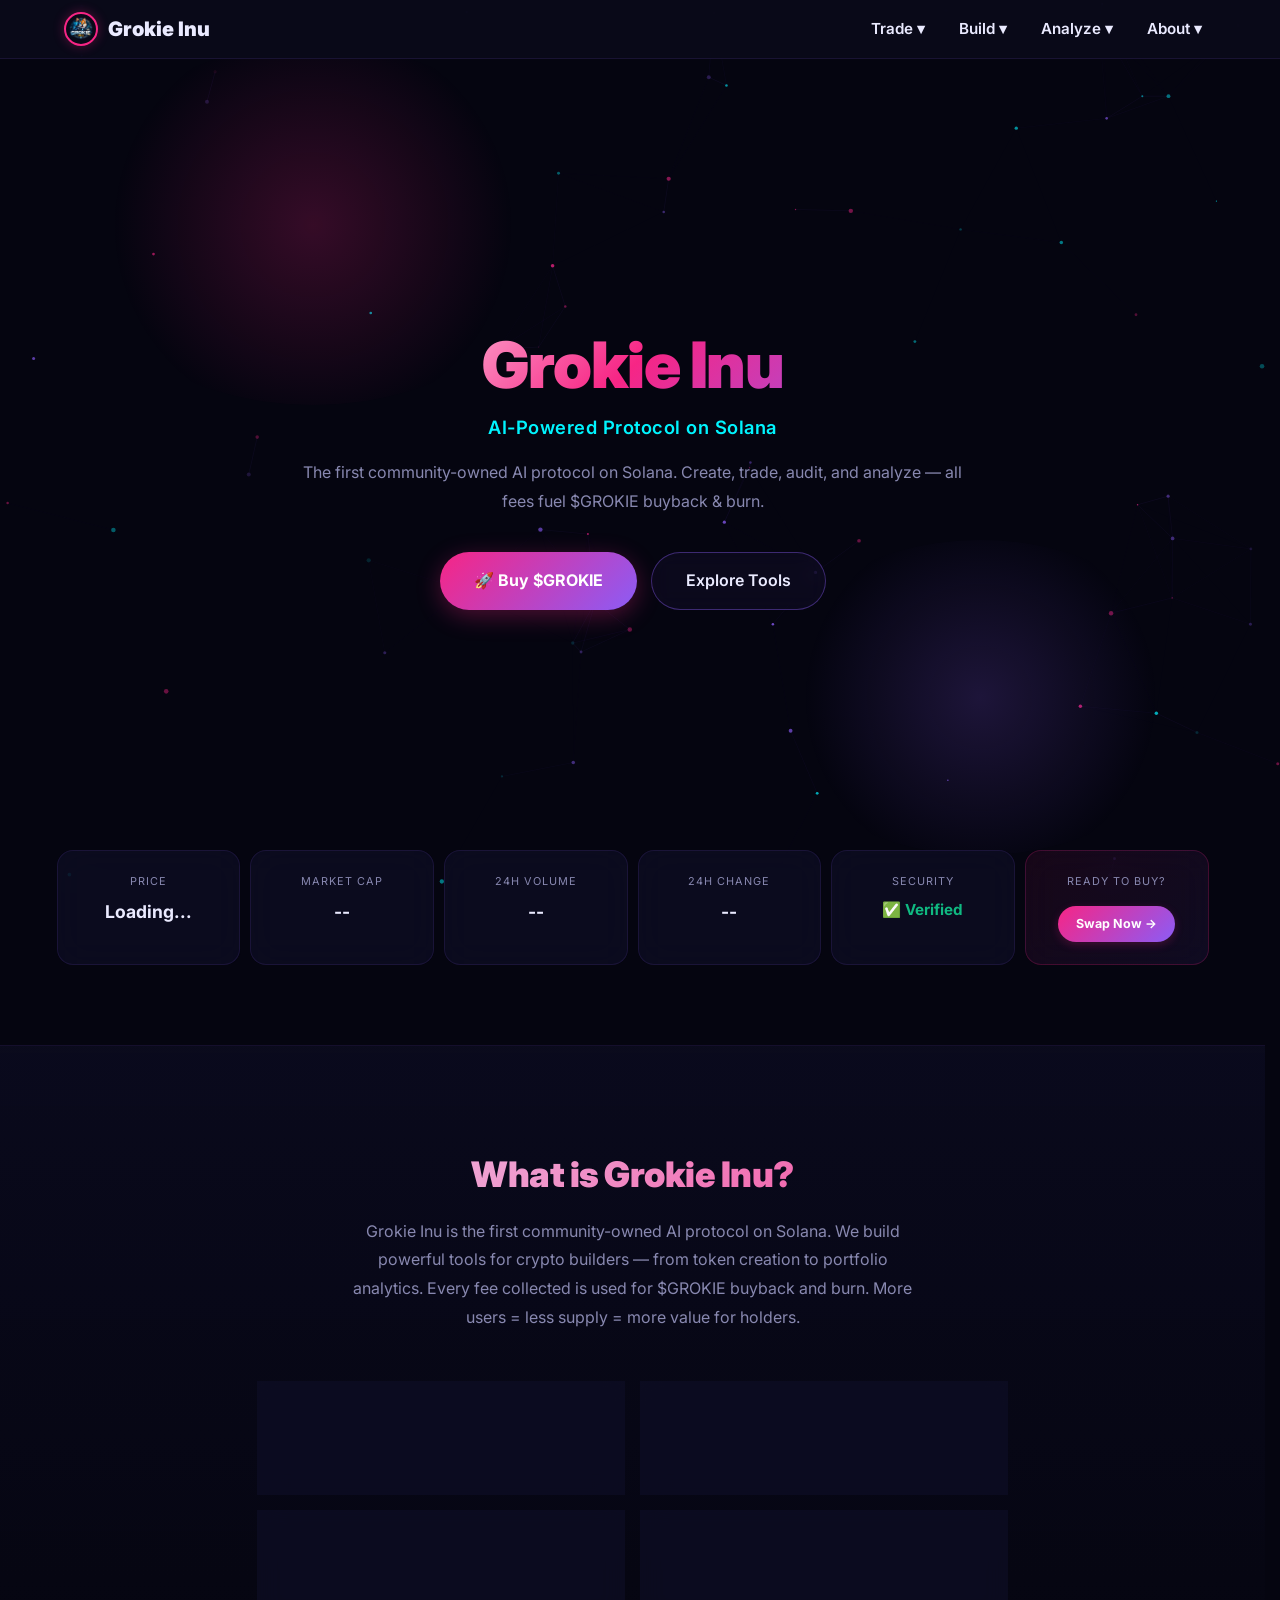
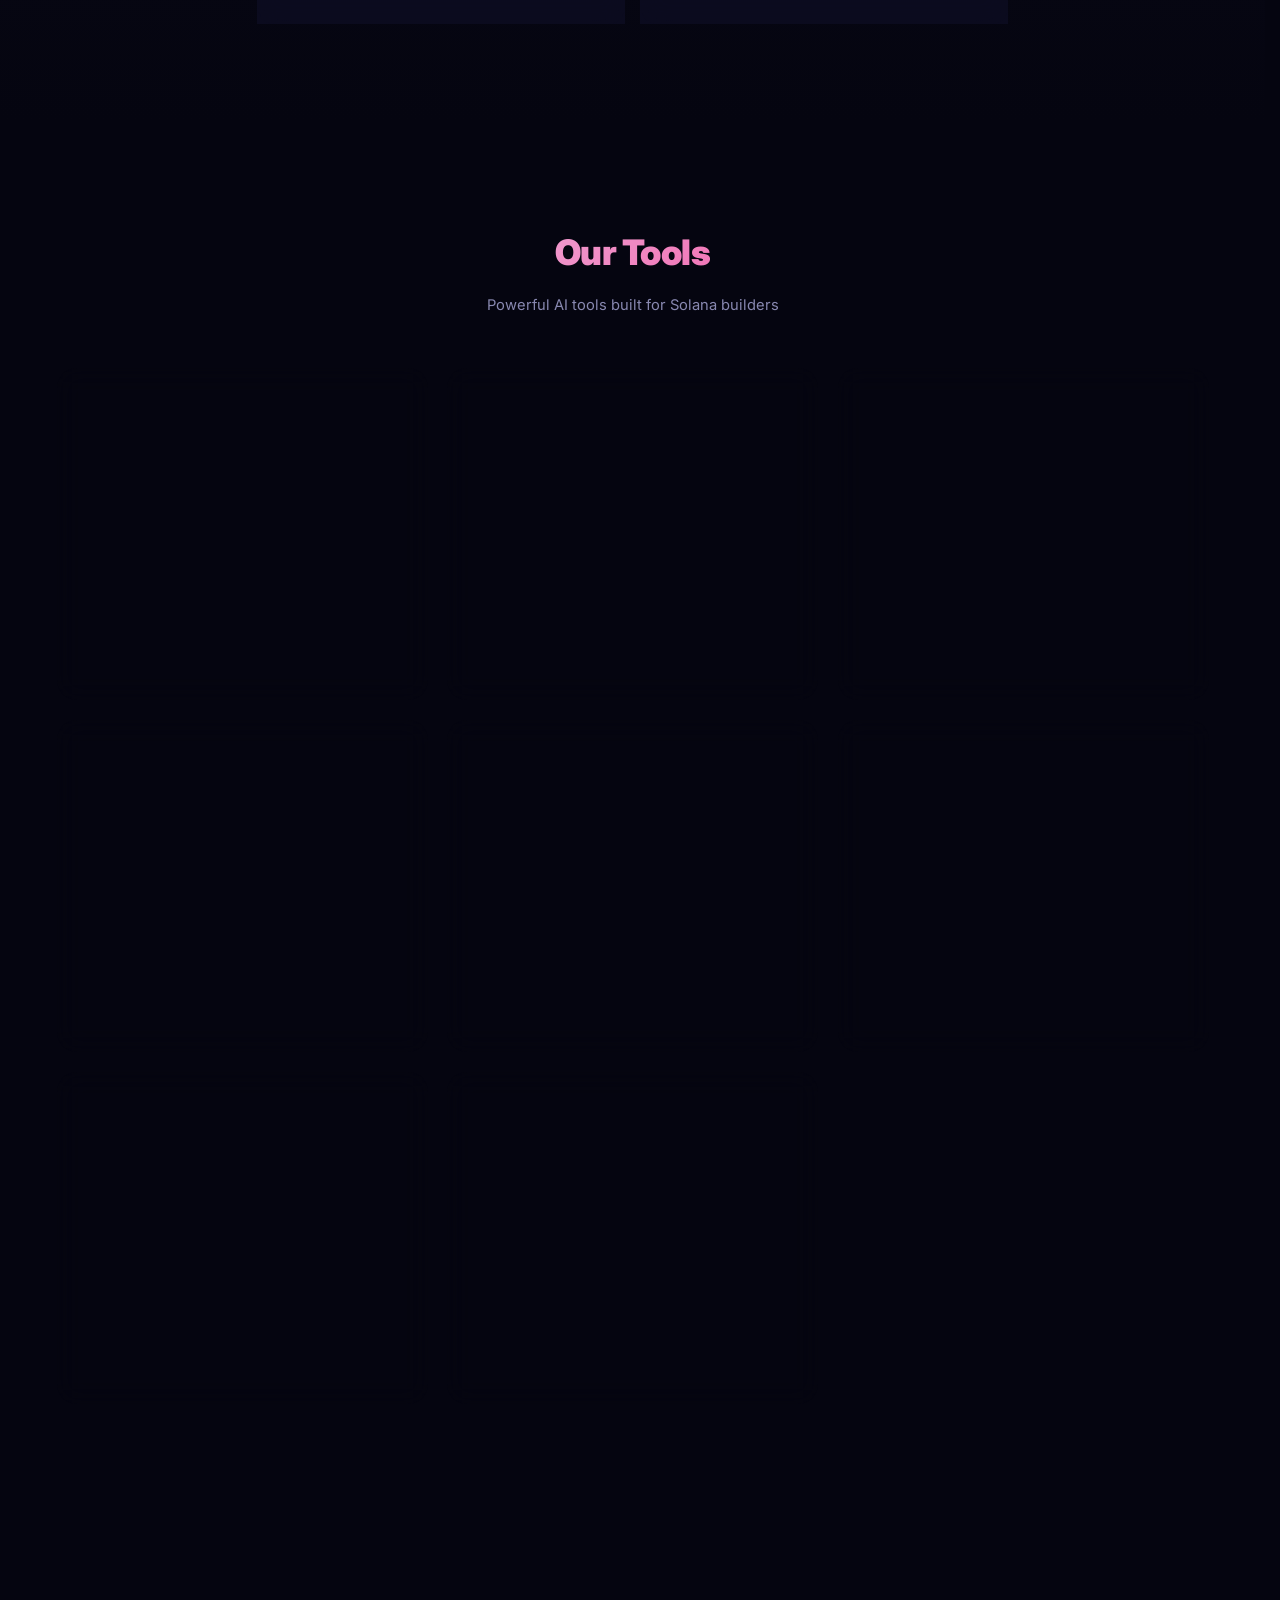
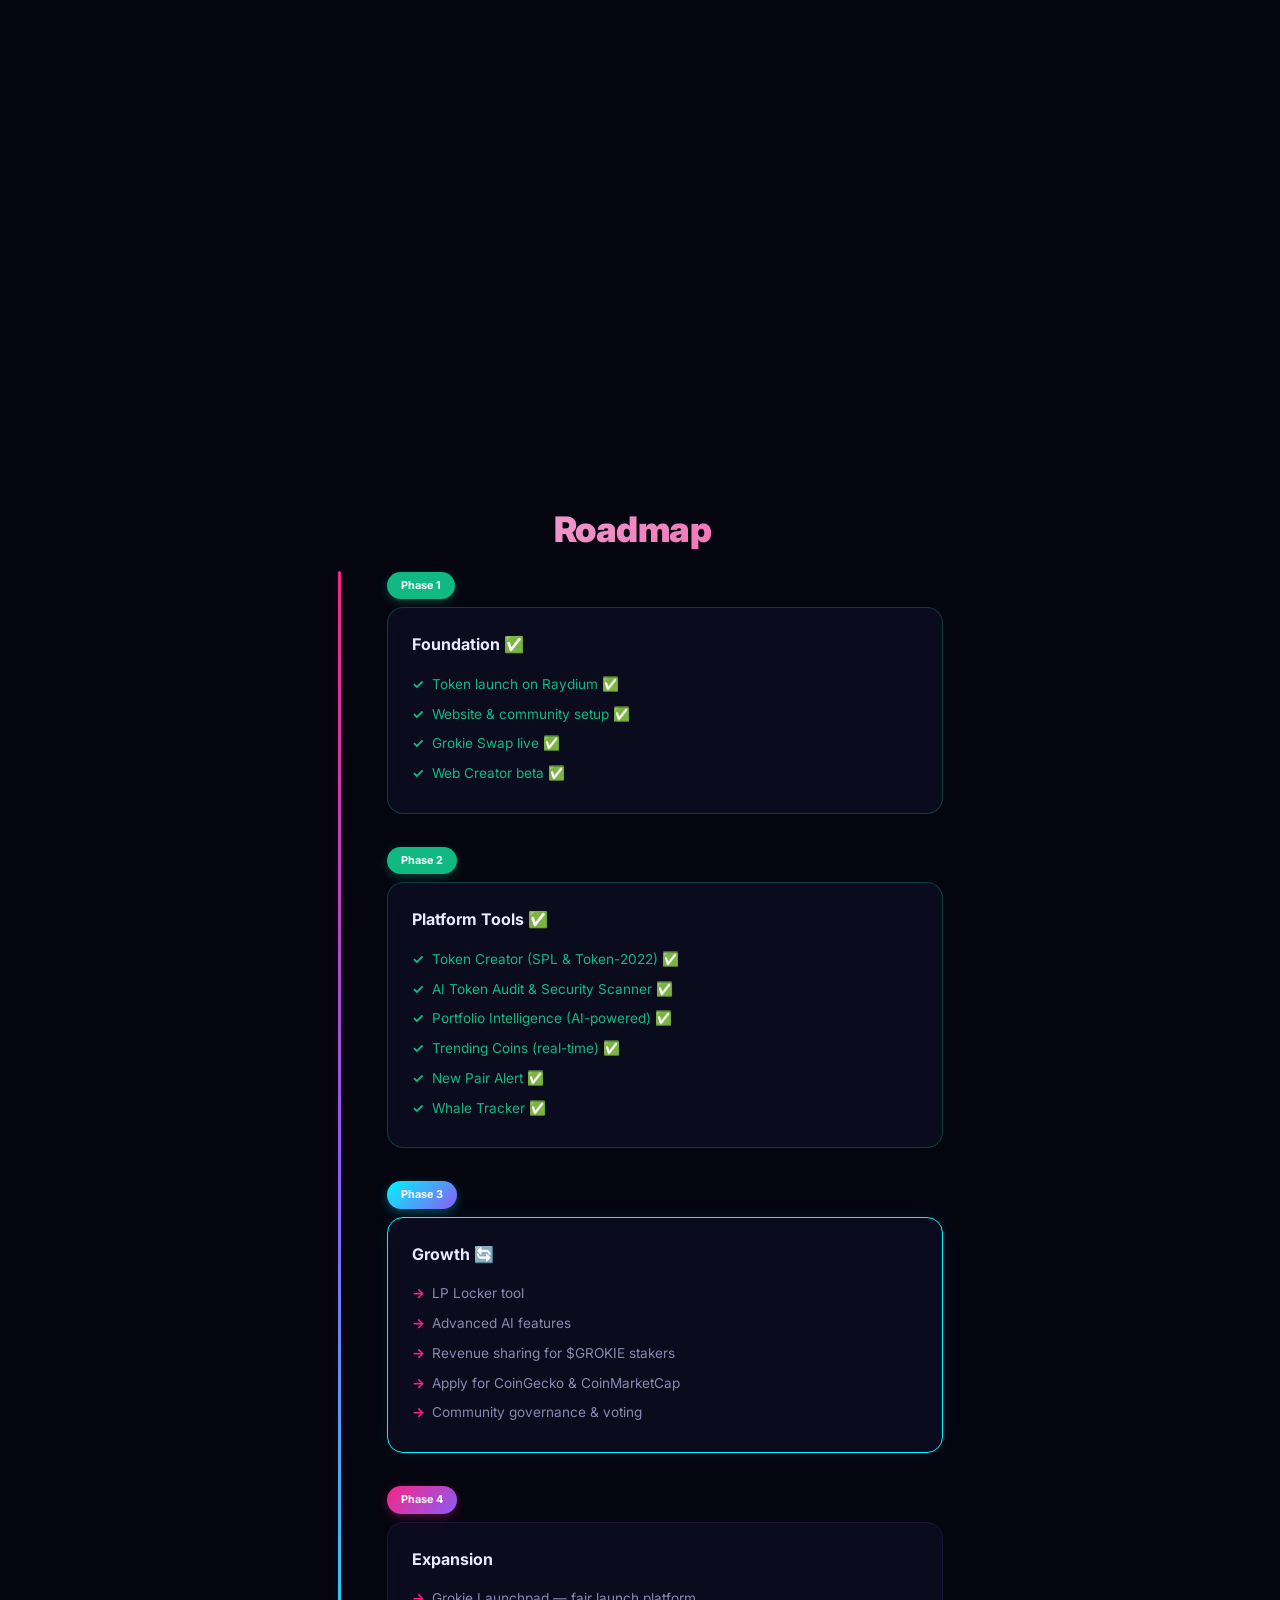
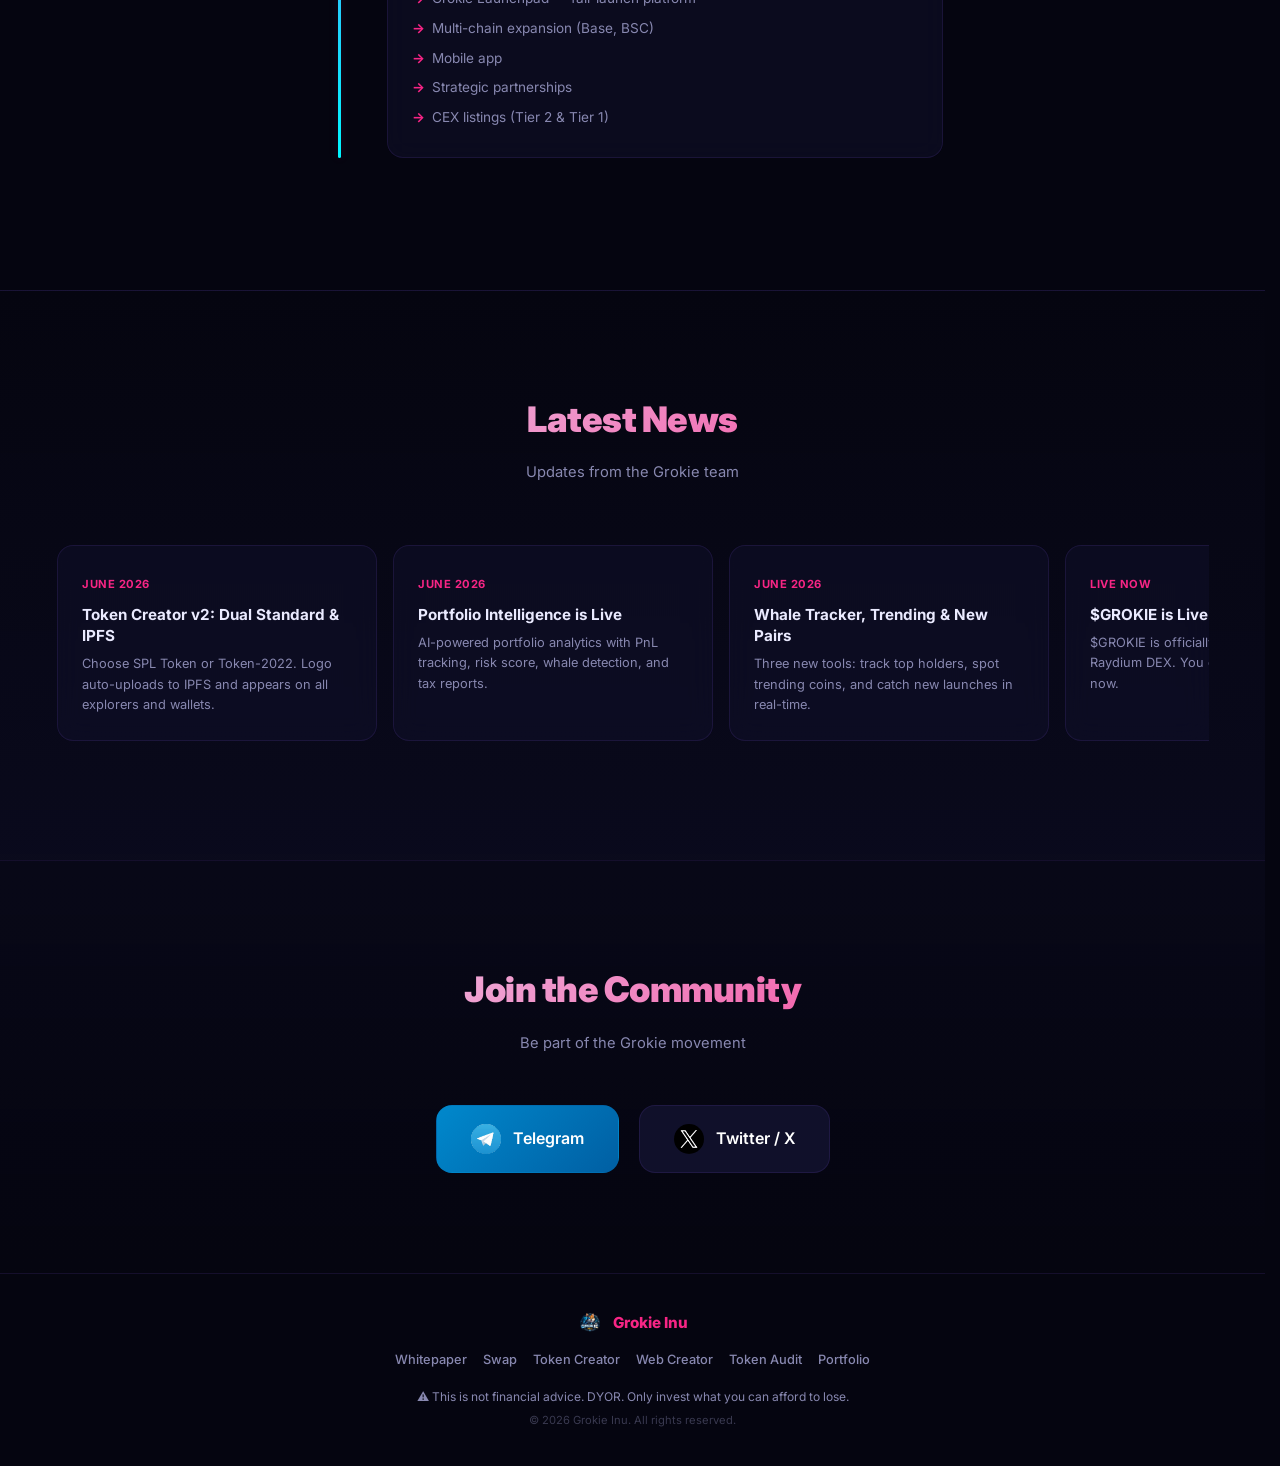
<file: index.html>
<!DOCTYPE html>
<html lang="en">
<head>
    <meta charset="UTF-8">
    <meta name="viewport" content="width=device-width, initial-scale=1.0">
    <meta name="description" content="Grokie Inu - Community-owned AI protocol on Solana. Swap, Create Tokens, Build Websites, Audit Smart Contracts, and Track Portfolios.">
    <title>Grokie Inu — AI-Powered Solana Protocol</title>
    <link rel="icon" type="image/png" href="assets/images/grokie-inu.png">
    <link href="https://fonts.googleapis.com/css2?family=Inter:wght@300;400;500;600;700;800;900&display=swap" rel="stylesheet">
    <link rel="stylesheet" href="assets/css/style.css">
</head>
<body>
    <!-- Animated Background -->
    <canvas id="bgCanvas"></canvas>

    <!-- Navigation -->
    <nav class="navbar">
        <div class="container nav-container">
            <a href="#" class="logo">
                <img src="assets/images/grokie-inu.png" alt="Grokie Inu" class="logo-img">
                Grokie Inu
            </a>
            <ul class="nav-links">
                <li class="nav-dropdown">
                    <a href="#" class="nav-dropdown-toggle">Trade ▾</a>
                    <ul class="nav-dropdown-menu">
                        <li><a href="swap.html">🔄 Grokie Swap</a></li>
                        <li><a href="trending.html">🔥 Trending Coins</a></li>
                        <li><a href="new-pairs.html">⚡ New Pair Alert</a></li>
                    </ul>
                </li>
                <li class="nav-dropdown">
                    <a href="#" class="nav-dropdown-toggle">Build ▾</a>
                    <ul class="nav-dropdown-menu">
                        <li><a href="ai-engine.html">🌐 Web Creator</a></li>
                        <li><a href="token-creator.html">🪙 Token Creator</a></li>
                    </ul>
                </li>
                <li class="nav-dropdown">
                    <a href="#" class="nav-dropdown-toggle">Analyze ▾</a>
                    <ul class="nav-dropdown-menu">
                        <li><a href="token-audit.html">🛡️ Token Audit</a></li>
                        <li><a href="portfolio.html">📊 Portfolio Intelligence</a></li>
                        <li><a href="whale-tracker.html">🐋 Whale Tracker</a></li>
                    </ul>
                </li>
                <li class="nav-dropdown">
                    <a href="#" class="nav-dropdown-toggle">About ▾</a>
                    <ul class="nav-dropdown-menu">
                        <li><a href="#about">What is Grokie</a></li>
                        <li><a href="#tokenomics">Tokenomics</a></li>
                        <li><a href="#roadmap">Roadmap</a></li>
                        <li><a href="whitepaper.html">📄 Whitepaper</a></li>
                        <li><a href="#community">Community</a></li>
                    </ul>
                </li>
            </ul>
            <button class="mobile-menu-btn" id="mobileMenuBtn">☰</button>
        </div>
    </nav>

    <!-- Hero -->
    <section class="hero" id="hero">
        <div class="container">
            <div class="hero-content">
                <h1>Grokie Inu</h1>
                <p class="hero-tagline">AI-Powered Protocol on Solana</p>
                <p class="hero-desc">The first community-owned AI protocol on Solana. Create, trade, audit, and analyze — all fees fuel $GROKIE buyback & burn.</p>
                <div class="hero-btns">
                    <a href="swap.html" class="btn-primary">🚀 Buy $GROKIE</a>
                    <a href="#tools" class="btn-secondary">Explore Tools</a>
                </div>
            </div>
        </div>
    </section>

    <!-- Live Stats -->
    <section class="stats-section" id="stats">
        <div class="container">
            <div class="stats-grid">
                <div class="stat-card">
                    <span class="stat-label">Price</span>
                    <span class="stat-value" id="livePrice">Loading...</span>
                </div>
                <div class="stat-card">
                    <span class="stat-label">Market Cap</span>
                    <span class="stat-value" id="liveMcap">--</span>
                </div>
                <div class="stat-card">
                    <span class="stat-label">24h Volume</span>
                    <span class="stat-value" id="liveVolume">--</span>
                </div>
                <div class="stat-card">
                    <span class="stat-label">24h Change</span>
                    <span class="stat-value" id="liveChange">--</span>
                </div>
                <div class="stat-card">
                    <span class="stat-label">Security</span>
                    <span class="stat-value trust">✅ Verified</span>
                </div>
                <div class="stat-card stat-cta">
                    <span class="stat-label">Ready to Buy?</span>
                    <a href="swap.html" class="stat-btn">Swap Now →</a>
                </div>
            </div>
        </div>
    </section>

    <!-- About -->
    <section class="about-section" id="about">
        <div class="container">
            <h2>What is Grokie Inu?</h2>
            <p class="section-desc">Grokie Inu is the first community-owned AI protocol on Solana. We build powerful tools for crypto builders — from token creation to portfolio analytics. Every fee collected is used for $GROKIE buyback and burn. More users = less supply = more value for holders.</p>
            <div class="about-highlights">
                <div class="highlight">
                    <span>🔥</span>
                    <div><strong>Buyback & Burn</strong><p>All platform fees used to buy and burn $GROKIE</p></div>
                </div>
                <div class="highlight">
                    <span>🤖</span>
                    <div><strong>AI-Powered</strong><p>Real AI integrated into every tool we build</p></div>
                </div>
                <div class="highlight">
                    <span>👥</span>
                    <div><strong>Community-Owned</strong><p>No VC, no presale — 100% community driven</p></div>
                </div>
                <div class="highlight">
                    <span>⚡</span>
                    <div><strong>Built on Solana</strong><p>Lightning fast, low fees, scalable infrastructure</p></div>
                </div>
            </div>
        </div>
    </section>

    <!-- Tools -->
    <section class="tools-section" id="tools">
        <div class="container">
            <h2>Our Tools</h2>
            <p class="section-subtitle">Powerful AI tools built for Solana builders</p>
            <div class="tools-grid">
                <a href="swap.html" class="tool-card">
                    <img src="assets/images/grokieswap.png" alt="Grokie Swap">
                    <h3>Grokie Swap</h3>
                    <p>Swap any Solana token instantly with the best rates across all DEXes.</p>
                </a>
                <a href="token-creator.html" class="tool-card">
                    <img src="assets/images/tokencreator.png" alt="Token Creator">
                    <h3>Token Creator</h3>
                    <p>Create your own SPL token on Solana in seconds. No coding required.</p>
                </a>
                <a href="ai-engine.html" class="tool-card">
                    <img src="assets/images/webcreator.png" alt="Web Creator">
                    <h3>Web Creator</h3>
                    <p>Generate a complete crypto project website with AI. Unique every time.</p>
                </a>
                <a href="portfolio.html" class="tool-card">
                    <img src="assets/images/portofoliointeligent.png" alt="Portfolio Intelligence">
                    <h3>Portfolio Intelligence</h3>
                    <p>AI-powered portfolio analytics. Track wallets, PnL, risk score, and tax reports.</p>
                </a>
                <a href="token-audit.html" class="tool-card">
                    <img src="assets/images/tokenaudit.png" alt="Token Audit">
                    <h3>Token Audit</h3>
                    <p>Instant AI security audit for any Solana token. Detect rugs before they happen.</p>
                </a>
                <a href="trending.html" class="tool-card">
                    <img src="assets/images/trendingcoin.png" alt="Trending Coins">
                    <h3>Trending Coins</h3>
                    <p>Real-time trending Solana tokens with highest gains. Auto-refreshes every 10 seconds.</p>
                </a>
                <a href="new-pairs.html" class="tool-card">
                    <img src="assets/images/newpair.png" alt="New Pair Alert">
                    <h3>New Pair Alert</h3>
                    <p>Live feed of newly launched Solana tokens. Filter by liquidity, catch launches early.</p>
                </a>
                <a href="whale-tracker.html" class="tool-card">
                    <img src="assets/images/whaletracker.png" alt="Whale Tracker">
                    <h3>Whale Tracker</h3>
                    <p>Track top holders and whale activity for any Solana token in real-time.</p>
                </a>
            </div>
        </div>
    </section>

    <!-- Tokenomics -->
    <section class="tokenomics-section" id="tokenomics">
        <div class="container">
            <h2>Tokenomics</h2>
            <div class="tokenomics-grid">
                <div class="token-item">
                    <div class="token-icon">💰</div>
                    <h3>Total Supply</h3>
                    <p>1,000,000,000 $GROKIE</p>
                </div>
                <div class="token-item">
                    <div class="token-icon">🔥</div>
                    <h3>Burn Mechanism</h3>
                    <p>All platform fees → buyback & burn</p>
                </div>
                <div class="token-item">
                    <div class="token-icon">📊</div>
                    <h3>Tax</h3>
                    <p>2% buy / 2% sell</p>
                </div>
                <div class="token-item">
                    <div class="token-icon">🔒</div>
                    <h3>LP</h3>
                    <p>Liquidity locked</p>
                </div>
                <div class="token-item">
                    <div class="token-icon">🚫</div>
                    <h3>No Presale</h3>
                    <p>Fair launch — everyone equal</p>
                </div>
                <div class="token-item">
                    <div class="token-icon">⛓️</div>
                    <h3>Network</h3>
                    <p>Solana (Token-2022)</p>
                </div>
            </div>
        </div>
    </section>

    <!-- Roadmap -->
    <section class="roadmap-section" id="roadmap">
        <div class="container">
            <h2>Roadmap</h2>
            <div class="roadmap-timeline">
                <div class="roadmap-item done">
                    <div class="roadmap-marker">Phase 1</div>
                    <div class="roadmap-card">
                        <h3>Foundation ✅</h3>
                        <ul>
                            <li class="done">Token launch on Raydium ✅</li>
                            <li class="done">Website & community setup ✅</li>
                            <li class="done">Grokie Swap live ✅</li>
                            <li class="done">Web Creator beta ✅</li>
                        </ul>
                    </div>
                </div>
                <div class="roadmap-item done">
                    <div class="roadmap-marker">Phase 2</div>
                    <div class="roadmap-card">
                        <h3>Platform Tools ✅</h3>
                        <ul>
                            <li class="done">Token Creator (SPL & Token-2022) ✅</li>
                            <li class="done">AI Token Audit & Security Scanner ✅</li>
                            <li class="done">Portfolio Intelligence (AI-powered) ✅</li>
                            <li class="done">Trending Coins (real-time) ✅</li>
                            <li class="done">New Pair Alert ✅</li>
                            <li class="done">Whale Tracker ✅</li>
                        </ul>
                    </div>
                </div>
                <div class="roadmap-item active">
                    <div class="roadmap-marker">Phase 3</div>
                    <div class="roadmap-card">
                        <h3>Growth 🔄</h3>
                        <ul>
                            <li>LP Locker tool</li>
                            <li>Advanced AI features</li>
                            <li>Revenue sharing for $GROKIE stakers</li>
                            <li>Apply for CoinGecko & CoinMarketCap</li>
                            <li>Community governance & voting</li>
                        </ul>
                    </div>
                </div>
                <div class="roadmap-item">
                    <div class="roadmap-marker">Phase 4</div>
                    <div class="roadmap-card">
                        <h3>Expansion</h3>
                        <ul>
                            <li>Grokie Launchpad — fair launch platform</li>
                            <li>Multi-chain expansion (Base, BSC)</li>
                            <li>Mobile app</li>
                            <li>Strategic partnerships</li>
                            <li>CEX listings (Tier 2 & Tier 1)</li>
                        </ul>
                    </div>
                </div>
            </div>
        </div>
    </section>

    <!-- News / Blog -->
    <section class="news-section" id="news">
        <div class="container">
            <h2>Latest News</h2>
            <p class="section-subtitle">Updates from the Grokie team</p>
            <div class="news-carousel-wrapper">
                <div class="news-carousel" id="newsCarousel">
                    <a href="blog/blog-token-creator-v2.html" class="news-card">
                        <span class="news-date">June 2026</span>
                        <h3>Token Creator v2: Dual Standard & IPFS</h3>
                        <p>Choose SPL Token or Token-2022. Logo auto-uploads to IPFS and appears on all explorers and wallets.</p>
                    </a>
                    <a href="blog/blog-portfolio-intelligence.html" class="news-card">
                        <span class="news-date">June 2026</span>
                        <h3>Portfolio Intelligence is Live</h3>
                        <p>AI-powered portfolio analytics with PnL tracking, risk score, whale detection, and tax reports.</p>
                    </a>
                    <a href="blog/blog-whale-tracker-trending.html" class="news-card">
                        <span class="news-date">June 2026</span>
                        <h3>Whale Tracker, Trending & New Pairs</h3>
                        <p>Three new tools: track top holders, spot trending coins, and catch new launches in real-time.</p>
                    </a>
                    <a href="blog/blog-live-on-raydium.html" class="news-card">
                        <span class="news-date">Live Now</span>
                        <h3>$GROKIE is Live on Raydium</h3>
                        <p>$GROKIE is officially live and trading on Raydium DEX. You can buy and sell right now.</p>
                    </a>
                    <a href="blog/blog-ai-engine-beta.html" class="news-card">
                        <span class="news-date">May 2026</span>
                        <h3>AI Engine Beta is Live</h3>
                        <p>The beta version of our Web Creator is now available. Generate crypto project websites for free.</p>
                    </a>
                    <a href="blog/blog-website-launched.html" class="news-card">
                        <span class="news-date">May 2026</span>
                        <h3>Grokie Inu Website Launched</h3>
                        <p>The official website is live with all tools, tokenomics, and roadmap information.</p>
                    </a>
                </div>
                <div class="news-carousel-dots" id="carouselDots"></div>
            </div>
        </div>
    </section>

    <!-- Community -->
    <section class="community-section" id="community">
        <div class="container">
            <h2>Join the Community</h2>
            <p class="section-subtitle">Be part of the Grokie movement</p>
            <div class="community-links">
                <a href="https://t.me/grokieinucom" target="_blank" class="community-btn tg">
                    <img src="assets/images/telegram.jpg" alt="Telegram">
                    <span>Telegram</span>
                </a>
                <a href="https://x.com/grokieinu1" target="_blank" class="community-btn tw">
                    <img src="assets/images/twiter.png" alt="Twitter">
                    <span>Twitter / X</span>
                </a>
            </div>
        </div>
    </section>

    <!-- Footer -->
    <footer class="footer">
        <div class="container">
            <div class="footer-inner">
                <div class="footer-brand">
                    <img src="assets/images/grokie-inu.png" alt="Grokie Inu">
                    <span>Grokie Inu</span>
                </div>
                <div class="footer-links">
                    <a href="whitepaper.html">Whitepaper</a>
                    <a href="swap.html">Swap</a>
                    <a href="token-creator.html">Token Creator</a>
                    <a href="ai-engine.html">Web Creator</a>
                    <a href="token-audit.html">Token Audit</a>
                    <a href="portfolio.html">Portfolio</a>
                </div>
                <p class="footer-disclaimer">⚠️ This is not financial advice. DYOR. Only invest what you can afford to lose.</p>
                <p class="footer-copy">&copy; 2026 Grokie Inu. All rights reserved.</p>
            </div>
        </div>
    </footer>

    <script src="assets/js/keys.js"></script>
    <script src="assets/js/script.js"></script>
</body>
</html>
</file>
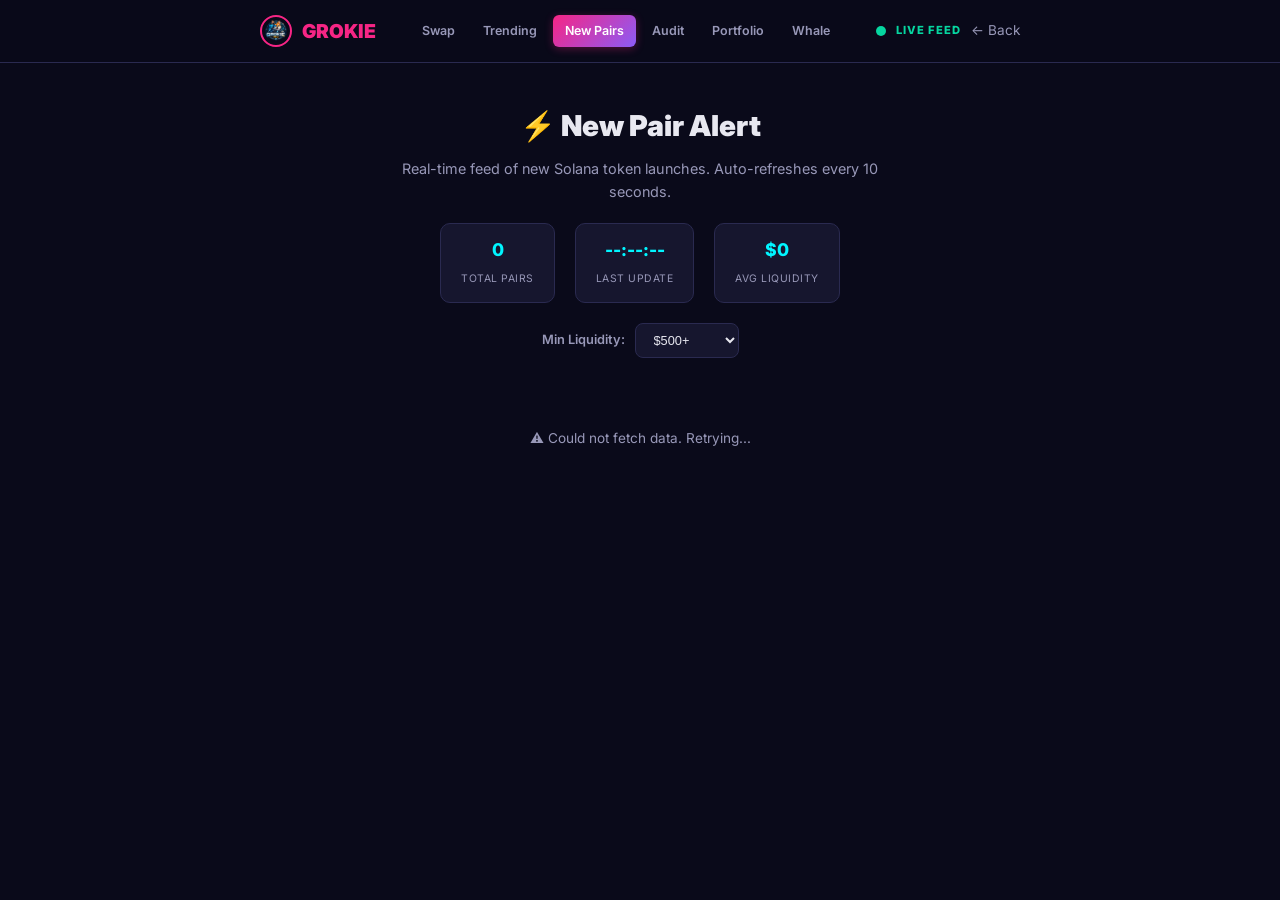
<file: new-pairs.html>
<!DOCTYPE html>
<html lang="en">
<head>
    <meta charset="UTF-8">
    <meta name="viewport" content="width=device-width, initial-scale=1.0">
    <meta name="description" content="Live feed of newly launched Solana tokens. Filter by liquidity and catch new pairs within minutes of creation.">
    <title>New Pair Alert | Grokie Inu</title>
    <link rel="icon" href="assets/images/grokie-inu.png">
    <link href="https://fonts.googleapis.com/css2?family=Inter:wght@400;500;600;700;800;900&display=swap" rel="stylesheet">
    <link rel="stylesheet" href="assets/css/new-pairs.css">
</head>
<body>
    <header class="header">
        <div class="header-inner">
            <a href="index.html" class="logo">
                <img src="assets/images/grokie-inu.png" alt="Grokie Inu">
                GROKIE
            </a>
            <nav class="tool-nav">
                <a href="swap.html">Swap</a>
                <a href="trending.html">Trending</a>
                <a href="new-pairs.html" class="active">New Pairs</a>
                <a href="token-audit.html">Audit</a>
                <a href="portfolio.html">Portfolio</a>
                <a href="whale-tracker.html">Whale</a>
            </nav>
            <div class="header-right">
                <span class="live-pulse"></span>
                <span class="live-label">LIVE FEED</span>
                <a href="index.html" class="back-btn">← Back</a>
            </div>
        </div>
    </header>

    <section class="hero">
        <h1>⚡ New Pair Alert</h1>
        <p>Real-time feed of new Solana token launches. Auto-refreshes every 10 seconds.</p>
    </section>

    <div class="container">
        <!-- Stats Bar -->
        <div class="stats-bar">
            <div class="stat-item">
                <span class="stat-num" id="statTotal">0</span>
                <span class="stat-lbl">Total Pairs</span>
            </div>
            <div class="stat-item">
                <span class="stat-num" id="statLast">--:--:--</span>
                <span class="stat-lbl">Last Update</span>
            </div>
            <div class="stat-item">
                <span class="stat-num" id="statLiq">$0</span>
                <span class="stat-lbl">Avg Liquidity</span>
            </div>
        </div>

        <!-- Filter -->
        <div class="filter-row">
            <span class="filter-label">Min Liquidity:</span>
            <select id="minLiqFilter" onchange="renderPairs()">
                <option value="500" selected>$500+</option>
                <option value="0">All</option>
                <option value="1000">$1,000+</option>
                <option value="5000">$5,000+</option>
                <option value="10000">$10,000+</option>
            </select>
        </div>

        <!-- Feed -->
        <div class="feed" id="pairFeed"></div>

        <!-- Empty State -->
        <div class="empty-state" id="emptyState" style="display:none">
            <p>🔍 No new pairs found matching your filter. Try lowering the minimum liquidity.</p>
        </div>

        <!-- Loading -->
        <div class="loading-state" id="loadingState">
            <div class="spinner"></div>
            <p>Scanning for new pairs...</p>
        </div>
    </div>

    <script src="assets/js/new-pairs.js"></script>
</body>
</html>
</file>
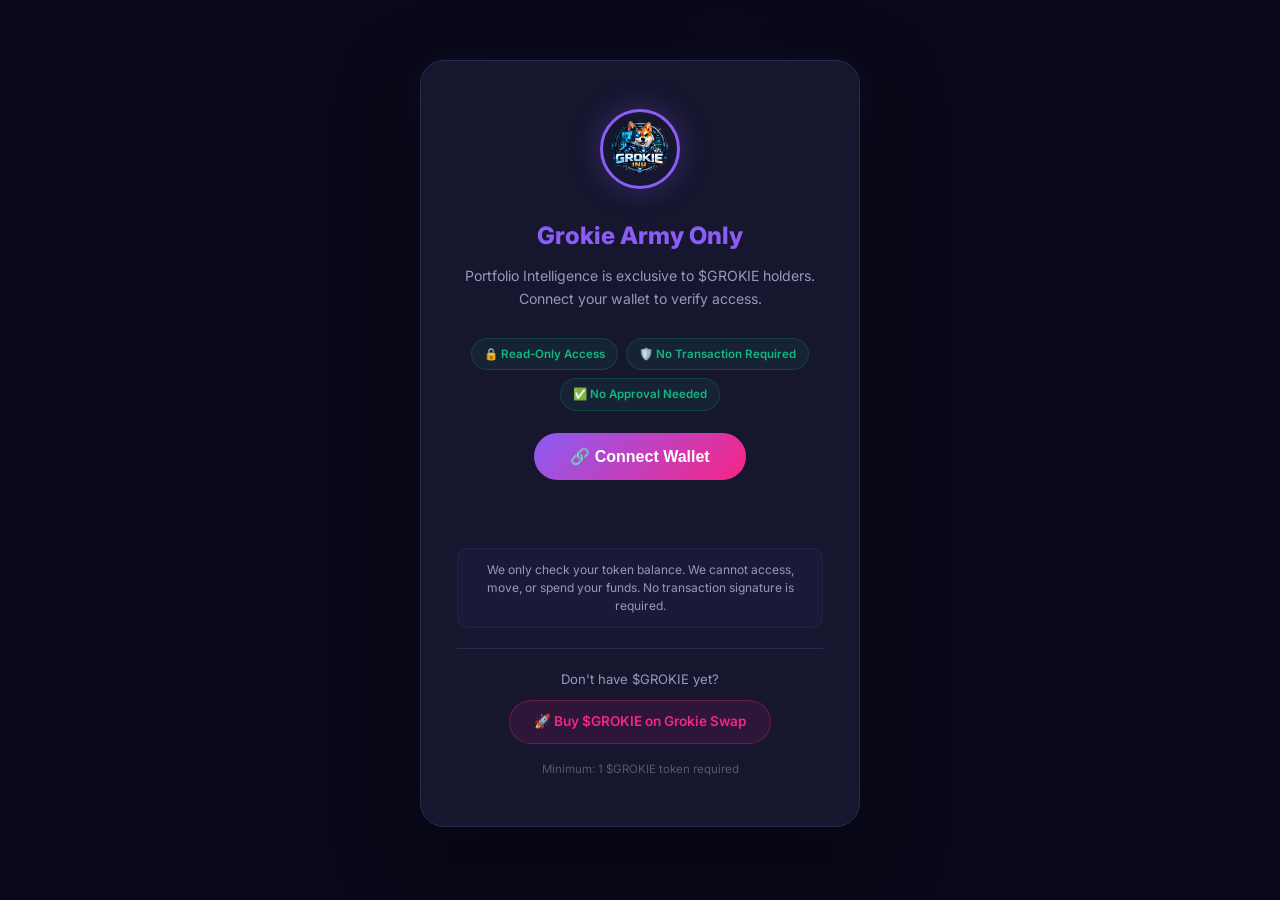
<file: portfolio.html>
<!DOCTYPE html>
<html lang="en">
<head>
    <meta charset="UTF-8">
    <meta name="viewport" content="width=device-width, initial-scale=1.0">
    <meta name="description" content="Grokie Portfolio Intelligence — AI-powered Solana portfolio analytics. Track wallets, analyze PnL, detect whales, and generate tax reports.">
    <title>Portfolio Intelligence | Grokie Inu</title>
    <link rel="icon" href="assets/images/grokie-inu.png">
    <link href="https://fonts.googleapis.com/css2?family=Inter:wght@300;400;500;600;700;800;900&display=swap" rel="stylesheet">
    <link rel="stylesheet" href="assets/css/portfolio.css">
</head>
<body>
    <!-- Header -->
    <header class="header">
        <div class="header-inner">
            <a href="index.html" class="logo">
                <img src="assets/images/grokie-inu.png" alt="Grokie Inu">
                GROKIE
            </a>
            <nav class="tool-nav">
                <a href="swap.html">Swap</a>
                <a href="trending.html">Trending</a>
                <a href="token-audit.html">Audit</a>
                <a href="portfolio.html" class="active">Portfolio</a>
                <a href="whale-tracker.html">Whale</a>
            </nav>
            <nav class="header-nav">
                <a href="#dashboard" class="nav-link active" data-tab="dashboard">Dashboard</a>
                <a href="#holdings" class="nav-link" data-tab="holdings">Holdings</a>
                <a href="#pnl" class="nav-link" data-tab="pnl">PnL</a>
                <a href="#whale" class="nav-link" data-tab="whale">Whale Activity</a>
                <a href="#ai-insights" class="nav-link" data-tab="ai-insights">AI Insights</a>
                <a href="#tax" class="nav-link" data-tab="tax">Tax Report</a>
            </nav>
            <a href="index.html" class="back-btn">← Back</a>
        </div>
    </header>

    <!-- Token Gate Overlay -->
    <div class="token-gate" id="tokenGate">
        <div class="token-gate-content">
            <img src="assets/images/grokie-inu.png" alt="Grokie Inu" class="gate-logo">
            <h2>Grokie Army Only</h2>
            <p class="gate-desc">Portfolio Intelligence is exclusive to $GROKIE holders. Connect your wallet to verify access.</p>
            <div class="gate-security">
                <div class="security-badge">🔒 Read-Only Access</div>
                <div class="security-badge">🛡️ No Transaction Required</div>
                <div class="security-badge">✅ No Approval Needed</div>
            </div>
            <button id="gateConnectBtn" class="gate-connect-btn">🔗 Connect Wallet</button>
            <div class="gate-status" id="gateStatus"></div>
            <p class="gate-trust-note">We only check your token balance. We cannot access, move, or spend your funds. No transaction signature is required.</p>
            <div class="gate-info">
                <p>Don't have $GROKIE yet?</p>
                <a href="swap.html" class="gate-buy-btn">🚀 Buy $GROKIE on Grokie Swap</a>
            </div>
            <p class="gate-note">Minimum: 1 $GROKIE token required</p>
        </div>
    </div>

    <!-- Mobile Nav -->
    <div class="mobile-nav" id="mobileNav">
        <a href="#dashboard" class="mobile-nav-link active" data-tab="dashboard">📊 Dashboard</a>
        <a href="#holdings" class="mobile-nav-link" data-tab="holdings">💰 Holdings</a>
        <a href="#pnl" class="mobile-nav-link" data-tab="pnl">📈 PnL</a>
        <a href="#whale" class="mobile-nav-link" data-tab="whale">🐋 Whale</a>
        <a href="#ai-insights" class="mobile-nav-link" data-tab="ai-insights">🤖 AI</a>
        <a href="#tax" class="mobile-nav-link" data-tab="tax">📄 Tax</a>
    </div>

    <!-- Main Content -->
    <main class="main">
        <!-- Wallet Input Section -->
        <section class="wallet-section">
            <div class="wallet-input-wrapper">
                <div class="wallet-input-box">
                    <span class="wallet-icon">🔍</span>
                    <input type="text" id="walletInput" placeholder="Enter Solana wallet address..." autocomplete="off">
                    <button id="trackBtn" class="track-btn">Track</button>
                </div>
                <p class="wallet-hint">Your verified $GROKIE wallet is used automatically</p>
            </div>
        </section>

        <!-- Dashboard Tab -->
        <section class="tab-content active" id="tab-dashboard">
            <!-- Portfolio Overview Cards -->
            <div class="stats-grid">
                <div class="stat-card">
                    <div class="stat-icon">💎</div>
                    <div class="stat-info">
                        <span class="stat-label">Total Value</span>
                        <span class="stat-value" id="totalValue">$0.00</span>
                    </div>
                </div>
                <div class="stat-card">
                    <div class="stat-icon">📈</div>
                    <div class="stat-info">
                        <span class="stat-label">24h Change</span>
                        <span class="stat-value" id="dailyChange">$0.00</span>
                    </div>
                </div>
                <div class="stat-card">
                    <div class="stat-icon">🪙</div>
                    <div class="stat-info">
                        <span class="stat-label">Token Count</span>
                        <span class="stat-value" id="tokenCount">0</span>
                    </div>
                </div>
                <div class="stat-card">
                    <div class="stat-icon">⚡</div>
                    <div class="stat-info">
                        <span class="stat-label">SOL Balance</span>
                        <span class="stat-value" id="solBalance">0 SOL</span>
                    </div>
                </div>
            </div>

            <!-- Risk Score & Performance -->
            <div class="dashboard-grid">
                <div class="card risk-card">
                    <h3 class="card-title">Risk Score</h3>
                    <div class="risk-meter">
                        <div class="risk-circle" id="riskCircle">
                            <span class="risk-score" id="riskScore">--</span>
                            <span class="risk-label" id="riskLabel">N/A</span>
                        </div>
                    </div>
                    <div class="risk-factors" id="riskFactors">
                        <p class="empty-state">Track a wallet to see risk analysis</p>
                    </div>
                </div>
                <div class="card performance-card">
                    <h3 class="card-title">Trading Performance</h3>
                    <div class="performance-stats" id="performanceStats">
                        <div class="perf-item">
                            <span class="perf-label">Win Rate</span>
                            <span class="perf-value" id="winRate">--%</span>
                        </div>
                        <div class="perf-item">
                            <span class="perf-label">Total Trades</span>
                            <span class="perf-value" id="totalTrades">--</span>
                        </div>
                        <div class="perf-item">
                            <span class="perf-label">Avg Profit</span>
                            <span class="perf-value" id="avgProfit">--</span>
                        </div>
                        <div class="perf-item">
                            <span class="perf-label">Best Trade</span>
                            <span class="perf-value" id="bestTrade">--</span>
                        </div>
                        <div class="perf-item">
                            <span class="perf-label">Worst Trade</span>
                            <span class="perf-value" id="worstTrade">--</span>
                        </div>
                        <div class="perf-item">
                            <span class="perf-label">Avg Hold Time</span>
                            <span class="perf-value" id="avgHoldTime">--</span>
                        </div>
                    </div>
                </div>
            </div>

            <!-- Recent Transactions -->
            <div class="card">
                <h3 class="card-title">Recent Transactions</h3>
                <div class="table-wrapper">
                    <table class="data-table" id="recentTxTable">
                        <thead>
                            <tr>
                                <th>Type</th>
                                <th>Token</th>
                                <th>Amount</th>
                                <th>Value</th>
                                <th>Time</th>
                                <th>TX</th>
                            </tr>
                        </thead>
                        <tbody id="recentTxBody">
                            <tr><td colspan="6" class="empty-state">Track a wallet to see transactions</td></tr>
                        </tbody>
                    </table>
                </div>
            </div>
        </section>

        <!-- Holdings Tab -->
        <section class="tab-content" id="tab-holdings">
            <div class="card">
                <div class="card-header">
                    <h3 class="card-title">Token Holdings</h3>
                    <div class="card-actions">
                        <select id="holdingsSort" class="select-input">
                            <option value="value">Sort by Value</option>
                            <option value="amount">Sort by Amount</option>
                            <option value="change">Sort by 24h Change</option>
                        </select>
                    </div>
                </div>
                <div class="table-wrapper">
                    <table class="data-table">
                        <thead>
                            <tr>
                                <th>Token</th>
                                <th>Balance</th>
                                <th>Price</th>
                                <th>Value</th>
                                <th>24h</th>
                                <th>Allocation</th>
                            </tr>
                        </thead>
                        <tbody id="holdingsBody">
                            <tr><td colspan="6" class="empty-state">Track a wallet to see holdings</td></tr>
                        </tbody>
                    </table>
                </div>
            </div>

            <!-- Allocation Chart -->
            <div class="card">
                <h3 class="card-title">Portfolio Allocation</h3>
                <div class="allocation-chart" id="allocationChart">
                    <p class="empty-state">Track a wallet to see allocation breakdown</p>
                </div>
            </div>
        </section>

        <!-- PnL Tab -->
        <section class="tab-content" id="tab-pnl">
            <div class="stats-grid">
                <div class="stat-card stat-green">
                    <div class="stat-icon">💰</div>
                    <div class="stat-info">
                        <span class="stat-label">Total Realized PnL</span>
                        <span class="stat-value" id="realizedPnl">$0.00</span>
                    </div>
                </div>
                <div class="stat-card stat-blue">
                    <div class="stat-icon">📊</div>
                    <div class="stat-info">
                        <span class="stat-label">Unrealized PnL</span>
                        <span class="stat-value" id="unrealizedPnl">$0.00</span>
                    </div>
                </div>
                <div class="stat-card">
                    <div class="stat-icon">🎯</div>
                    <div class="stat-info">
                        <span class="stat-label">Total ROI</span>
                        <span class="stat-value" id="totalRoi">0%</span>
                    </div>
                </div>
                <div class="stat-card">
                    <div class="stat-icon">📅</div>
                    <div class="stat-info">
                        <span class="stat-label">Monthly PnL</span>
                        <span class="stat-value" id="monthlyPnl">$0.00</span>
                    </div>
                </div>
            </div>

            <div class="card">
                <h3 class="card-title">PnL by Token</h3>
                <div class="table-wrapper">
                    <table class="data-table">
                        <thead>
                            <tr>
                                <th>Token</th>
                                <th>Buy Avg</th>
                                <th>Current Price</th>
                                <th>Realized</th>
                                <th>Unrealized</th>
                                <th>Total PnL</th>
                                <th>ROI</th>
                            </tr>
                        </thead>
                        <tbody id="pnlBody">
                            <tr><td colspan="7" class="empty-state">Track a wallet to see PnL breakdown</td></tr>
                        </tbody>
                    </table>
                </div>
            </div>
        </section>

        <!-- Whale Activity Tab -->
        <section class="tab-content" id="tab-whale">
            <div class="card">
                <div class="card-header">
                    <h3 class="card-title">🐋 Whale Activity Detection</h3>
                    <span class="badge badge-live">Live</span>
                </div>
                <p class="card-desc">Large transactions detected from this wallet or related whale wallets.</p>
                <div class="whale-list" id="whaleList">
                    <p class="empty-state">Track a wallet to detect whale activity</p>
                </div>
            </div>

            <div class="card">
                <h3 class="card-title">Whale Wallet Interactions</h3>
                <div class="table-wrapper">
                    <table class="data-table">
                        <thead>
                            <tr>
                                <th>Whale Wallet</th>
                                <th>Action</th>
                                <th>Token</th>
                                <th>Amount</th>
                                <th>Time</th>
                            </tr>
                        </thead>
                        <tbody id="whaleTableBody">
                            <tr><td colspan="5" class="empty-state">No whale activity detected yet</td></tr>
                        </tbody>
                    </table>
                </div>
            </div>
        </section>

        <!-- AI Insights Tab -->
        <section class="tab-content" id="tab-ai-insights">
            <div class="card ai-card">
                <div class="card-header">
                    <h3 class="card-title">🤖 AI Portfolio Insights</h3>
                    <button id="generateInsightsBtn" class="btn-primary" disabled>Generate Insights</button>
                </div>
                <div class="ai-insights-content" id="aiInsightsContent">
                    <div class="ai-empty">
                        <div class="ai-icon">🧠</div>
                        <h4>AI-Powered Analysis</h4>
                        <p>Track a wallet and click "Generate Insights" to receive AI-powered portfolio recommendations, risk analysis, and optimization strategies.</p>
                    </div>
                </div>
            </div>

            <div class="insights-grid">
                <div class="card mini-card">
                    <h4>📌 Recommendations</h4>
                    <div id="aiRecommendations">
                        <p class="empty-state-sm">No data yet</p>
                    </div>
                </div>
                <div class="card mini-card">
                    <h4>⚠️ Risk Alerts</h4>
                    <div id="aiRiskAlerts">
                        <p class="empty-state-sm">No data yet</p>
                    </div>
                </div>
                <div class="card mini-card">
                    <h4>🔄 Rebalancing</h4>
                    <div id="aiRebalancing">
                        <p class="empty-state-sm">No data yet</p>
                    </div>
                </div>
            </div>
        </section>

        <!-- Tax Report Tab -->
        <section class="tab-content" id="tab-tax">
            <div class="card">
                <div class="card-header">
                    <h3 class="card-title">📄 Tax Report Generator</h3>
                    <div class="card-actions">
                        <select id="taxYear" class="select-input">
                            <option value="2026">2026</option>
                            <option value="2025">2025</option>
                            <option value="2024">2024</option>
                            <option value="2023">2023</option>
                        </select>
                        <button id="generateTaxBtn" class="btn-primary" disabled>Generate Report</button>
                    </div>
                </div>
                <div class="tax-summary" id="taxSummary">
                    <div class="tax-grid">
                        <div class="tax-item">
                            <span class="tax-label">Total Disposals</span>
                            <span class="tax-value" id="taxDisposals">--</span>
                        </div>
                        <div class="tax-item">
                            <span class="tax-label">Short-term Gains</span>
                            <span class="tax-value" id="taxShortGains">--</span>
                        </div>
                        <div class="tax-item">
                            <span class="tax-label">Long-term Gains</span>
                            <span class="tax-value" id="taxLongGains">--</span>
                        </div>
                        <div class="tax-item">
                            <span class="tax-label">Total Losses</span>
                            <span class="tax-value" id="taxLosses">--</span>
                        </div>
                        <div class="tax-item">
                            <span class="tax-label">Net Capital Gains</span>
                            <span class="tax-value" id="taxNetGains">--</span>
                        </div>
                        <div class="tax-item">
                            <span class="tax-label">Estimated Tax</span>
                            <span class="tax-value" id="taxEstimated">--</span>
                        </div>
                    </div>
                </div>
            </div>

            <div class="card">
                <h3 class="card-title">Transaction History (Tax Events)</h3>
                <div class="table-wrapper">
                    <table class="data-table">
                        <thead>
                            <tr>
                                <th>Date</th>
                                <th>Type</th>
                                <th>Token</th>
                                <th>Amount</th>
                                <th>Cost Basis</th>
                                <th>Proceeds</th>
                                <th>Gain/Loss</th>
                            </tr>
                        </thead>
                        <tbody id="taxEventsBody">
                            <tr><td colspan="7" class="empty-state">Generate a tax report to see events</td></tr>
                        </tbody>
                    </table>
                </div>
                <div class="tax-actions">
                    <button id="exportCsvBtn" class="btn-secondary" disabled>📥 Export CSV</button>
                    <button id="exportPdfBtn" class="btn-secondary" disabled>📥 Export PDF</button>
                </div>
            </div>
        </section>
    </main>

    <!-- Toast -->
    <div class="toast" id="toast" style="display:none">
        <span id="toastMsg"></span>
    </div>

    <!-- Loading Overlay -->
    <div class="loading-overlay" id="loadingOverlay" style="display:none">
        <div class="loading-content">
            <div class="loading-spinner"></div>
            <p id="loadingText">Analyzing portfolio...</p>
        </div>
    </div>

    <script src="assets/js/keys.js"></script>
    <script src="assets/js/token-gate.js"></script>
    <script src="assets/js/portfolio.js"></script>
</body>
</html>
</file>
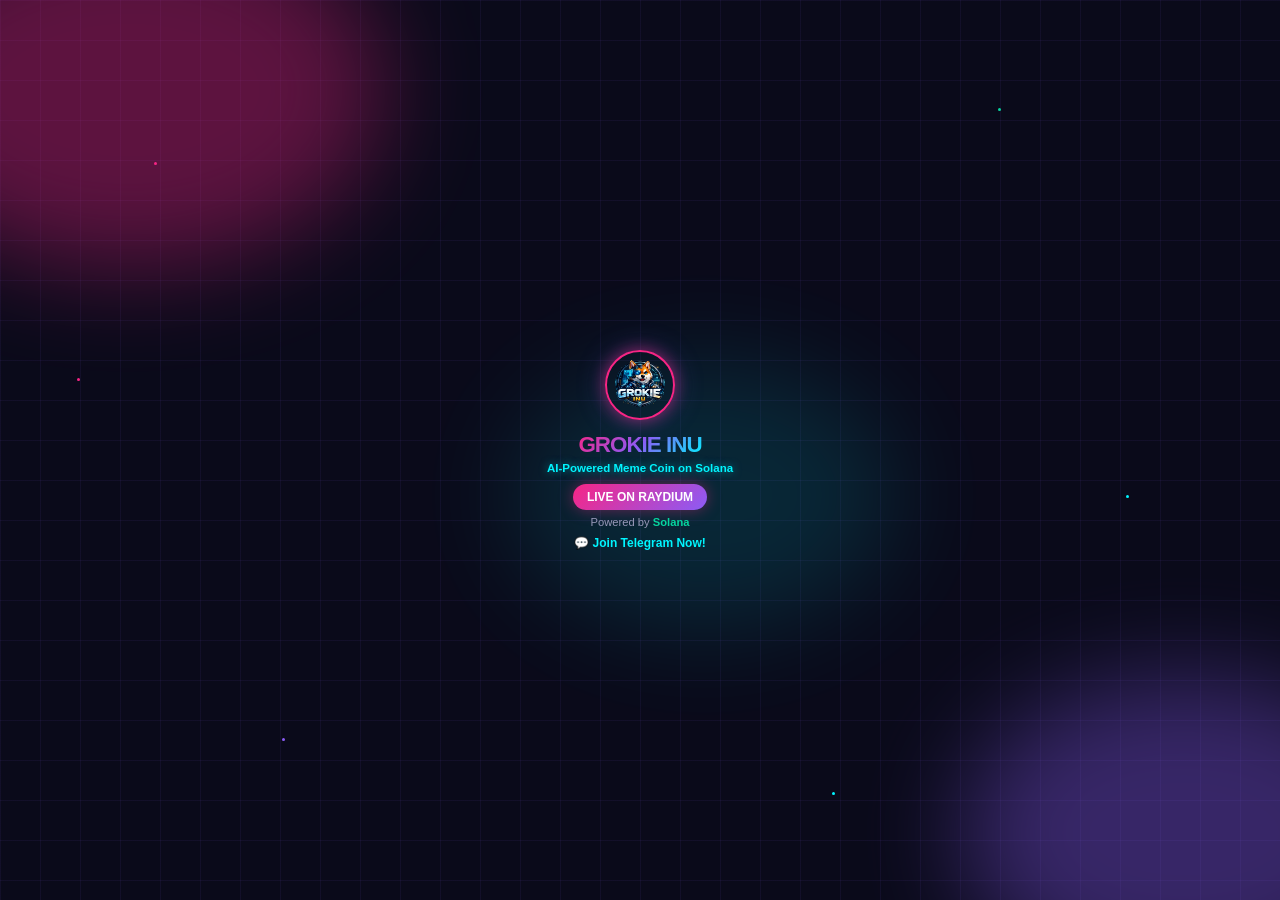
<file: promo-gif.html>
<!DOCTYPE html>
<html lang="en">
<head>
<meta charset="UTF-8">
<title>Grokie Inu Promo</title>
<link rel="icon" type="image/png" href="assets/images/grokie-inu.png">
<style>
*{margin:0;padding:0;box-sizing:border-box}
html,body{width:100%;height:100%;overflow:hidden;background:#0a0a1a;font-family:'Segoe UI',Arial,sans-serif}
.frame{width:100%;height:100%;position:relative;display:flex;flex-direction:column;align-items:center;justify-content:center;overflow:hidden;padding:10px 15px}
.grid-bg{position:absolute;top:-40px;left:-40px;right:-40px;bottom:-40px;background-image:linear-gradient(rgba(139,92,246,.07) 1px,transparent 1px),linear-gradient(90deg,rgba(139,92,246,.07) 1px,transparent 1px);background-size:40px 40px;animation:gridMove 3s linear infinite}
@keyframes gridMove{0%{transform:translate(0,0)}100%{transform:translate(40px,40px)}}
.orb{position:absolute;border-radius:50%;filter:blur(50px)}
.orb-1{width:40%;height:40%;background:#f72585;top:-10%;left:-10%;opacity:.35;animation:orbP 4s ease-in-out infinite}
.orb-2{width:35%;height:35%;background:#8b5cf6;bottom:-10%;right:-10%;opacity:.35;animation:orbP 4s ease-in-out infinite;animation-delay:-2s}
.orb-3{width:30%;height:30%;background:#00f5ff;top:40%;left:40%;opacity:.12;animation:orbP 5s ease-in-out infinite;animation-delay:-1s}
@keyframes orbP{0%,100%{transform:scale(1);opacity:.3}50%{transform:scale(1.3);opacity:.5}}
.particle{position:absolute;width:3px;height:3px;border-radius:50%;animation:pFloat 3.5s ease-in-out infinite}
.p1{background:#f72585;top:18%;left:12%;animation-delay:0s}
.p2{background:#00f5ff;top:55%;left:88%;animation-delay:-.8s}
.p3{background:#8b5cf6;top:82%;left:22%;animation-delay:-1.6s}
.p4{background:#06d6a0;top:12%;left:78%;animation-delay:-.4s}
.p5{background:#f72585;top:42%;left:6%;animation-delay:-1.2s}
.p6{background:#00f5ff;top:88%;left:65%;animation-delay:-2.5s}
@keyframes pFloat{0%,100%{transform:translateY(0) scale(1);opacity:.5}50%{transform:translateY(-15px) scale(1.4);opacity:1}}
.logo-wrap{position:relative;z-index:10;opacity:0;transform:scale(0) rotate(-180deg);animation:logoIn .8s cubic-bezier(.34,1.56,.64,1) .2s forwards}
.logo-wrap img{width:70px;height:70px;border-radius:50%;border:2px solid #f72585;box-shadow:0 0 15px rgba(247,37,133,.5),0 0 30px rgba(139,92,246,.3);animation:logoGlow 2s ease-in-out infinite alternate 1s}
@keyframes logoIn{to{opacity:1;transform:scale(1) rotate(0deg)}}
@keyframes logoGlow{0%{box-shadow:0 0 20px rgba(247,37,133,.5),0 0 40px rgba(139,92,246,.3)}100%{box-shadow:0 0 35px rgba(247,37,133,.8),0 0 60px rgba(139,92,246,.5)}}
.title{position:relative;z-index:10;font-size:1.4rem;font-weight:900;background:linear-gradient(135deg,#f72585,#8b5cf6,#00f5ff);-webkit-background-clip:text;-webkit-text-fill-color:transparent;background-clip:text;margin-top:8px;text-transform:uppercase;letter-spacing:-1px;opacity:0;animation:fadeUp .7s ease-out .6s forwards}
.tagline{position:relative;z-index:10;color:#00f5ff;font-size:.72rem;font-weight:600;margin-top:4px;text-shadow:0 0 8px rgba(0,245,255,.5);opacity:0;animation:fadeUp .7s ease-out .9s forwards}
.badges{position:relative;z-index:10;display:flex;gap:6px;margin-top:10px;opacity:0;animation:fadeUp .7s ease-out 1.2s forwards;flex-wrap:wrap;justify-content:center}
.badge{background:rgba(139,92,246,.2);border:1px solid rgba(139,92,246,.5);color:#e8e8f0;padding:3px 8px;border-radius:50px;font-size:.6rem;font-weight:600;white-space:nowrap}
.launch{position:relative;z-index:10;margin-top:10px;opacity:0;animation:fadeUp .7s ease-out 1.5s forwards}
.launch-text{display:inline-block;background:linear-gradient(135deg,#f72585,#8b5cf6);color:#fff;padding:6px 14px;border-radius:50px;font-weight:800;font-size:.75rem;box-shadow:0 0 15px rgba(247,37,133,.4);animation:launchP 1.5s ease-in-out infinite alternate 2.2s}
@keyframes launchP{0%{box-shadow:0 0 15px rgba(247,37,133,.4);transform:scale(1)}100%{box-shadow:0 0 30px rgba(247,37,133,.8);transform:scale(1.04)}}
.network{position:relative;z-index:10;color:#9898b8;font-size:.7rem;margin-top:6px;opacity:0;animation:fadeUp .7s ease-out 1.8s forwards}
.network strong{color:#06d6a0}
.cta{position:relative;z-index:10;margin-top:8px;color:#00f5ff;font-size:.75rem;font-weight:700;opacity:0;animation:fadeUp .7s ease-out 2.1s forwards,blink 1.2s ease-in-out 3s infinite}
@keyframes fadeUp{from{opacity:0;transform:translateY(12px)}to{opacity:1;transform:translateY(0)}}
@keyframes blink{0%,100%{opacity:1}50%{opacity:.4}}
</style>
</head>
<body>
<div class="frame">
<div class="grid-bg"></div>
<div class="orb orb-1"></div>
<div class="orb orb-2"></div>
<div class="orb orb-3"></div>
<div class="particle p1"></div>
<div class="particle p2"></div>
<div class="particle p3"></div>
<div class="particle p4"></div>
<div class="particle p5"></div>
<div class="particle p6"></div>
<div class="logo-wrap"><img src="assets/images/grokie-inu.png" alt="Grokie Inu"></div>
<div class="title">GROKIE INU</div>
<div class="tagline">AI-Powered Meme Coin on Solana</div>
<div class="launch"><span class="launch-text">LIVE ON RAYDIUM</span></div>
<div class="network">Powered by <strong>Solana</strong></div>
<div class="cta">💬 Join Telegram Now!</div>
</div>
</body>
</html>
</file>
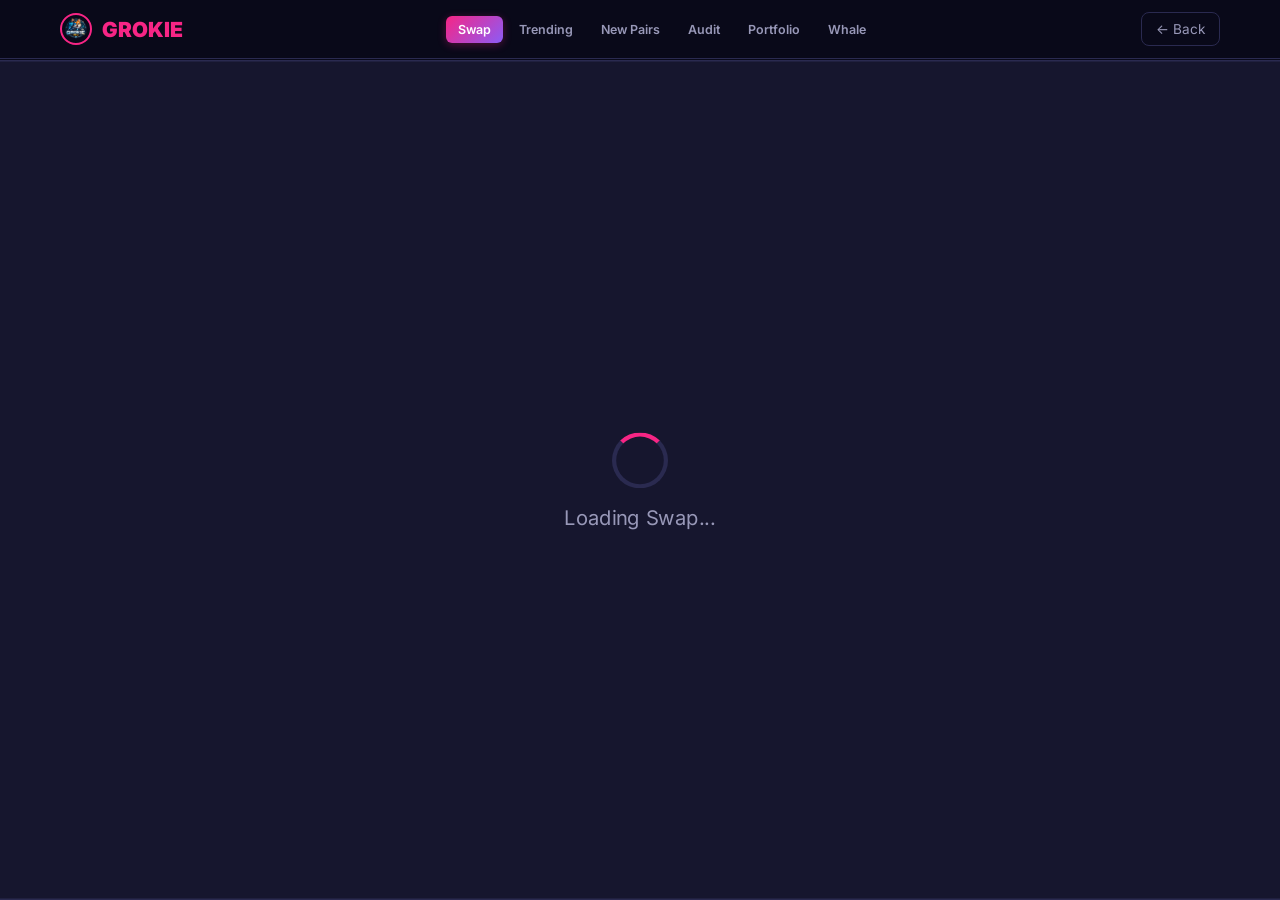
<file: swap.html>
<!DOCTYPE html>
<html lang="en">
<head>
    <meta charset="UTF-8">
    <meta name="viewport" content="width=device-width, initial-scale=1.0">
    <meta name="description" content="Grokie Swap — Swap any Solana token instantly. Best rates across all DEXes.">
    <title>Grokie Swap | Grokie Inu</title>
    <link rel="icon" href="assets/images/grokie-inu.png">
    <link href="https://fonts.googleapis.com/css2?family=Inter:wght@400;500;600;700;800;900&display=swap" rel="stylesheet">
    <link rel="stylesheet" href="assets/css/swap.css">
    <script src="https://plugin.jup.ag/plugin-v1.js" data-preload defer></script>
</head>
<body>
    <header class="header">
        <div class="header-inner">
            <a href="index.html" class="logo">
                <img src="assets/images/grokie-inu.png" alt="Grokie Inu">
                GROKIE
            </a>
            <nav class="tool-nav">
                <a href="swap.html" class="active">Swap</a>
                <a href="trending.html">Trending</a>
                <a href="new-pairs.html">New Pairs</a>
                <a href="token-audit.html">Audit</a>
                <a href="portfolio.html">Portfolio</a>
                <a href="whale-tracker.html">Whale</a>
            </nav>
            <a href="index.html" class="back-btn">← Back</a>
        </div>
    </header>

    <div class="swap-page">
        <!-- Wallet Not Detected Notification -->
        <div class="wallet-notif" id="walletNotif" style="display:none">
            <div class="wallet-notif-content">
                <div class="wallet-notif-icon">🔌</div>
                <h3>Wallet Not Detected</h3>
                <p class="wallet-notif-desc">To perform a swap, you need a Solana wallet connected to your browser.</p>
                <div class="wallet-steps">
                    <div class="wallet-step">
                        <span class="step-number">1</span>
                        <div class="step-info">
                            <strong>Install Wallet Extension</strong>
                            <p>Download and install one of the following wallets:</p>
                            <div class="wallet-links">
                                <a href="https://phantom.app/download" target="_blank" class="wallet-link">
                                    <img src="assets/images/phantom.png" alt="Phantom" width="20" height="20"> Phantom
                                </a>
                                <a href="https://solflare.com/download" target="_blank" class="wallet-link">
                                    <img src="assets/images/Solflare.png" alt="Solflare" width="20" height="20"> Solflare
                                </a>
                            </div>
                        </div>
                    </div>
                    <div class="wallet-step">
                        <span class="step-number">2</span>
                        <div class="step-info">
                            <strong>Create or Import Wallet</strong>
                            <p>Create a new wallet or import an existing one using your seed phrase.</p>
                        </div>
                    </div>
                    <div class="wallet-step">
                        <span class="step-number">3</span>
                        <div class="step-info">
                            <strong>Refresh This Page</strong>
                            <p>After the wallet is installed, refresh this page to start swapping.</p>
                        </div>
                    </div>
                </div>
                <div class="wallet-notif-actions">
                    <button onclick="location.reload()" class="wallet-btn-refresh">↻ Refresh Page</button>
                    <button onclick="dismissWalletNotif()" class="wallet-btn-dismiss">Close</button>
                </div>
            </div>
        </div>

        <div class="swap-widget-wrapper">
            <div id="jupiter-plugin"></div>
            <div class="swap-loading" id="swapLoading">
                <div class="loading-spinner"></div>
                <p>Loading Swap...</p>
            </div>
        </div>
    </div>

    <!-- Toast -->
    <div class="toast" id="toast" style="display:none">
        <span id="toastMsg"></span>
    </div>

    <script src="assets/js/keys.js"></script>
    <script src="assets/js/swap.js"></script>
</body>
</html>
</file>
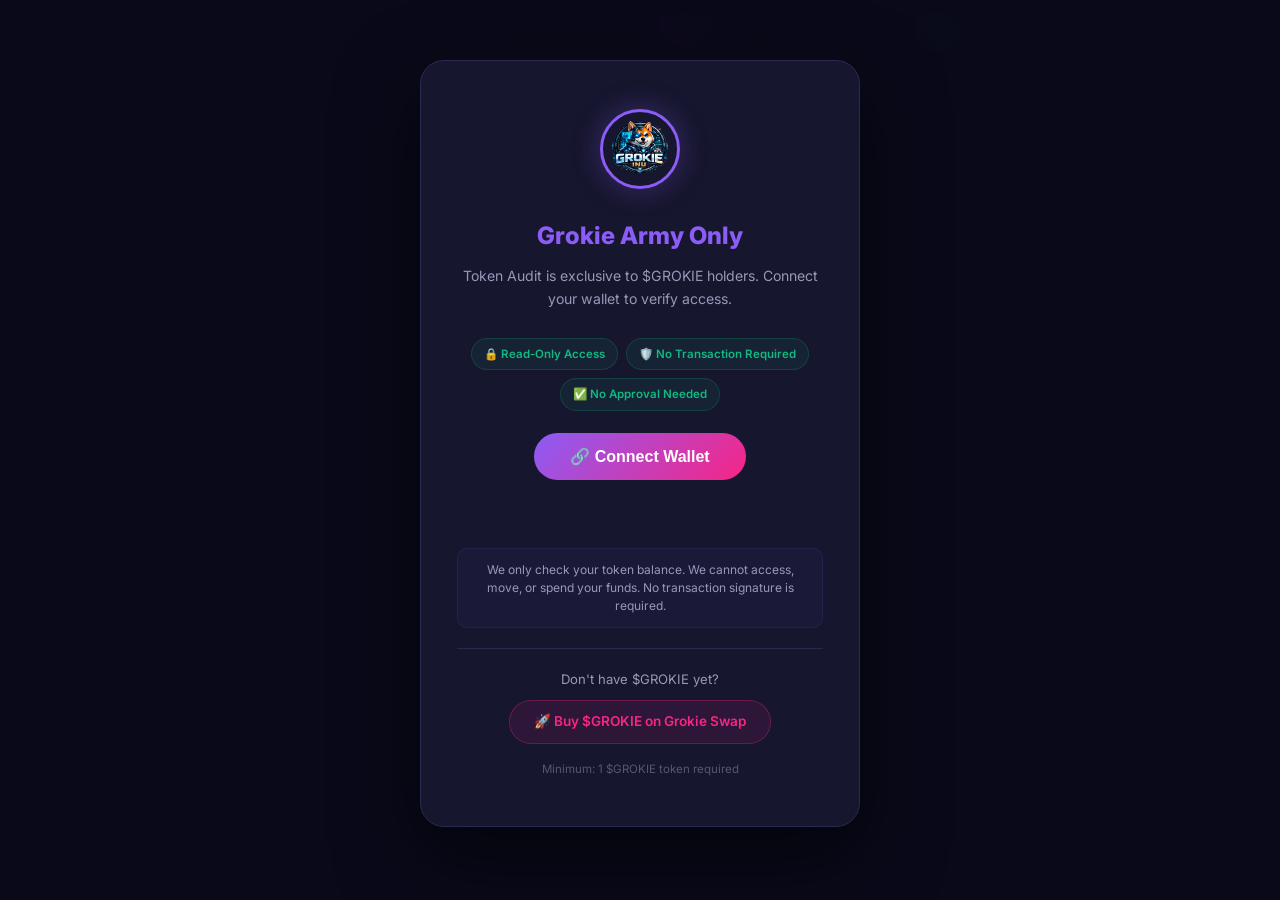
<file: token-audit.html>
<!DOCTYPE html>
<html lang="en">
<head>
    <meta charset="UTF-8">
    <meta name="viewport" content="width=device-width, initial-scale=1.0">
    <meta name="description" content="AI Token Audit — Scan any Solana token for rug pull risks, honeypot traps, and get a trust score. Free security scanner.">
    <title>AI Token Audit | Grokie Inu</title>
    <link rel="icon" href="assets/images/grokie-inu.png">
    <link href="https://fonts.googleapis.com/css2?family=Inter:wght@400;500;600;700;800;900&display=swap" rel="stylesheet">
    <link rel="stylesheet" href="assets/css/token-audit.css">
</head>
<body>
    <header class="header">
        <div class="header-inner">
            <a href="index.html" class="logo">
                <img src="assets/images/grokie-inu.png" alt="Grokie Inu">
                GROKIE
            </a>
            <nav class="tool-nav">
                <a href="swap.html">Swap</a>
                <a href="trending.html">Trending</a>
                <a href="new-pairs.html">New Pairs</a>
                <a href="token-audit.html" class="active">Audit</a>
                <a href="portfolio.html">Portfolio</a>
                <a href="whale-tracker.html">Whale</a>
            </nav>
            <div class="header-right">
                <span class="beta-tag">FREE</span>
                <a href="index.html" class="back-btn">← Back</a>
            </div>
        </div>
    </header>

    <!-- Token Gate Overlay -->
    <div class="token-gate" id="tokenGate">
        <div class="token-gate-content">
            <img src="assets/images/grokie-inu.png" alt="Grokie Inu" class="gate-logo">
            <h2>Grokie Army Only</h2>
            <p class="gate-desc">Token Audit is exclusive to $GROKIE holders. Connect your wallet to verify access.</p>
            <div class="gate-security">
                <div class="security-badge">🔒 Read-Only Access</div>
                <div class="security-badge">🛡️ No Transaction Required</div>
                <div class="security-badge">✅ No Approval Needed</div>
            </div>
            <button id="gateConnectBtn" class="gate-connect-btn">🔗 Connect Wallet</button>
            <div class="gate-status" id="gateStatus"></div>
            <p class="gate-trust-note">We only check your token balance. We cannot access, move, or spend your funds. No transaction signature is required.</p>
            <div class="gate-info">
                <p>Don't have $GROKIE yet?</p>
                <a href="swap.html" class="gate-buy-btn">🚀 Buy $GROKIE on Grokie Swap</a>
            </div>
            <p class="gate-note">Minimum: 1 $GROKIE token required</p>
        </div>
    </div>

    <section class="hero">
        <h1>🛡️ AI Token Audit</h1>
        <p>Scan any Solana token for rug pull risks, honeypot traps, and safety scores. Powered by on-chain analysis.</p>
    </section>

    <div class="container">
        <div class="card">
            <!-- Search -->
            <div class="search-section">
                <label class="search-label">Token Contract Address</label>
                <div class="search-row">
                    <input type="text" id="tokenCA" placeholder="Enter Solana token address..." spellcheck="false">
                    <button class="scan-btn" id="scanBtn" onclick="scanToken()">🔍 Scan</button>
                </div>
                <p class="search-hint">Paste any Solana SPL token mint address to analyze</p>
            </div>

            <!-- Loading -->
            <div class="scan-loading" id="scanLoading">
                <div class="scan-spinner"></div>
                <p>Analyzing token security...</p>
                <ul class="scan-steps">
                    <li id="scanStep1">Fetching mint account data...</li>
                    <li id="scanStep2">Checking supply & holders...</li>
                    <li id="scanStep3">Analyzing authorities...</li>
                    <li id="scanStep4">Getting DEX & liquidity data...</li>
                    <li id="scanStep5">Generating security report...</li>
                </ul>
            </div>

            <!-- Result -->
            <div class="audit-result" id="auditResult">
                <!-- Score -->
                <div class="score-header">
                    <div class="score-circle">
                        <svg viewBox="0 0 120 120">
                            <circle class="score-bg" cx="60" cy="60" r="52"/>
                            <circle class="score-fill" id="scoreFill" cx="60" cy="60" r="52"/>
                        </svg>
                        <span class="score-num" id="scoreNum">0/100</span>
                    </div>
                    <div class="score-meta">
                        <h3 id="scoreLabel">Analyzing...</h3>
                        <p id="scoreSummary"></p>
                    </div>
                </div>

                <!-- Token Info -->
                <div class="audit-section">
                    <h4>📋 Token Information</h4>
                    <div class="info-grid" id="tokenInfo"></div>
                </div>

                <!-- Safety Checks -->
                <div class="audit-section">
                    <h4>🔐 Safety Checks</h4>
                    <div class="checks-list" id="safetyChecks"></div>
                </div>

                <!-- Risk Flags -->
                <div class="audit-section" id="riskSection" style="display:none">
                    <h4>⚠️ Risk Flags</h4>
                    <div class="risk-list" id="riskFlags"></div>
                </div>

                <!-- Holder Analysis -->
                <div class="audit-section">
                    <h4>👥 Holder Distribution</h4>
                    <div class="holder-info" id="holderInfo"></div>
                </div>

                <!-- Disclaimer -->
                <div class="audit-disclaimer">
                    <p><strong>⚠️ Disclaimer:</strong> This audit is for informational purposes only and does not constitute financial advice. Always DYOR (Do Your Own Research). No automated scan can guarantee a token is safe.</p>
                </div>

                <!-- Actions -->
                <div class="audit-actions">
                    <button class="action-btn" onclick="copyReport()">📋 Copy Report</button>
                    <button class="action-btn secondary" onclick="resetAudit()">🔄 Scan Another</button>
                </div>
            </div>

            <!-- Error -->
            <div class="audit-error" id="auditError">
                <div class="error-icon">❌</div>
                <h3 id="errorTitle">Scan Failed</h3>
                <p id="errorMsg">An error occurred while analyzing the token.</p>
                <button onclick="resetAudit()">Try Again</button>
            </div>
        </div>
    </div>

    <script src="assets/js/keys.js"></script>
    <script src="assets/js/token-gate.js"></script>
    <script src="assets/js/token-audit.js"></script>
</body>
</html>
</file>
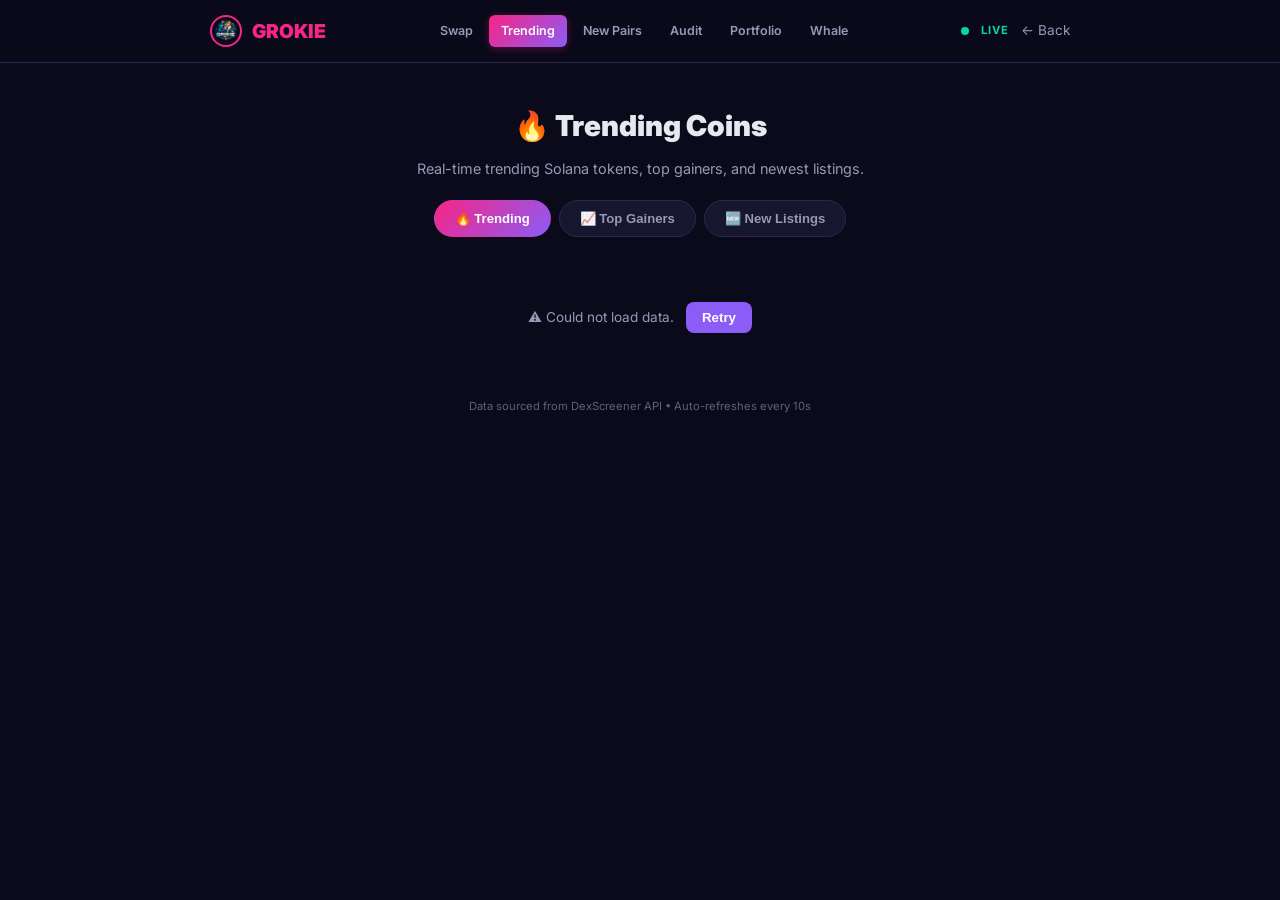
<file: trending.html>
<!DOCTYPE html>
<html lang="en">
<head>
    <meta charset="UTF-8">
    <meta name="viewport" content="width=device-width, initial-scale=1.0">
    <meta name="description" content="Trending Solana tokens — real-time top gainers, new listings, and trending coins. Powered by Grokie Inu.">
    <title>Trending Coins | Grokie Inu</title>
    <link rel="icon" href="assets/images/grokie-inu.png">
    <link href="https://fonts.googleapis.com/css2?family=Inter:wght@400;500;600;700;800;900&display=swap" rel="stylesheet">
    <link rel="stylesheet" href="assets/css/trending.css">
</head>
<body>
    <header class="header">
        <div class="header-inner">
            <a href="index.html" class="logo">
                <img src="assets/images/grokie-inu.png" alt="Grokie Inu">
                GROKIE
            </a>
            <nav class="tool-nav">
                <a href="swap.html">Swap</a>
                <a href="trending.html" class="active">Trending</a>
                <a href="new-pairs.html">New Pairs</a>
                <a href="token-audit.html">Audit</a>
                <a href="portfolio.html">Portfolio</a>
                <a href="whale-tracker.html">Whale</a>
            </nav>
            <div class="header-right">
                <span class="live-dot"></span>
                <span class="live-text">LIVE</span>
                <a href="index.html" class="back-btn">← Back</a>
            </div>
        </div>
    </header>

    <section class="hero">
        <h1>🔥 Trending Coins</h1>
        <p>Real-time trending Solana tokens, top gainers, and newest listings.</p>
    </section>

    <div class="container">
        <!-- Filter Bar -->
        <div class="filter-bar">
            <button class="filter-btn active" id="filterTrending" onclick="setFilter('trending')">🔥 Trending</button>
            <button class="filter-btn" id="filterGainers" onclick="setFilter('gainers')">📈 Top Gainers</button>
            <button class="filter-btn" id="filterNewest" onclick="setFilter('newest')">🆕 New Listings</button>
        </div>

        <!-- Loading -->
        <div class="loading" id="loadingState">
            <div class="spinner"></div>
            <p>Fetching latest data...</p>
        </div>

        <!-- Coin List -->
        <div class="coin-list" id="coinList"></div>

        <!-- Error -->
        <div class="error-state" id="errorState">
            <p>⚠️ Could not load data. <button onclick="loadCurrentTab()">Retry</button></p>
        </div>

        <!-- Data Source -->
        <p class="data-source">Data sourced from DexScreener API • Auto-refreshes every 10s</p>
    </div>

    <script src="assets/js/trending.js"></script>
</body>
</html>
</file>
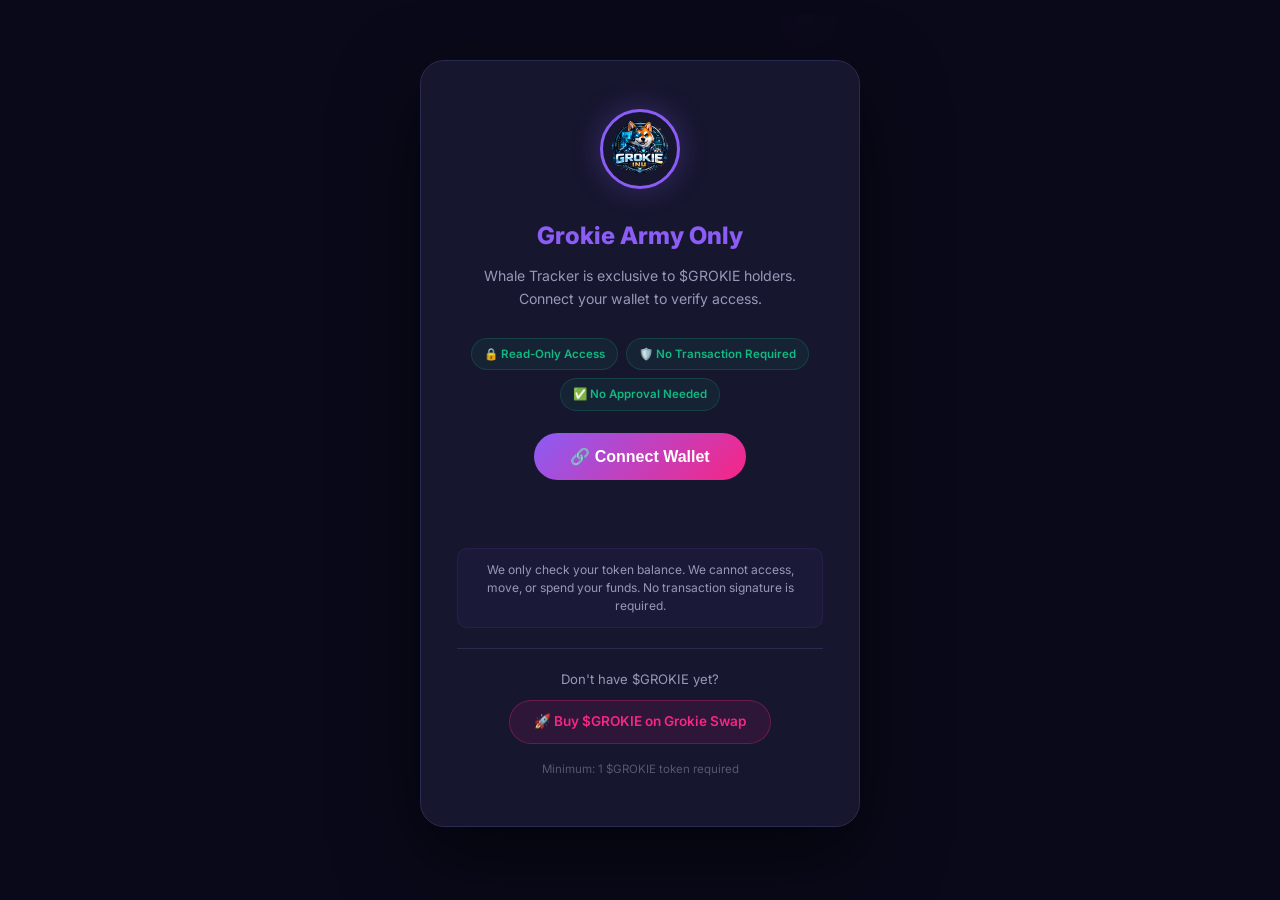
<file: whale-tracker.html>
<!DOCTYPE html>
<html lang="en">
<head>
    <meta charset="UTF-8">
    <meta name="viewport" content="width=device-width, initial-scale=1.0">
    <meta name="description" content="Whale Tracker — Track top holders and whale activity for any Solana token in real-time. Powered by Grokie Inu.">
    <title>Whale Tracker | Grokie Inu</title>
    <link rel="icon" href="assets/images/grokie-inu.png">
    <link href="https://fonts.googleapis.com/css2?family=Inter:wght@400;500;600;700;800;900&display=swap" rel="stylesheet">
    <link rel="stylesheet" href="assets/css/whale-tracker.css">
</head>
<body>
    <header class="header">
        <div class="header-inner">
            <a href="index.html" class="logo">
                <img src="assets/images/grokie-inu.png" alt="Grokie Inu">
                GROKIE
            </a>
            <nav class="tool-nav">
                <a href="swap.html">Swap</a>
                <a href="trending.html">Trending</a>
                <a href="new-pairs.html">New Pairs</a>
                <a href="token-audit.html">Audit</a>
                <a href="portfolio.html">Portfolio</a>
                <a href="whale-tracker.html" class="active">Whale</a>
            </nav>
            <div class="header-right">
                <span class="live-pulse"></span>
                <span class="live-label">TRACKING</span>
                <a href="index.html" class="back-btn">← Back</a>
            </div>
        </div>
    </header>

    <!-- Token Gate Overlay -->
    <div class="token-gate" id="tokenGate">
        <div class="token-gate-content">
            <img src="assets/images/grokie-inu.png" alt="Grokie Inu" class="gate-logo">
            <h2>Grokie Army Only</h2>
            <p class="gate-desc">Whale Tracker is exclusive to $GROKIE holders. Connect your wallet to verify access.</p>
            <div class="gate-security">
                <div class="security-badge">🔒 Read-Only Access</div>
                <div class="security-badge">🛡️ No Transaction Required</div>
                <div class="security-badge">✅ No Approval Needed</div>
            </div>
            <button id="gateConnectBtn" class="gate-connect-btn">🔗 Connect Wallet</button>
            <div class="gate-status" id="gateStatus"></div>
            <p class="gate-trust-note">We only check your token balance. We cannot access, move, or spend your funds. No transaction signature is required.</p>
            <div class="gate-info">
                <p>Don't have $GROKIE yet?</p>
                <a href="swap.html" class="gate-buy-btn">🚀 Buy $GROKIE on Grokie Swap</a>
            </div>
            <p class="gate-note">Minimum: 1 $GROKIE token required</p>
        </div>
    </div>

    <section class="hero">
        <h1>🐋 Whale Tracker</h1>
        <p>Track top holders and whale activity for any Solana token in real-time.</p>
    </section>

    <div class="container">
        <!-- Search -->
        <div class="search-box">
            <input type="text" id="tokenInput" placeholder="Enter Solana token address..." spellcheck="false">
            <button class="scan-btn" onclick="trackToken()">🔍 Track</button>
        </div>

        <!-- Loading -->
        <div class="loading" id="loadingState">
            <div class="spinner"></div>
            <p>Scanning blockchain for whale data...</p>
        </div>

        <!-- Error -->
        <div class="error-state" id="errorState">
            <p id="errorMsg"></p>
            <button onclick="resetTracker()">Try Again</button>
        </div>

        <!-- Results -->
        <div class="results" id="results">
            <!-- Token Header -->
            <div class="token-header" id="tokenHeader"></div>

            <!-- Whale List -->
            <div class="section-label">🐋 Top 10 Holders</div>
            <div class="whale-list" id="whaleList"></div>

            <!-- Activity Feed -->
            <div class="section-label">📊 Recent Whale Activity (24h)</div>
            <div class="activity-feed" id="activityFeed"></div>
        </div>
    </div>

    <script src="assets/js/keys.js"></script>
    <script src="assets/js/token-gate.js"></script>
    <script src="assets/js/whale-tracker.js"></script>
</body>
</html>
</file>
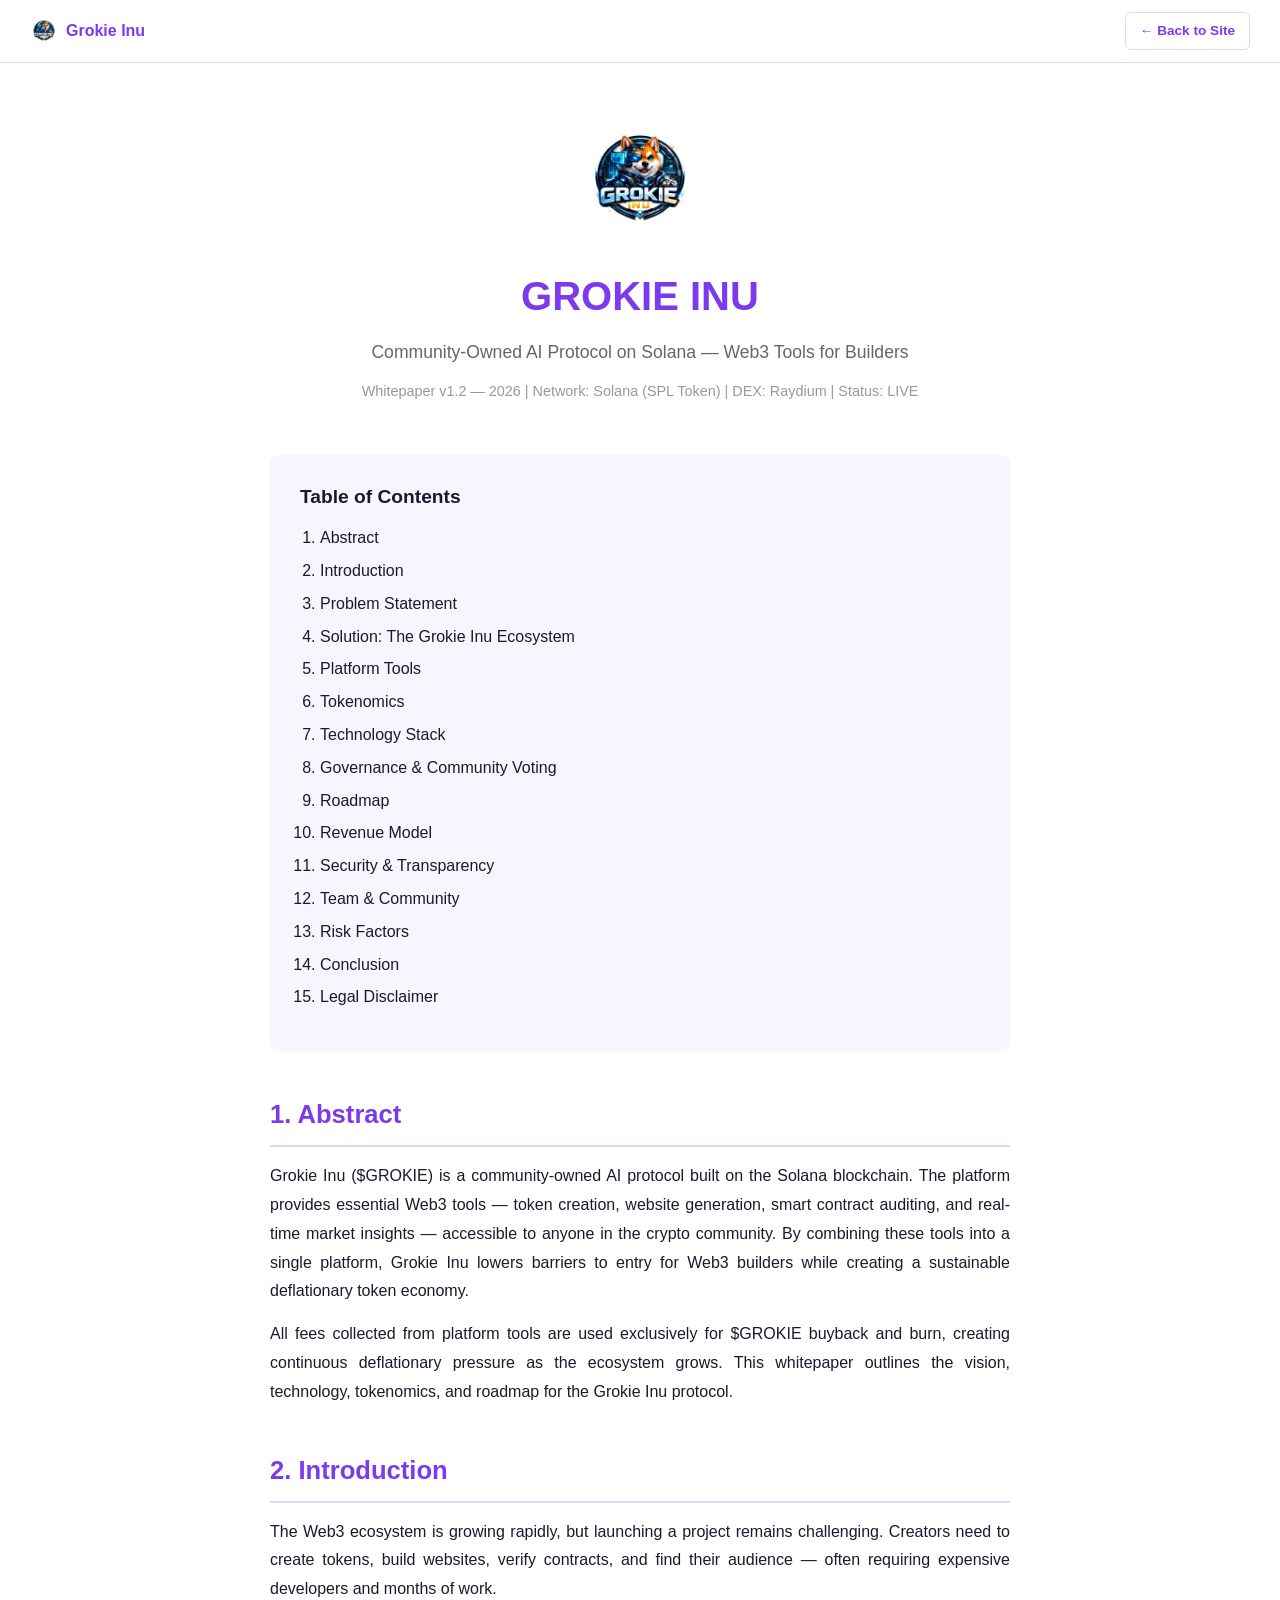
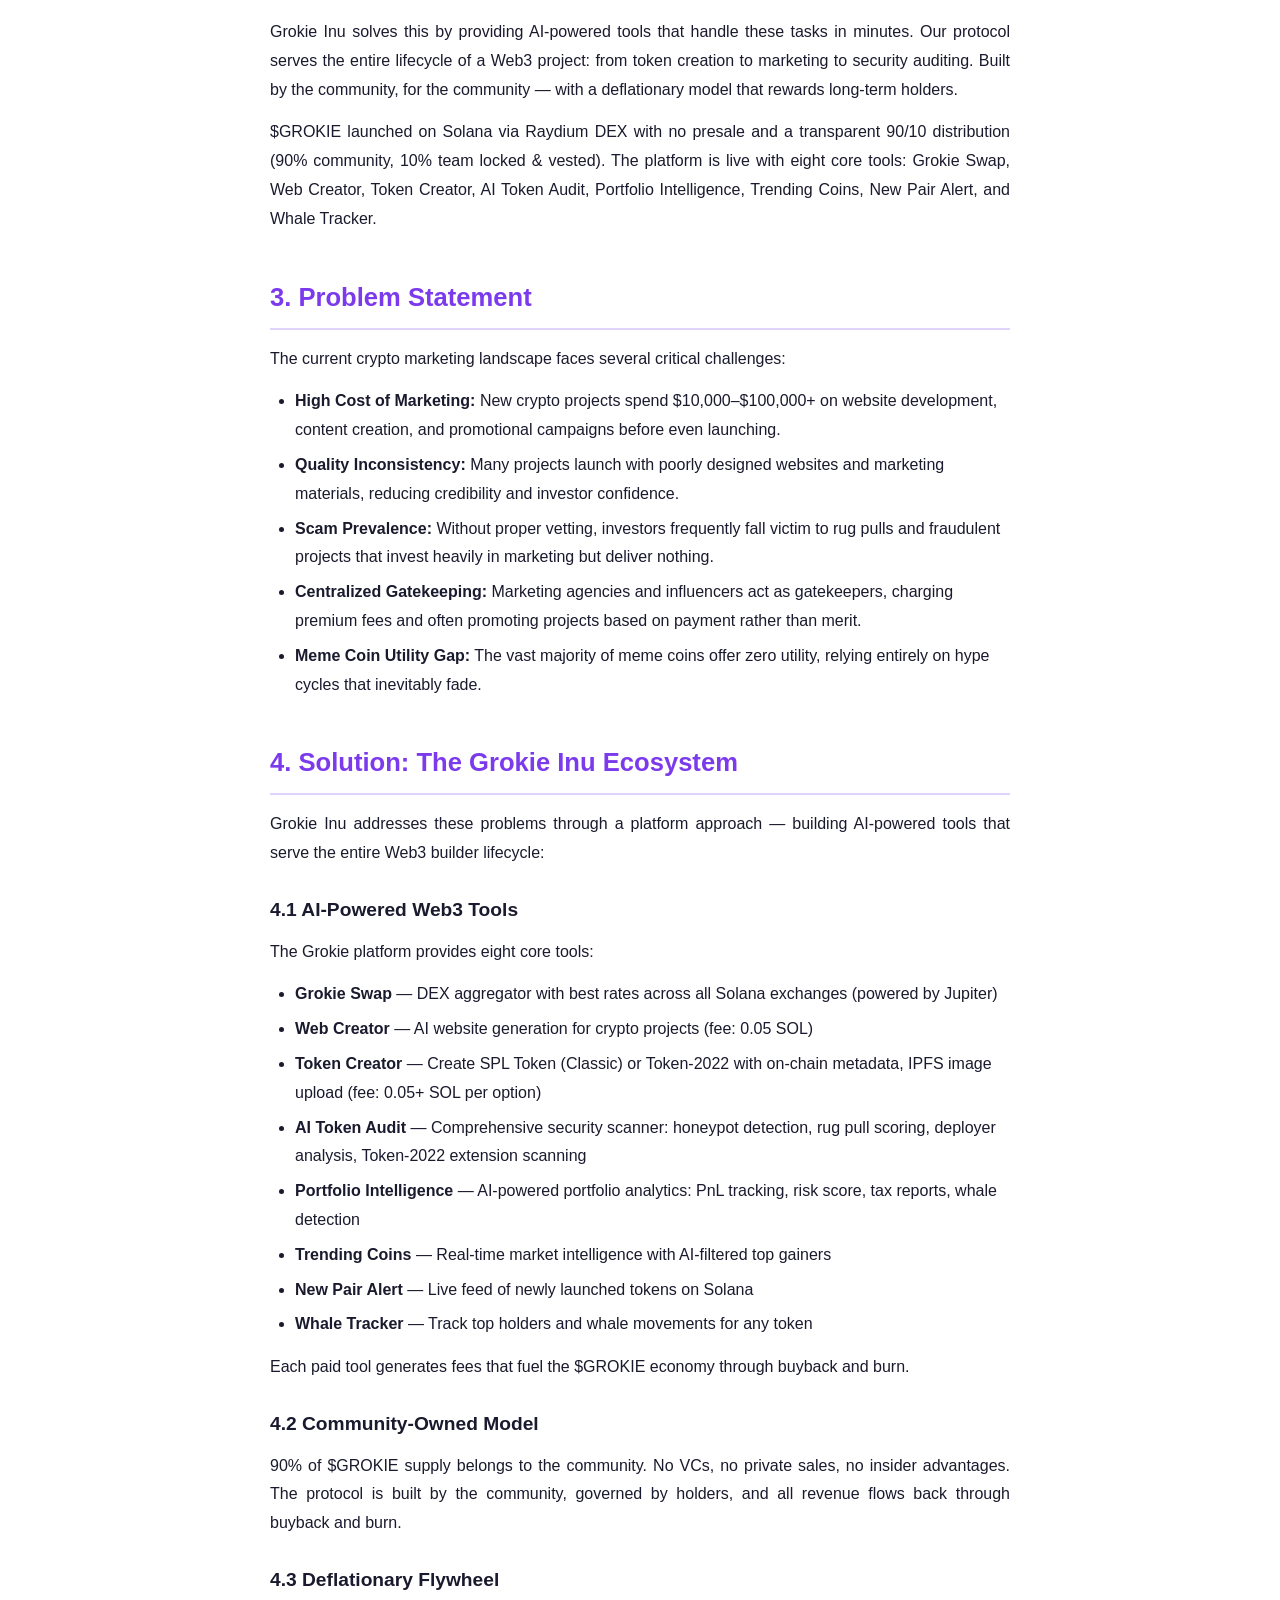
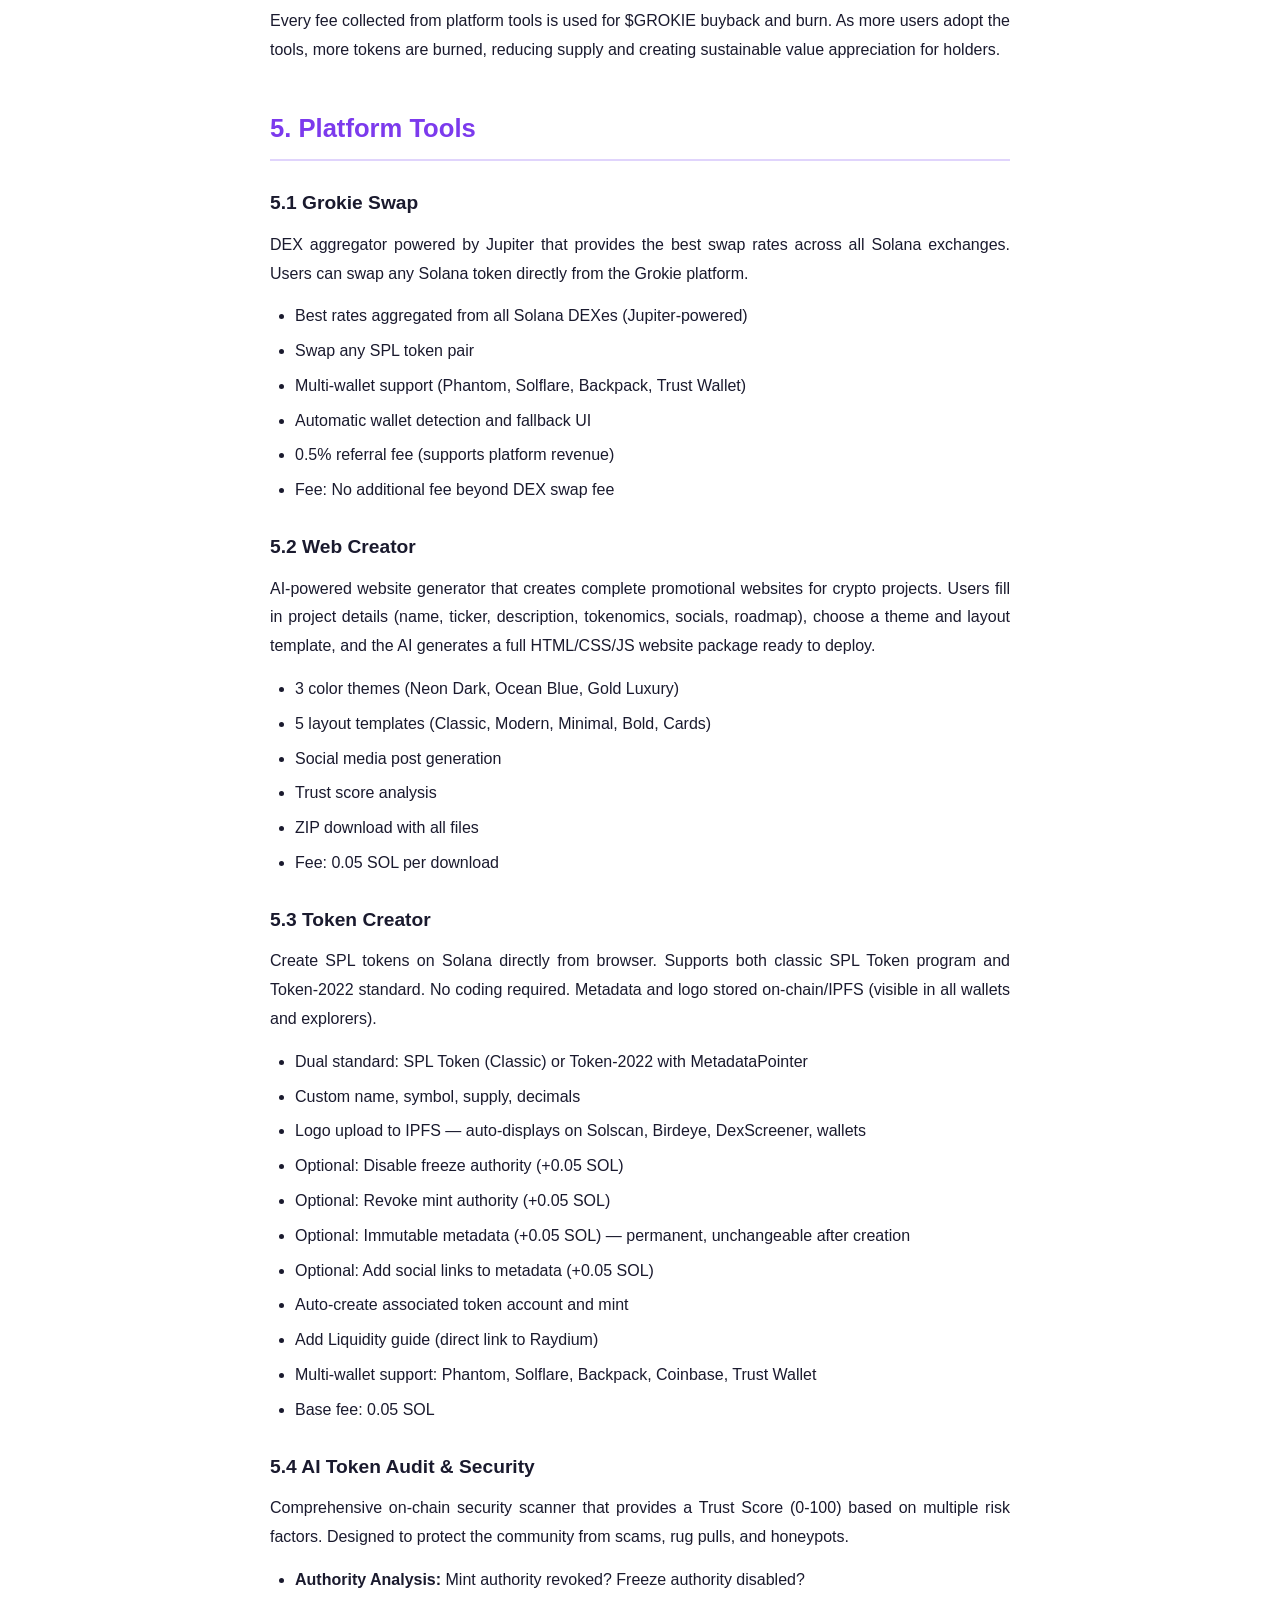
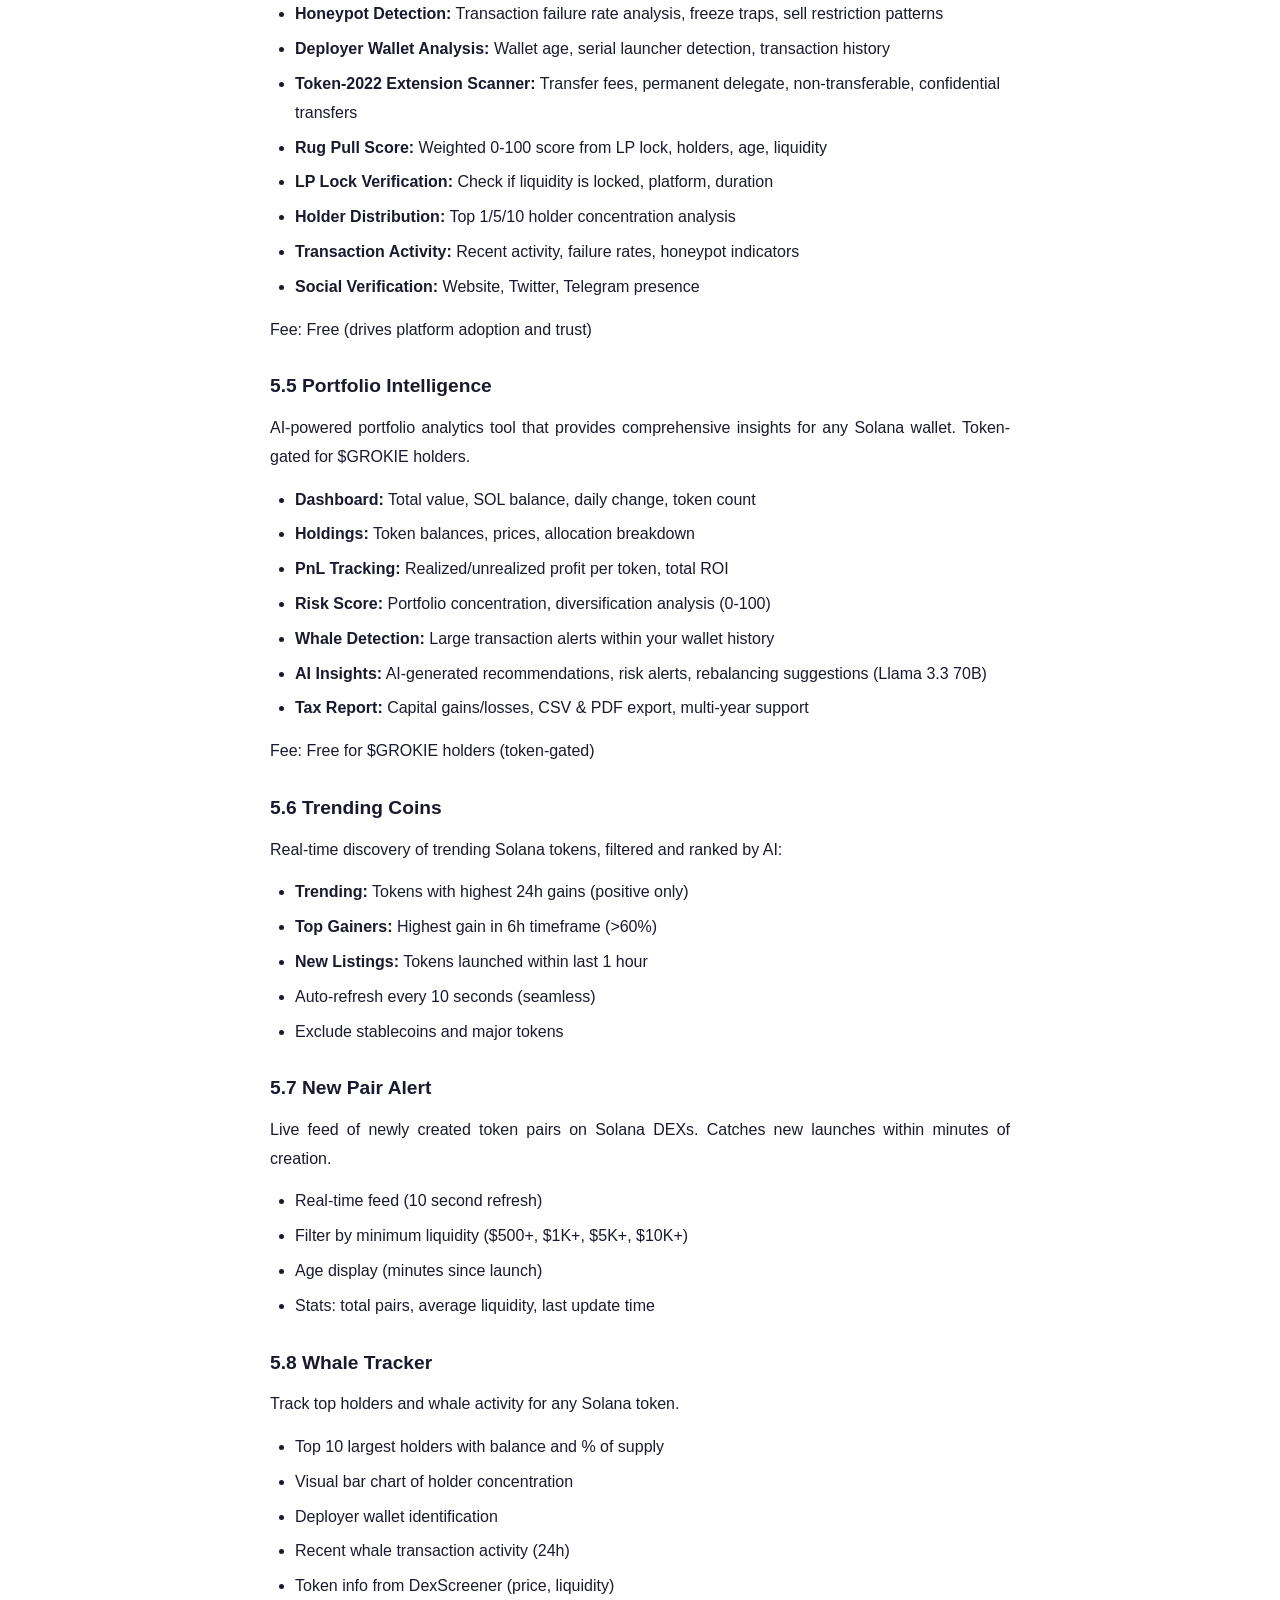
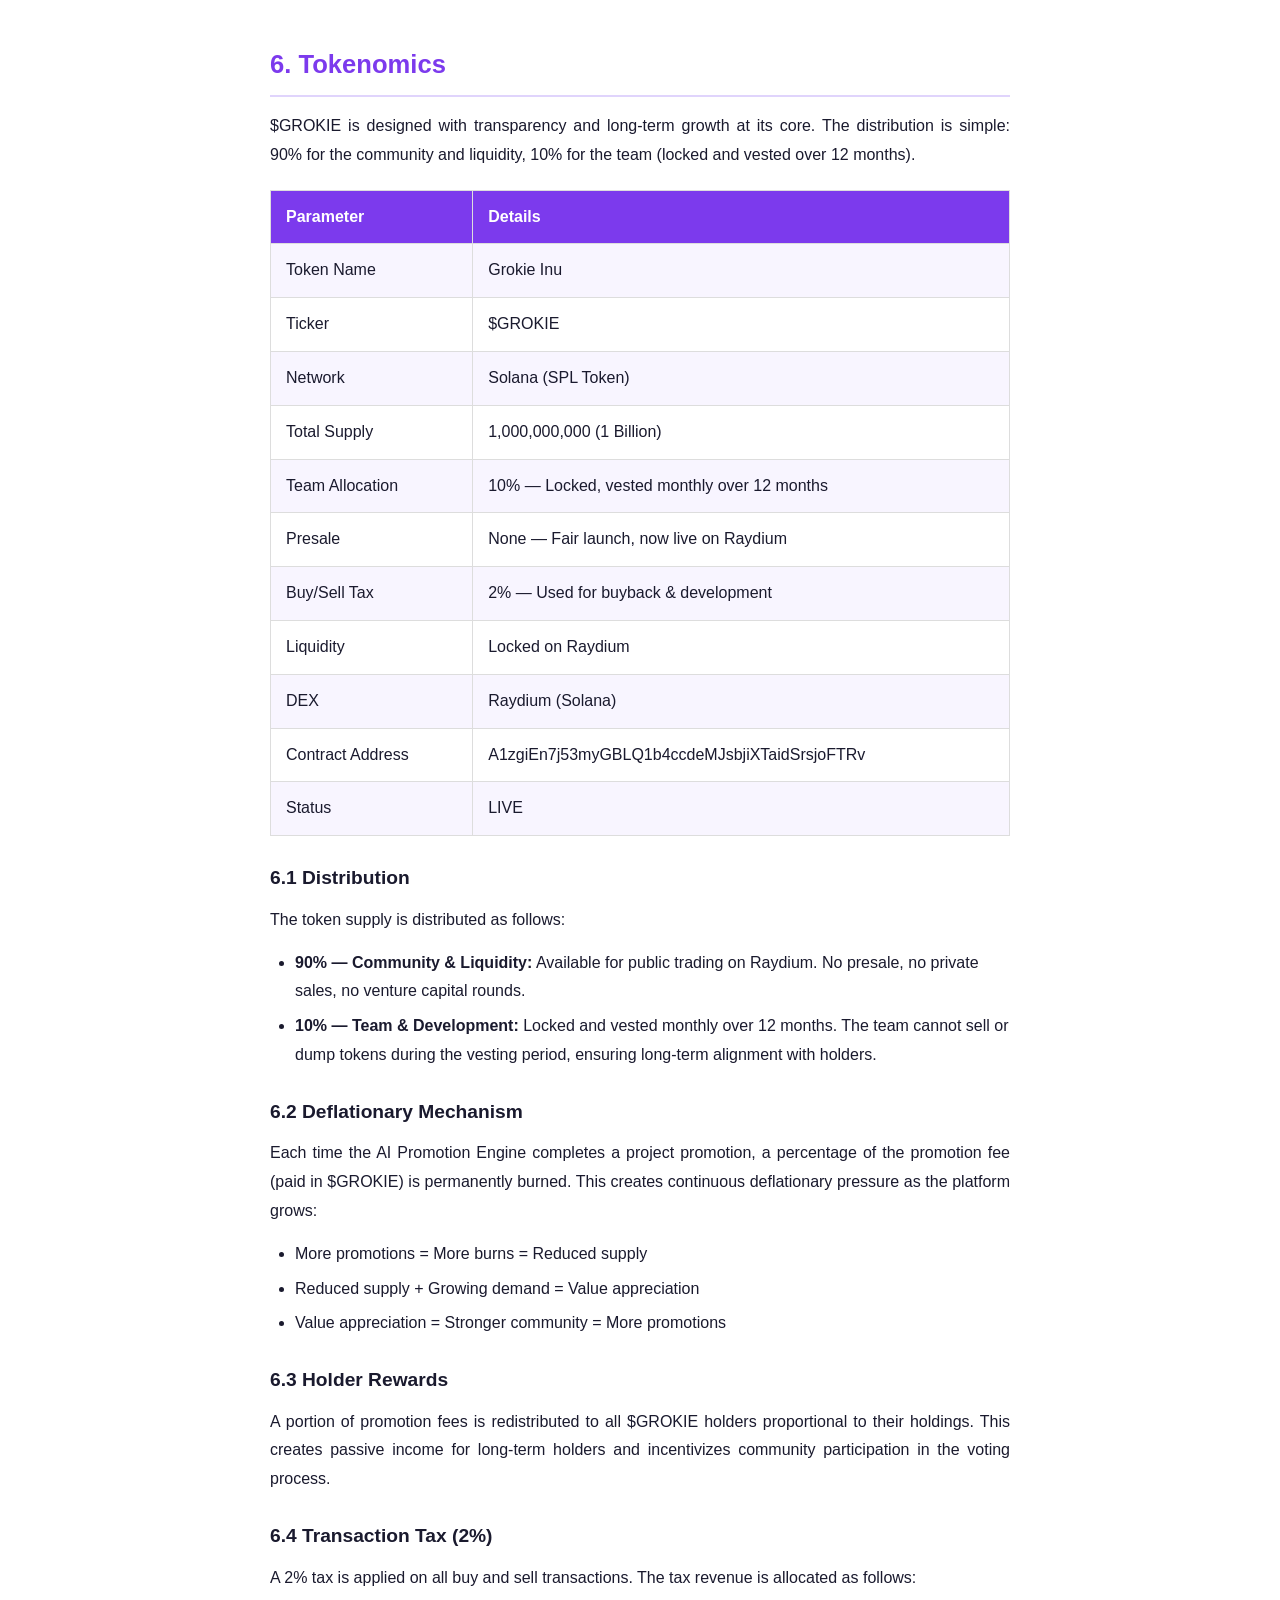
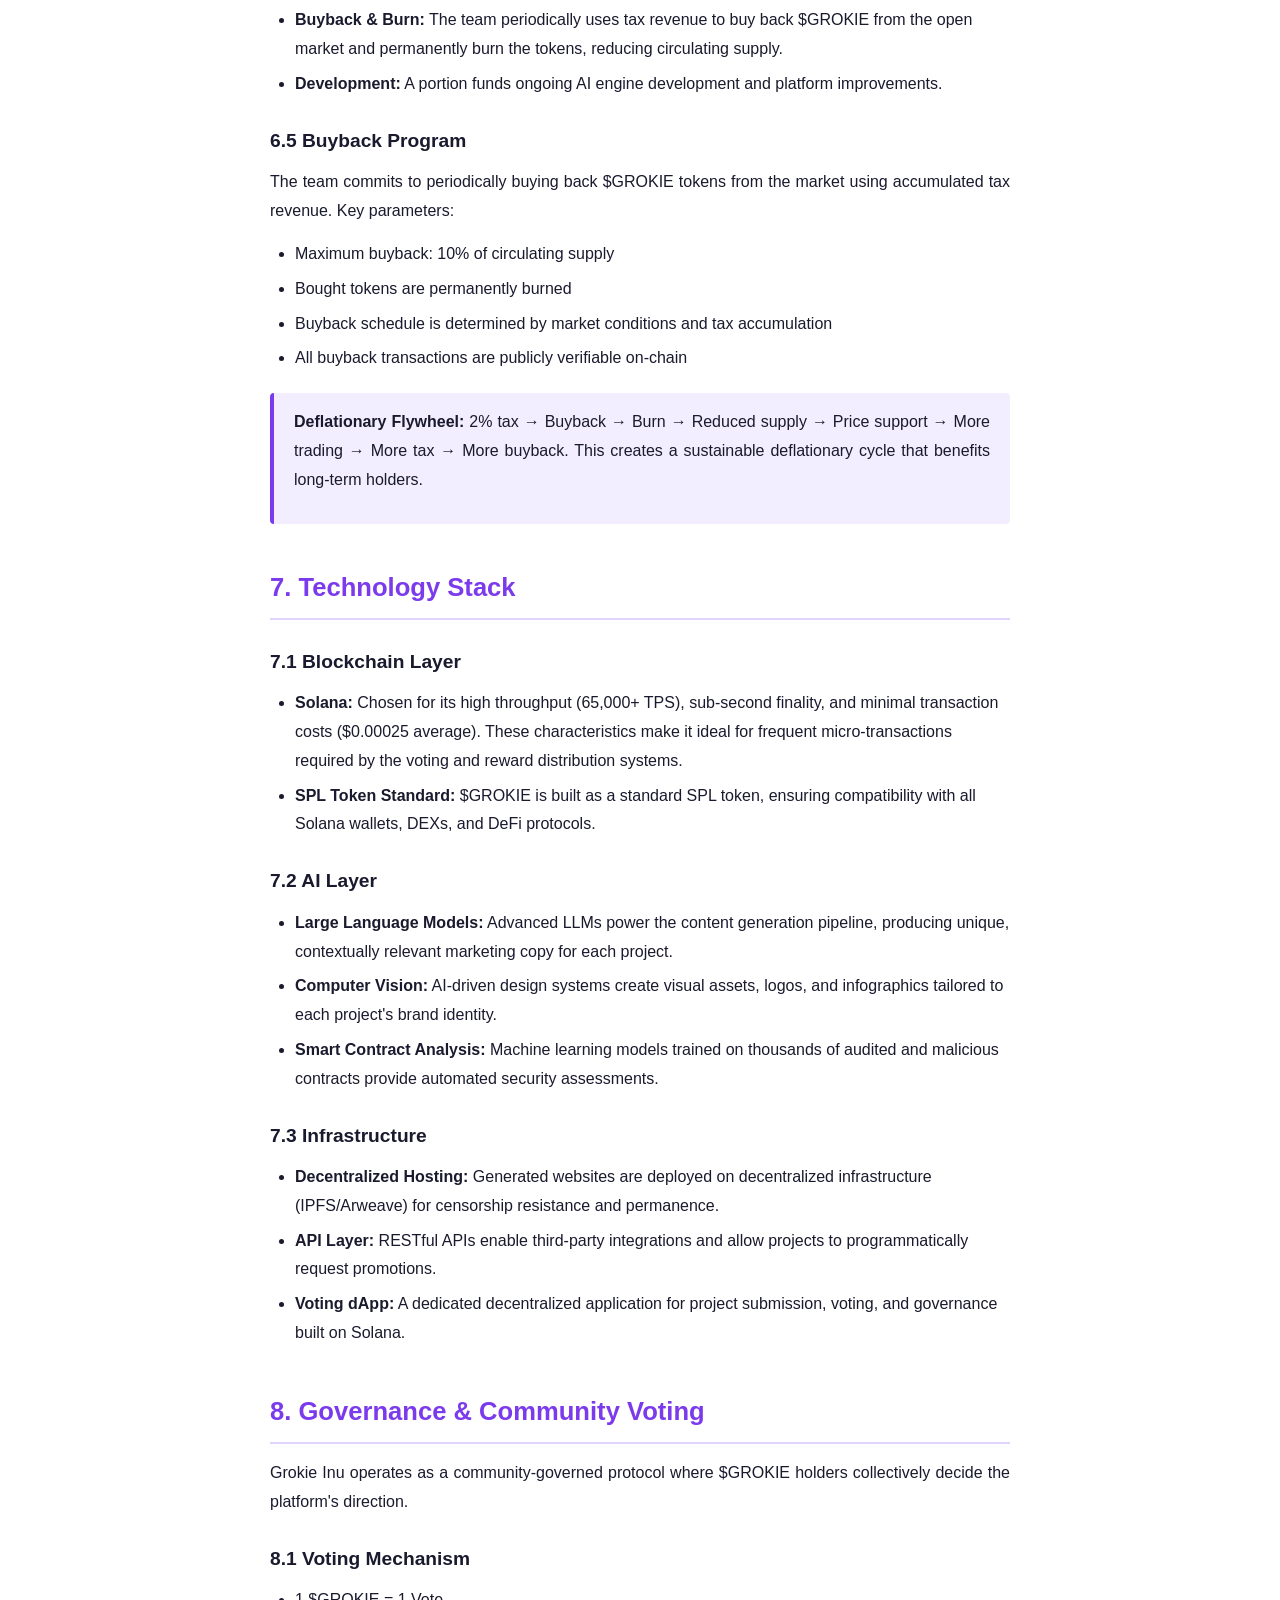
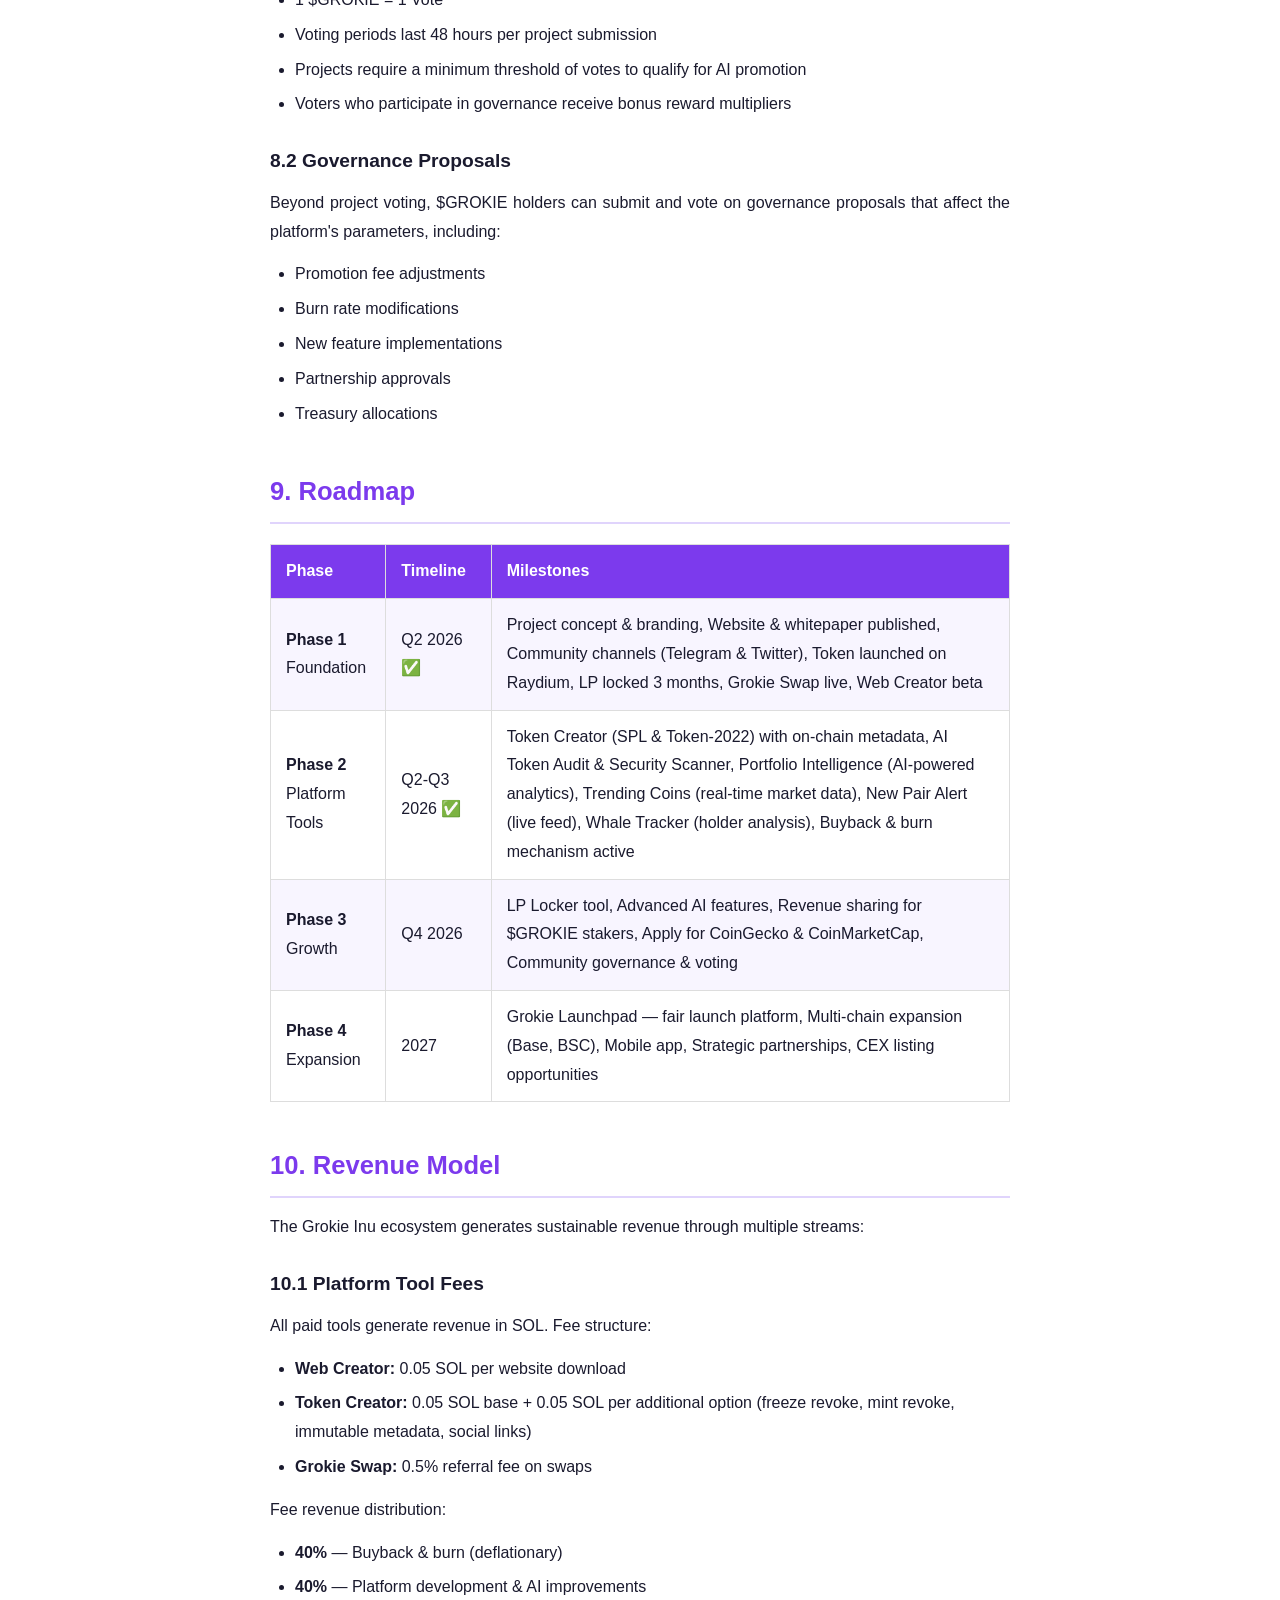
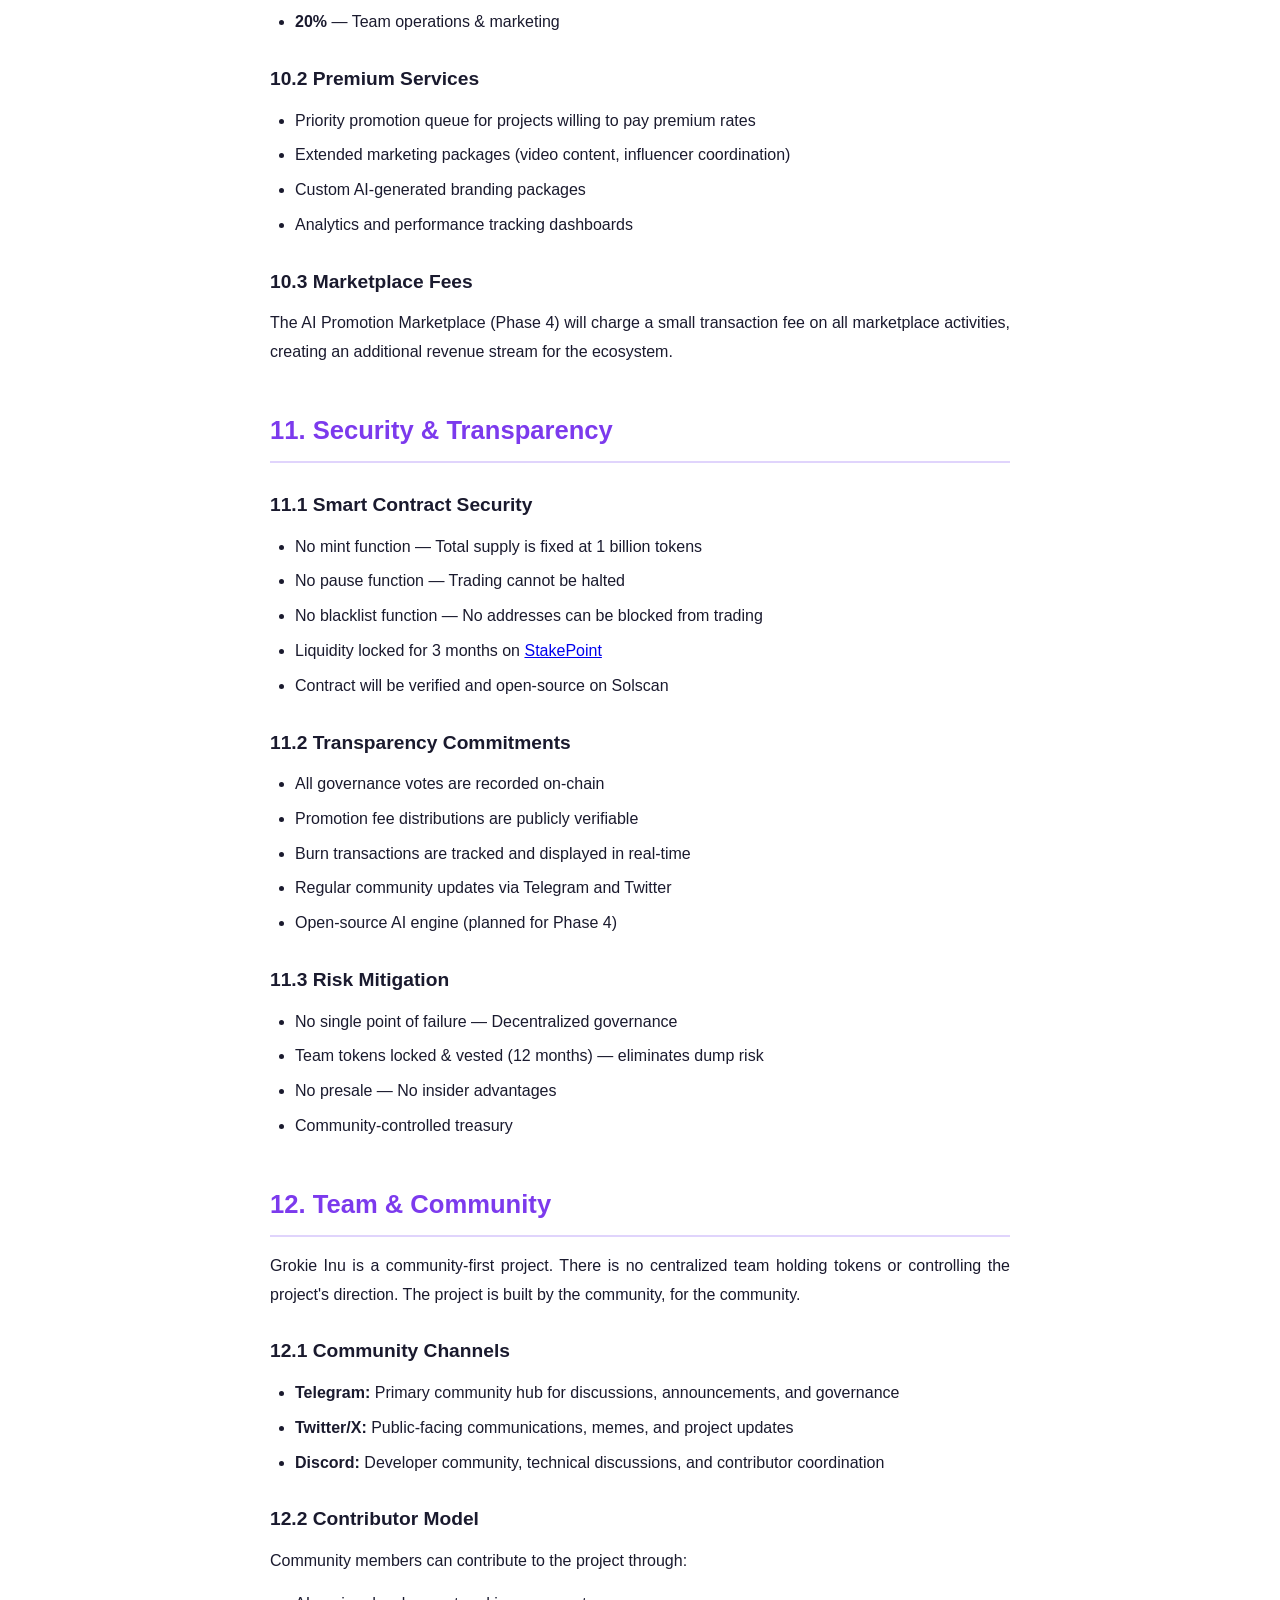
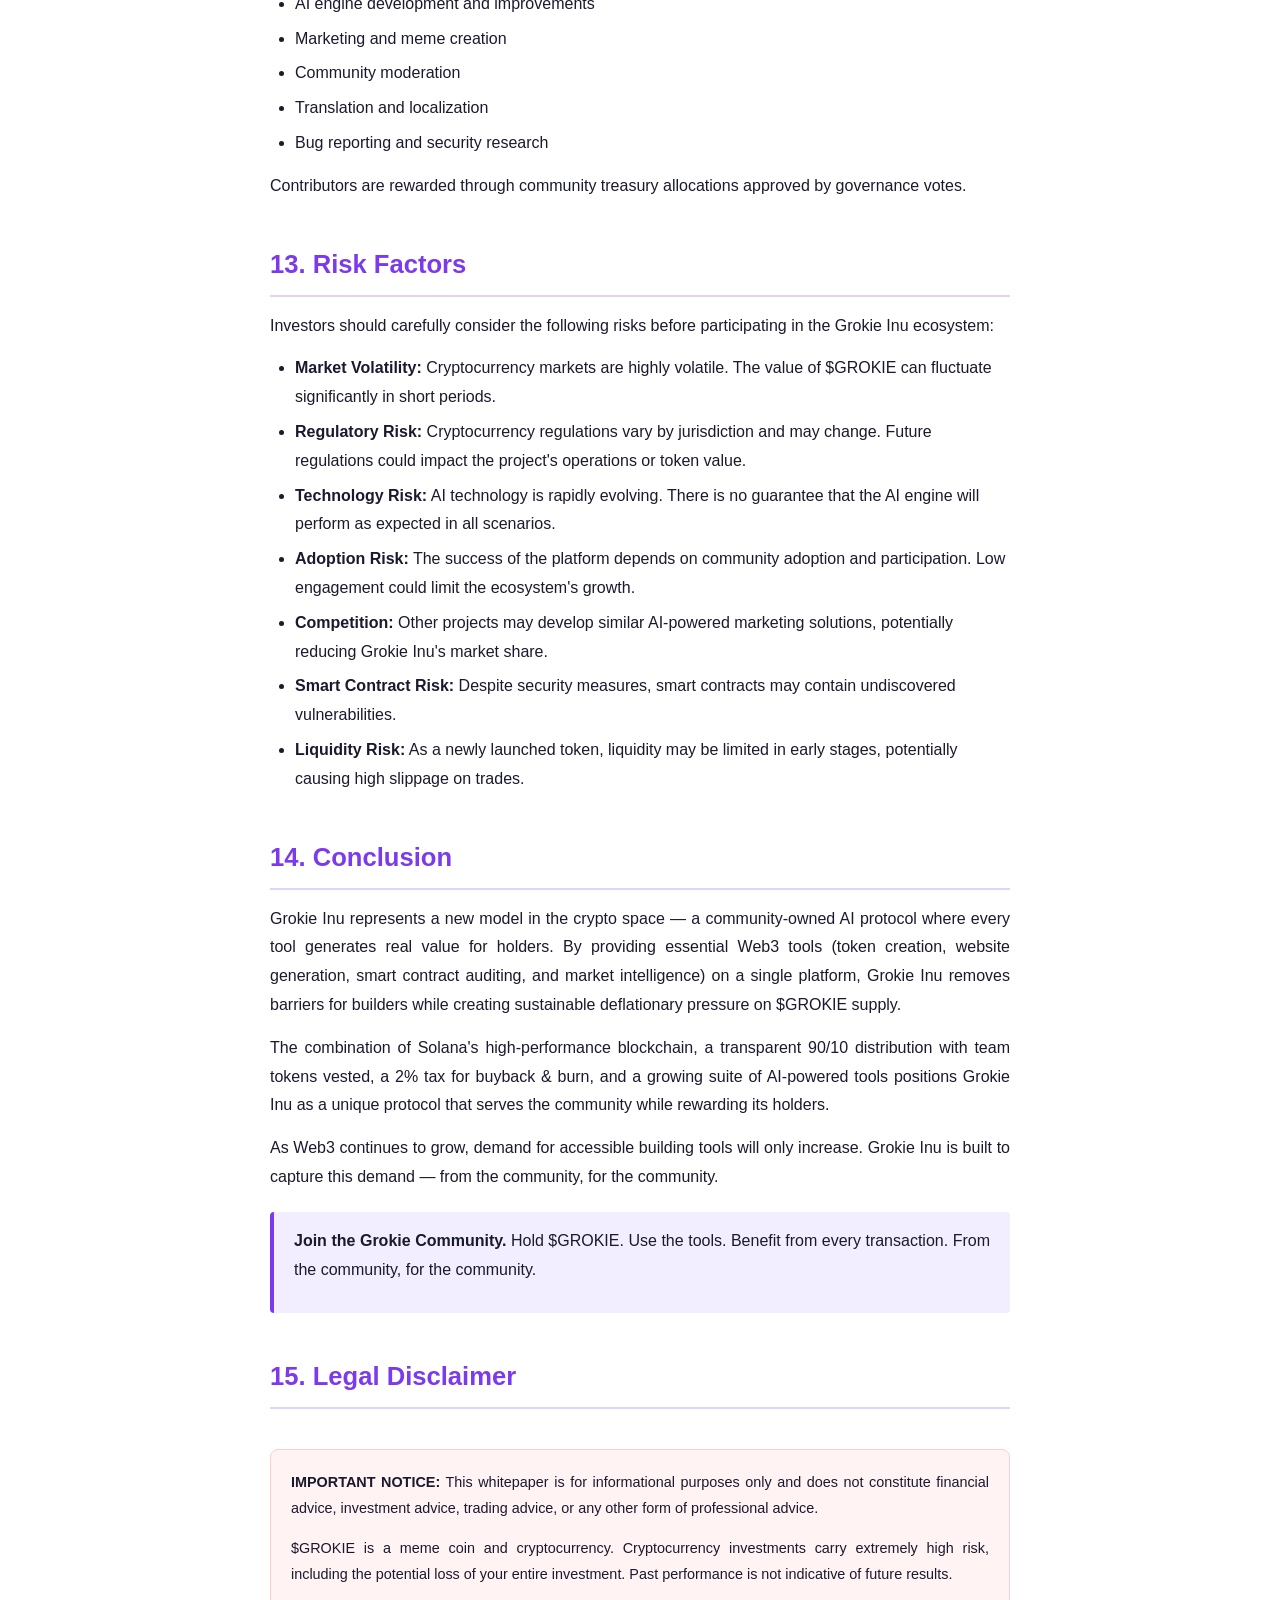
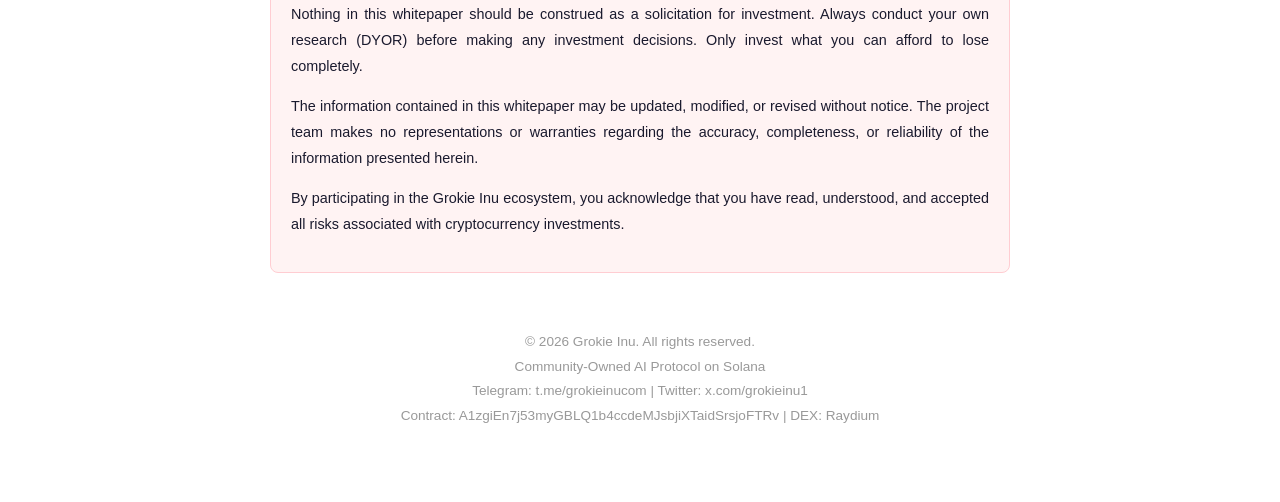
<file: whitepaper.html>
<!DOCTYPE html>
<html lang="en">
<head>
    <meta charset="UTF-8">
    <meta name="viewport" content="width=device-width, initial-scale=1.0">
    <title>Grokie Inu - Whitepaper</title>
    <link rel="icon" type="image/png" href="assets/images/grokie-inu.png">
    <style>
        * { margin: 0; padding: 0; box-sizing: border-box; }
        body {
            font-family: 'Segoe UI', Tahoma, Geneva, Verdana, sans-serif;
            line-height: 1.8;
            color: #1a1a2e;
            background: #fff;
            padding: 60px 80px;
            max-width: 900px;
            margin: 0 auto;
        }
        h1 { font-size: 2.5rem; text-align: center; margin-bottom: 5px; color: #7c3aed; }
        h2 { font-size: 1.6rem; color: #7c3aed; margin-top: 40px; margin-bottom: 15px; border-bottom: 2px solid #e0d4fc; padding-bottom: 8px; }
        h3 { font-size: 1.2rem; color: #1a1a2e; margin-top: 25px; margin-bottom: 10px; }
        p { margin-bottom: 14px; text-align: justify; }
        .subtitle { text-align: center; font-size: 1.1rem; color: #666; margin-bottom: 10px; }
        .version { text-align: center; font-size: 0.9rem; color: #999; margin-bottom: 50px; }
        .cover-logo { display: block; margin: 0 auto 20px; width: 120px; height: 120px; border-radius: 50%; }
        ul, ol { margin-left: 25px; margin-bottom: 14px; }
        li { margin-bottom: 6px; }
        table { width: 100%; border-collapse: collapse; margin: 20px 0; }
        th, td { border: 1px solid #ddd; padding: 12px 15px; text-align: left; }
        th { background: #7c3aed; color: white; }
        tr:nth-child(even) { background: #f8f5ff; }
        .highlight { background: #f3eeff; border-left: 4px solid #7c3aed; padding: 15px 20px; margin: 20px 0; border-radius: 4px; }
        .toc { background: #f8f5ff; padding: 25px 30px; border-radius: 8px; margin: 30px 0; }
        .toc h3 { margin-top: 0; }
        .toc ol { margin-left: 20px; }
        .toc li { margin-bottom: 4px; }
        .disclaimer { background: #fff3f3; border: 1px solid #ffcdd2; padding: 20px; border-radius: 8px; margin-top: 40px; font-size: 0.9rem; }
        @media print { body { padding: 40px; } }
        @media (max-width: 768px) { body { padding: 20px; } h1 { font-size: 1.8rem; } }
    </style>
</head>
<body>

    <!-- Navigation -->
    <div style="position:fixed;top:0;left:0;right:0;background:rgba(255,255,255,0.95);backdrop-filter:blur(10px);border-bottom:1px solid #e0d4fc;padding:12px 30px;z-index:100;display:flex;align-items:center;justify-content:space-between;">
        <a href="index.html" style="display:flex;align-items:center;gap:8px;text-decoration:none;color:#7c3aed;font-weight:800;font-size:1rem;">
            <img src="assets/images/grokie-inu.png" alt="Grokie Inu" style="width:28px;height:28px;border-radius:50%;">
            Grokie Inu
        </a>
        <a href="index.html" style="color:#7c3aed;text-decoration:none;font-size:0.85rem;font-weight:600;padding:6px 14px;border:1px solid #e0d4fc;border-radius:6px;">← Back to Site</a>
    </div>
    <div style="height:60px;"></div>

    <!-- Cover -->
    <img src="assets/images/grokie-inu.png" alt="Grokie Inu" class="cover-logo">
    <h1>GROKIE INU</h1>
    <p class="subtitle">Community-Owned AI Protocol on Solana — Web3 Tools for Builders</p>
    <p class="version">Whitepaper v1.2 — 2026 | Network: Solana (SPL Token) | DEX: Raydium | Status: LIVE</p>

    <!-- Table of Contents -->
    <div class="toc">
        <h3>Table of Contents</h3>
        <ol>
            <li>Abstract</li>
            <li>Introduction</li>
            <li>Problem Statement</li>
            <li>Solution: The Grokie Inu Ecosystem</li>
            <li>Platform Tools</li>
            <li>Tokenomics</li>
            <li>Technology Stack</li>
            <li>Governance & Community Voting</li>
            <li>Roadmap</li>
            <li>Revenue Model</li>
            <li>Security & Transparency</li>
            <li>Team & Community</li>
            <li>Risk Factors</li>
            <li>Conclusion</li>
            <li>Legal Disclaimer</li>
        </ol>
    </div>

    <!-- 1. Abstract -->
    <h2>1. Abstract</h2>
    <p>Grokie Inu ($GROKIE) is a community-owned AI protocol built on the Solana blockchain. The platform provides essential Web3 tools — token creation, website generation, smart contract auditing, and real-time market insights — accessible to anyone in the crypto community. By combining these tools into a single platform, Grokie Inu lowers barriers to entry for Web3 builders while creating a sustainable deflationary token economy.</p>
    <p>All fees collected from platform tools are used exclusively for $GROKIE buyback and burn, creating continuous deflationary pressure as the ecosystem grows. This whitepaper outlines the vision, technology, tokenomics, and roadmap for the Grokie Inu protocol.</p>

    <!-- 2. Introduction -->
    <h2>2. Introduction</h2>
    <p>The Web3 ecosystem is growing rapidly, but launching a project remains challenging. Creators need to create tokens, build websites, verify contracts, and find their audience — often requiring expensive developers and months of work.</p>
    <p>Grokie Inu solves this by providing AI-powered tools that handle these tasks in minutes. Our protocol serves the entire lifecycle of a Web3 project: from token creation to marketing to security auditing. Built by the community, for the community — with a deflationary model that rewards long-term holders.</p>
    <p>$GROKIE launched on Solana via Raydium DEX with no presale and a transparent 90/10 distribution (90% community, 10% team locked & vested). The platform is live with eight core tools: Grokie Swap, Web Creator, Token Creator, AI Token Audit, Portfolio Intelligence, Trending Coins, New Pair Alert, and Whale Tracker.</p>

    <!-- 3. Problem Statement -->
    <h2>3. Problem Statement</h2>
    <p>The current crypto marketing landscape faces several critical challenges:</p>
    <ul>
        <li><strong>High Cost of Marketing:</strong> New crypto projects spend $10,000–$100,000+ on website development, content creation, and promotional campaigns before even launching.</li>
        <li><strong>Quality Inconsistency:</strong> Many projects launch with poorly designed websites and marketing materials, reducing credibility and investor confidence.</li>
        <li><strong>Scam Prevalence:</strong> Without proper vetting, investors frequently fall victim to rug pulls and fraudulent projects that invest heavily in marketing but deliver nothing.</li>
        <li><strong>Centralized Gatekeeping:</strong> Marketing agencies and influencers act as gatekeepers, charging premium fees and often promoting projects based on payment rather than merit.</li>
        <li><strong>Meme Coin Utility Gap:</strong> The vast majority of meme coins offer zero utility, relying entirely on hype cycles that inevitably fade.</li>
    </ul>

    <!-- 4. Solution -->
    <h2>4. Solution: The Grokie Inu Ecosystem</h2>
    <p>Grokie Inu addresses these problems through a platform approach — building AI-powered tools that serve the entire Web3 builder lifecycle:</p>
    <h3>4.1 AI-Powered Web3 Tools</h3>
    <p>The Grokie platform provides eight core tools:</p>
    <ul>
        <li><strong>Grokie Swap</strong> — DEX aggregator with best rates across all Solana exchanges (powered by Jupiter)</li>
        <li><strong>Web Creator</strong> — AI website generation for crypto projects (fee: 0.05 SOL)</li>
        <li><strong>Token Creator</strong> — Create SPL Token (Classic) or Token-2022 with on-chain metadata, IPFS image upload (fee: 0.05+ SOL per option)</li>
        <li><strong>AI Token Audit</strong> — Comprehensive security scanner: honeypot detection, rug pull scoring, deployer analysis, Token-2022 extension scanning</li>
        <li><strong>Portfolio Intelligence</strong> — AI-powered portfolio analytics: PnL tracking, risk score, tax reports, whale detection</li>
        <li><strong>Trending Coins</strong> — Real-time market intelligence with AI-filtered top gainers</li>
        <li><strong>New Pair Alert</strong> — Live feed of newly launched tokens on Solana</li>
        <li><strong>Whale Tracker</strong> — Track top holders and whale movements for any token</li>
    </ul>
    <p>Each paid tool generates fees that fuel the $GROKIE economy through buyback and burn.</p>
    <h3>4.2 Community-Owned Model</h3>
    <p>90% of $GROKIE supply belongs to the community. No VCs, no private sales, no insider advantages. The protocol is built by the community, governed by holders, and all revenue flows back through buyback and burn.</p>
    <h3>4.3 Deflationary Flywheel</h3>
    <p>Every fee collected from platform tools is used for $GROKIE buyback and burn. As more users adopt the tools, more tokens are burned, reducing supply and creating sustainable value appreciation for holders.</p>

    <!-- 5. Platform Tools -->
    <h2>5. Platform Tools</h2>

    <h3>5.1 Grokie Swap</h3>
    <p>DEX aggregator powered by Jupiter that provides the best swap rates across all Solana exchanges. Users can swap any Solana token directly from the Grokie platform.</p>
    <ul>
        <li>Best rates aggregated from all Solana DEXes (Jupiter-powered)</li>
        <li>Swap any SPL token pair</li>
        <li>Multi-wallet support (Phantom, Solflare, Backpack, Trust Wallet)</li>
        <li>Automatic wallet detection and fallback UI</li>
        <li>0.5% referral fee (supports platform revenue)</li>
        <li>Fee: No additional fee beyond DEX swap fee</li>
    </ul>

    <h3>5.2 Web Creator</h3>
    <p>AI-powered website generator that creates complete promotional websites for crypto projects. Users fill in project details (name, ticker, description, tokenomics, socials, roadmap), choose a theme and layout template, and the AI generates a full HTML/CSS/JS website package ready to deploy.</p>
    <ul>
        <li>3 color themes (Neon Dark, Ocean Blue, Gold Luxury)</li>
        <li>5 layout templates (Classic, Modern, Minimal, Bold, Cards)</li>
        <li>Social media post generation</li>
        <li>Trust score analysis</li>
        <li>ZIP download with all files</li>
        <li>Fee: 0.05 SOL per download</li>
    </ul>

    <h3>5.3 Token Creator</h3>
    <p>Create SPL tokens on Solana directly from browser. Supports both classic SPL Token program and Token-2022 standard. No coding required. Metadata and logo stored on-chain/IPFS (visible in all wallets and explorers).</p>
    <ul>
        <li>Dual standard: SPL Token (Classic) or Token-2022 with MetadataPointer</li>
        <li>Custom name, symbol, supply, decimals</li>
        <li>Logo upload to IPFS — auto-displays on Solscan, Birdeye, DexScreener, wallets</li>
        <li>Optional: Disable freeze authority (+0.05 SOL)</li>
        <li>Optional: Revoke mint authority (+0.05 SOL)</li>
        <li>Optional: Immutable metadata (+0.05 SOL) — permanent, unchangeable after creation</li>
        <li>Optional: Add social links to metadata (+0.05 SOL)</li>
        <li>Auto-create associated token account and mint</li>
        <li>Add Liquidity guide (direct link to Raydium)</li>
        <li>Multi-wallet support: Phantom, Solflare, Backpack, Coinbase, Trust Wallet</li>
        <li>Base fee: 0.05 SOL</li>
    </ul>

    <h3>5.4 AI Token Audit & Security</h3>
    <p>Comprehensive on-chain security scanner that provides a Trust Score (0-100) based on multiple risk factors. Designed to protect the community from scams, rug pulls, and honeypots.</p>
    <ul>
        <li><strong>Authority Analysis:</strong> Mint authority revoked? Freeze authority disabled?</li>
        <li><strong>Honeypot Detection:</strong> Transaction failure rate analysis, freeze traps, sell restriction patterns</li>
        <li><strong>Deployer Wallet Analysis:</strong> Wallet age, serial launcher detection, transaction history</li>
        <li><strong>Token-2022 Extension Scanner:</strong> Transfer fees, permanent delegate, non-transferable, confidential transfers</li>
        <li><strong>Rug Pull Score:</strong> Weighted 0-100 score from LP lock, holders, age, liquidity</li>
        <li><strong>LP Lock Verification:</strong> Check if liquidity is locked, platform, duration</li>
        <li><strong>Holder Distribution:</strong> Top 1/5/10 holder concentration analysis</li>
        <li><strong>Transaction Activity:</strong> Recent activity, failure rates, honeypot indicators</li>
        <li><strong>Social Verification:</strong> Website, Twitter, Telegram presence</li>
    </ul>
    <p>Fee: Free (drives platform adoption and trust)</p>

    <h3>5.5 Portfolio Intelligence</h3>
    <p>AI-powered portfolio analytics tool that provides comprehensive insights for any Solana wallet. Token-gated for $GROKIE holders.</p>
    <ul>
        <li><strong>Dashboard:</strong> Total value, SOL balance, daily change, token count</li>
        <li><strong>Holdings:</strong> Token balances, prices, allocation breakdown</li>
        <li><strong>PnL Tracking:</strong> Realized/unrealized profit per token, total ROI</li>
        <li><strong>Risk Score:</strong> Portfolio concentration, diversification analysis (0-100)</li>
        <li><strong>Whale Detection:</strong> Large transaction alerts within your wallet history</li>
        <li><strong>AI Insights:</strong> AI-generated recommendations, risk alerts, rebalancing suggestions (Llama 3.3 70B)</li>
        <li><strong>Tax Report:</strong> Capital gains/losses, CSV & PDF export, multi-year support</li>
    </ul>
    <p>Fee: Free for $GROKIE holders (token-gated)</p>

    <h3>5.6 Trending Coins</h3>
    <p>Real-time discovery of trending Solana tokens, filtered and ranked by AI:</p>
    <ul>
        <li><strong>Trending:</strong> Tokens with highest 24h gains (positive only)</li>
        <li><strong>Top Gainers:</strong> Highest gain in 6h timeframe (&gt;60%)</li>
        <li><strong>New Listings:</strong> Tokens launched within last 1 hour</li>
        <li>Auto-refresh every 10 seconds (seamless)</li>
        <li>Exclude stablecoins and major tokens</li>
    </ul>

    <h3>5.7 New Pair Alert</h3>
    <p>Live feed of newly created token pairs on Solana DEXs. Catches new launches within minutes of creation.</p>
    <ul>
        <li>Real-time feed (10 second refresh)</li>
        <li>Filter by minimum liquidity ($500+, $1K+, $5K+, $10K+)</li>
        <li>Age display (minutes since launch)</li>
        <li>Stats: total pairs, average liquidity, last update time</li>
    </ul>

    <h3>5.8 Whale Tracker</h3>
    <p>Track top holders and whale activity for any Solana token.</p>
    <ul>
        <li>Top 10 largest holders with balance and % of supply</li>
        <li>Visual bar chart of holder concentration</li>
        <li>Deployer wallet identification</li>
        <li>Recent whale transaction activity (24h)</li>
        <li>Token info from DexScreener (price, liquidity)</li>
    </ul>

    <!-- 6. Tokenomics -->
    <h2>6. Tokenomics</h2>
    <p>$GROKIE is designed with transparency and long-term growth at its core. The distribution is simple: 90% for the community and liquidity, 10% for the team (locked and vested over 12 months).</p>
    <table>
        <tr><th>Parameter</th><th>Details</th></tr>
        <tr><td>Token Name</td><td>Grokie Inu</td></tr>
        <tr><td>Ticker</td><td>$GROKIE</td></tr>
        <tr><td>Network</td><td>Solana (SPL Token)</td></tr>
        <tr><td>Total Supply</td><td>1,000,000,000 (1 Billion)</td></tr>
        <tr><td>Team Allocation</td><td>10% — Locked, vested monthly over 12 months</td></tr>
        <tr><td>Presale</td><td>None — Fair launch, now live on Raydium</td></tr>
        <tr><td>Buy/Sell Tax</td><td>2% — Used for buyback & development</td></tr>
        <tr><td>Liquidity</td><td>Locked on Raydium</td></tr>
        <tr><td>DEX</td><td>Raydium (Solana)</td></tr>
        <tr><td>Contract Address</td><td>A1zgiEn7j53myGBLQ1b4ccdeMJsbjiXTaidSrsjoFTRv</td></tr>
        <tr><td>Status</td><td>LIVE</td></tr>
    </table>
    <h3>6.1 Distribution</h3>
    <p>The token supply is distributed as follows:</p>
    <ul>
        <li><strong>90% — Community & Liquidity:</strong> Available for public trading on Raydium. No presale, no private sales, no venture capital rounds.</li>
        <li><strong>10% — Team & Development:</strong> Locked and vested monthly over 12 months. The team cannot sell or dump tokens during the vesting period, ensuring long-term alignment with holders.</li>
    </ul>
    <h3>6.2 Deflationary Mechanism</h3>
    <p>Each time the AI Promotion Engine completes a project promotion, a percentage of the promotion fee (paid in $GROKIE) is permanently burned. This creates continuous deflationary pressure as the platform grows:</p>
    <ul>
        <li>More promotions = More burns = Reduced supply</li>
        <li>Reduced supply + Growing demand = Value appreciation</li>
        <li>Value appreciation = Stronger community = More promotions</li>
    </ul>
    <h3>6.3 Holder Rewards</h3>
    <p>A portion of promotion fees is redistributed to all $GROKIE holders proportional to their holdings. This creates passive income for long-term holders and incentivizes community participation in the voting process.</p>
    <h3>6.4 Transaction Tax (2%)</h3>
    <p>A 2% tax is applied on all buy and sell transactions. The tax revenue is allocated as follows:</p>
    <ul>
        <li><strong>Buyback & Burn:</strong> The team periodically uses tax revenue to buy back $GROKIE from the open market and permanently burn the tokens, reducing circulating supply.</li>
        <li><strong>Development:</strong> A portion funds ongoing AI engine development and platform improvements.</li>
    </ul>
    <h3>6.5 Buyback Program</h3>
    <p>The team commits to periodically buying back $GROKIE tokens from the market using accumulated tax revenue. Key parameters:</p>
    <ul>
        <li>Maximum buyback: 10% of circulating supply</li>
        <li>Bought tokens are permanently burned</li>
        <li>Buyback schedule is determined by market conditions and tax accumulation</li>
        <li>All buyback transactions are publicly verifiable on-chain</li>
    </ul>
    <div class="highlight">
        <p><strong>Deflationary Flywheel:</strong> 2% tax → Buyback → Burn → Reduced supply → Price support → More trading → More tax → More buyback. This creates a sustainable deflationary cycle that benefits long-term holders.</p>
    </div>

    <!-- 7. Technology Stack -->
    <h2>7. Technology Stack</h2>
    <h3>7.1 Blockchain Layer</h3>
    <ul>
        <li><strong>Solana:</strong> Chosen for its high throughput (65,000+ TPS), sub-second finality, and minimal transaction costs ($0.00025 average). These characteristics make it ideal for frequent micro-transactions required by the voting and reward distribution systems.</li>
        <li><strong>SPL Token Standard:</strong> $GROKIE is built as a standard SPL token, ensuring compatibility with all Solana wallets, DEXs, and DeFi protocols.</li>
    </ul>
    <h3>7.2 AI Layer</h3>
    <ul>
        <li><strong>Large Language Models:</strong> Advanced LLMs power the content generation pipeline, producing unique, contextually relevant marketing copy for each project.</li>
        <li><strong>Computer Vision:</strong> AI-driven design systems create visual assets, logos, and infographics tailored to each project's brand identity.</li>
        <li><strong>Smart Contract Analysis:</strong> Machine learning models trained on thousands of audited and malicious contracts provide automated security assessments.</li>
    </ul>
    <h3>7.3 Infrastructure</h3>
    <ul>
        <li><strong>Decentralized Hosting:</strong> Generated websites are deployed on decentralized infrastructure (IPFS/Arweave) for censorship resistance and permanence.</li>
        <li><strong>API Layer:</strong> RESTful APIs enable third-party integrations and allow projects to programmatically request promotions.</li>
        <li><strong>Voting dApp:</strong> A dedicated decentralized application for project submission, voting, and governance built on Solana.</li>
    </ul>

    <!-- 8. Governance -->
    <h2>8. Governance & Community Voting</h2>
    <p>Grokie Inu operates as a community-governed protocol where $GROKIE holders collectively decide the platform's direction.</p>
    <h3>8.1 Voting Mechanism</h3>
    <ul>
        <li>1 $GROKIE = 1 Vote</li>
        <li>Voting periods last 48 hours per project submission</li>
        <li>Projects require a minimum threshold of votes to qualify for AI promotion</li>
        <li>Voters who participate in governance receive bonus reward multipliers</li>
    </ul>
    <h3>8.2 Governance Proposals</h3>
    <p>Beyond project voting, $GROKIE holders can submit and vote on governance proposals that affect the platform's parameters, including:</p>
    <ul>
        <li>Promotion fee adjustments</li>
        <li>Burn rate modifications</li>
        <li>New feature implementations</li>
        <li>Partnership approvals</li>
        <li>Treasury allocations</li>
    </ul>

    <!-- 9. Roadmap -->
    <h2>9. Roadmap</h2>
    <table>
        <tr><th>Phase</th><th>Timeline</th><th>Milestones</th></tr>
        <tr>
            <td><strong>Phase 1</strong><br>Foundation</td>
            <td>Q2 2026 ✅</td>
            <td>Project concept & branding, Website & whitepaper published, Community channels (Telegram & Twitter), Token launched on Raydium, LP locked 3 months, Grokie Swap live, Web Creator beta</td>
        </tr>
        <tr>
            <td><strong>Phase 2</strong><br>Platform Tools</td>
            <td>Q2-Q3 2026 ✅</td>
            <td>Token Creator (SPL & Token-2022) with on-chain metadata, AI Token Audit & Security Scanner, Portfolio Intelligence (AI-powered analytics), Trending Coins (real-time market data), New Pair Alert (live feed), Whale Tracker (holder analysis), Buyback & burn mechanism active</td>
        </tr>
        <tr>
            <td><strong>Phase 3</strong><br>Growth</td>
            <td>Q4 2026</td>
            <td>LP Locker tool, Advanced AI features, Revenue sharing for $GROKIE stakers, Apply for CoinGecko & CoinMarketCap, Community governance & voting</td>
        </tr>
        <tr>
            <td><strong>Phase 4</strong><br>Expansion</td>
            <td>2027</td>
            <td>Grokie Launchpad — fair launch platform, Multi-chain expansion (Base, BSC), Mobile app, Strategic partnerships, CEX listing opportunities</td>
        </tr>
    </table>

    <!-- 10. Revenue Model -->
    <h2>10. Revenue Model</h2>
    <p>The Grokie Inu ecosystem generates sustainable revenue through multiple streams:</p>
    <h3>10.1 Platform Tool Fees</h3>
    <p>All paid tools generate revenue in SOL. Fee structure:</p>
    <ul>
        <li><strong>Web Creator:</strong> 0.05 SOL per website download</li>
        <li><strong>Token Creator:</strong> 0.05 SOL base + 0.05 SOL per additional option (freeze revoke, mint revoke, immutable metadata, social links)</li>
        <li><strong>Grokie Swap:</strong> 0.5% referral fee on swaps</li>
    </ul>
    <p>Fee revenue distribution:</p>
    <ul>
        <li><strong>40%</strong> — Buyback & burn (deflationary)</li>
        <li><strong>40%</strong> — Platform development & AI improvements</li>
        <li><strong>20%</strong> — Team operations & marketing</li>
    </ul>
    <h3>10.2 Premium Services</h3>
    <ul>
        <li>Priority promotion queue for projects willing to pay premium rates</li>
        <li>Extended marketing packages (video content, influencer coordination)</li>
        <li>Custom AI-generated branding packages</li>
        <li>Analytics and performance tracking dashboards</li>
    </ul>
    <h3>10.3 Marketplace Fees</h3>
    <p>The AI Promotion Marketplace (Phase 4) will charge a small transaction fee on all marketplace activities, creating an additional revenue stream for the ecosystem.</p>

    <!-- 11. Security -->
    <h2>11. Security & Transparency</h2>
    <h3>11.1 Smart Contract Security</h3>
    <ul>
        <li>No mint function — Total supply is fixed at 1 billion tokens</li>
        <li>No pause function — Trading cannot be halted</li>
        <li>No blacklist function — No addresses can be blocked from trading</li>
        <li>Liquidity locked for 3 months on <a href="https://stakepoint.app/locks/cmpr492e90000ld041iazjevo" target="_blank">StakePoint</a></li>
        <li>Contract will be verified and open-source on Solscan</li>
    </ul>
    <h3>11.2 Transparency Commitments</h3>
    <ul>
        <li>All governance votes are recorded on-chain</li>
        <li>Promotion fee distributions are publicly verifiable</li>
        <li>Burn transactions are tracked and displayed in real-time</li>
        <li>Regular community updates via Telegram and Twitter</li>
        <li>Open-source AI engine (planned for Phase 4)</li>
    </ul>
    <h3>11.3 Risk Mitigation</h3>
    <ul>
        <li>No single point of failure — Decentralized governance</li>
        <li>Team tokens locked & vested (12 months) — eliminates dump risk</li>
        <li>No presale — No insider advantages</li>
        <li>Community-controlled treasury</li>
    </ul>

    <!-- 12. Team & Community -->
    <h2>12. Team & Community</h2>
    <p>Grokie Inu is a community-first project. There is no centralized team holding tokens or controlling the project's direction. The project is built by the community, for the community.</p>
    <h3>12.1 Community Channels</h3>
    <ul>
        <li><strong>Telegram:</strong> Primary community hub for discussions, announcements, and governance</li>
        <li><strong>Twitter/X:</strong> Public-facing communications, memes, and project updates</li>
        <li><strong>Discord:</strong> Developer community, technical discussions, and contributor coordination</li>
    </ul>
    <h3>12.2 Contributor Model</h3>
    <p>Community members can contribute to the project through:</p>
    <ul>
        <li>AI engine development and improvements</li>
        <li>Marketing and meme creation</li>
        <li>Community moderation</li>
        <li>Translation and localization</li>
        <li>Bug reporting and security research</li>
    </ul>
    <p>Contributors are rewarded through community treasury allocations approved by governance votes.</p>

    <!-- 13. Risk Factors -->
    <h2>13. Risk Factors</h2>
    <p>Investors should carefully consider the following risks before participating in the Grokie Inu ecosystem:</p>
    <ul>
        <li><strong>Market Volatility:</strong> Cryptocurrency markets are highly volatile. The value of $GROKIE can fluctuate significantly in short periods.</li>
        <li><strong>Regulatory Risk:</strong> Cryptocurrency regulations vary by jurisdiction and may change. Future regulations could impact the project's operations or token value.</li>
        <li><strong>Technology Risk:</strong> AI technology is rapidly evolving. There is no guarantee that the AI engine will perform as expected in all scenarios.</li>
        <li><strong>Adoption Risk:</strong> The success of the platform depends on community adoption and participation. Low engagement could limit the ecosystem's growth.</li>
        <li><strong>Competition:</strong> Other projects may develop similar AI-powered marketing solutions, potentially reducing Grokie Inu's market share.</li>
        <li><strong>Smart Contract Risk:</strong> Despite security measures, smart contracts may contain undiscovered vulnerabilities.</li>
        <li><strong>Liquidity Risk:</strong> As a newly launched token, liquidity may be limited in early stages, potentially causing high slippage on trades.</li>
    </ul>

    <!-- 14. Conclusion -->
    <h2>14. Conclusion</h2>
    <p>Grokie Inu represents a new model in the crypto space — a community-owned AI protocol where every tool generates real value for holders. By providing essential Web3 tools (token creation, website generation, smart contract auditing, and market intelligence) on a single platform, Grokie Inu removes barriers for builders while creating sustainable deflationary pressure on $GROKIE supply.</p>
    <p>The combination of Solana's high-performance blockchain, a transparent 90/10 distribution with team tokens vested, a 2% tax for buyback & burn, and a growing suite of AI-powered tools positions Grokie Inu as a unique protocol that serves the community while rewarding its holders.</p>
    <p>As Web3 continues to grow, demand for accessible building tools will only increase. Grokie Inu is built to capture this demand — from the community, for the community.</p>
    <div class="highlight">
        <p><strong>Join the Grokie Community.</strong> Hold $GROKIE. Use the tools. Benefit from every transaction. From the community, for the community.</p>
    </div>

    <!-- 15. Disclaimer -->
    <h2>15. Legal Disclaimer</h2>
    <div class="disclaimer">
        <p><strong>IMPORTANT NOTICE:</strong> This whitepaper is for informational purposes only and does not constitute financial advice, investment advice, trading advice, or any other form of professional advice.</p>
        <p>$GROKIE is a meme coin and cryptocurrency. Cryptocurrency investments carry extremely high risk, including the potential loss of your entire investment. Past performance is not indicative of future results.</p>
        <p>Nothing in this whitepaper should be construed as a solicitation for investment. Always conduct your own research (DYOR) before making any investment decisions. Only invest what you can afford to lose completely.</p>
        <p>The information contained in this whitepaper may be updated, modified, or revised without notice. The project team makes no representations or warranties regarding the accuracy, completeness, or reliability of the information presented herein.</p>
        <p>By participating in the Grokie Inu ecosystem, you acknowledge that you have read, understood, and accepted all risks associated with cryptocurrency investments.</p>
    </div>

    <br><br>
    <p style="text-align: center; color: #999; font-size: 0.85rem;">© 2026 Grokie Inu. All rights reserved.<br>Community-Owned AI Protocol on Solana<br>Telegram: t.me/grokieinucom | Twitter: x.com/grokieinu1<br>Contract: A1zgiEn7j53myGBLQ1b4ccdeMJsbjiXTaidSrsjoFTRv | DEX: Raydium</p>

</body>
</html>
</file>
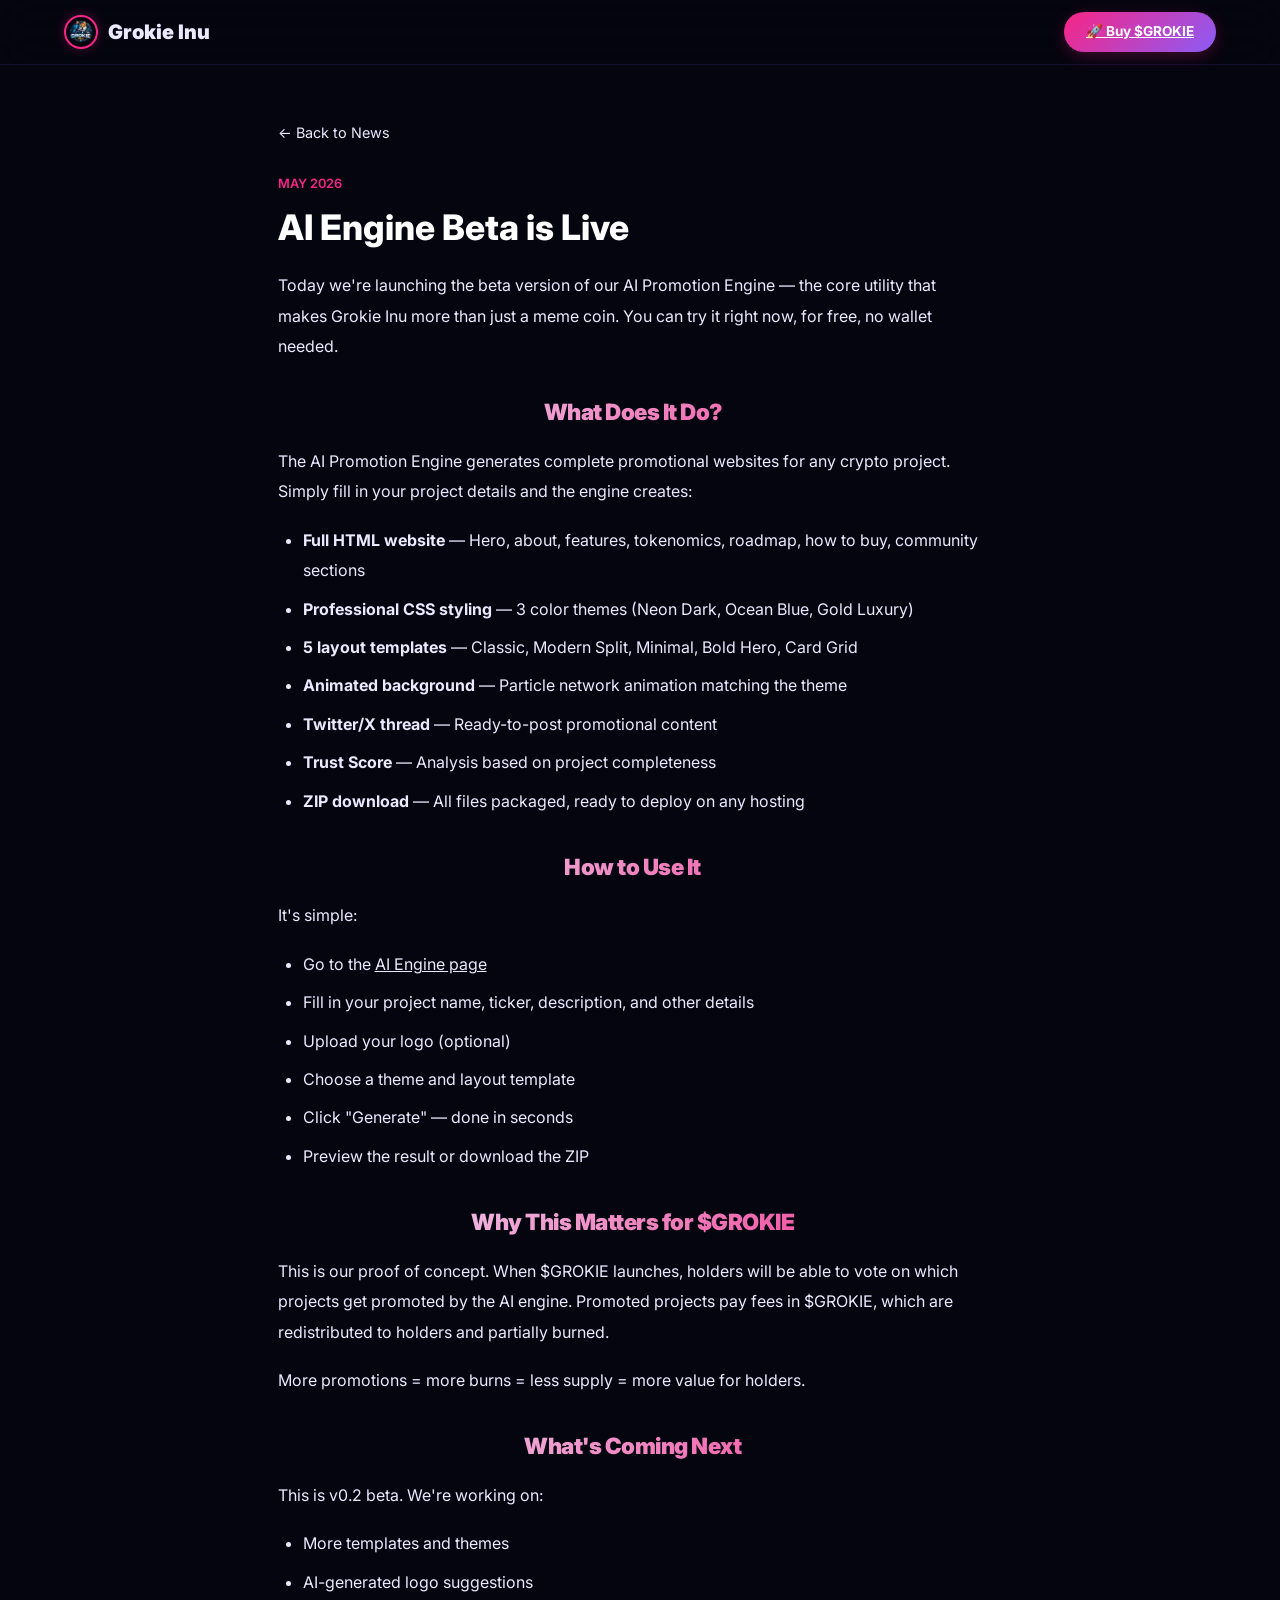
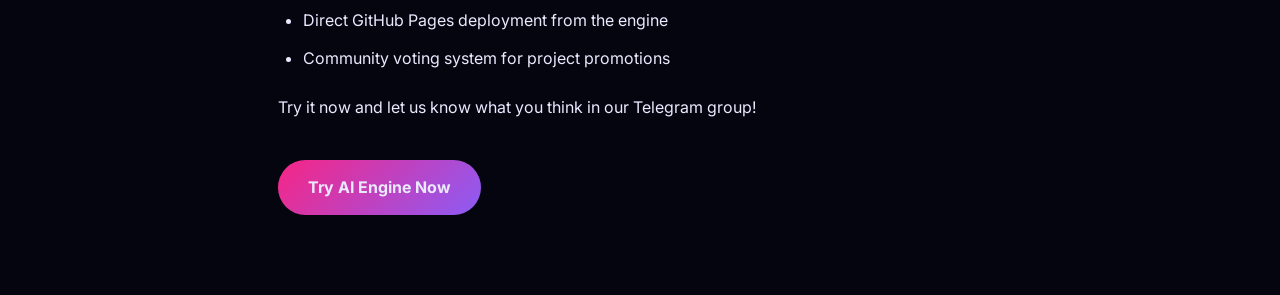
<file: blog/blog-ai-engine-beta.html>
<!DOCTYPE html>
<html lang="en">
<head>
    <meta charset="UTF-8">
    <meta name="viewport" content="width=device-width, initial-scale=1.0">
    <title>AI Engine Beta is Live - Grokie Inu Blog</title>
    <link rel="icon" type="image/png" href="../assets/images/grokie-inu.png">
    <link rel="stylesheet" href="../assets/css/style.css">
    <link href="https://fonts.googleapis.com/css2?family=Inter:wght@300;400;500;600;700;800;900&display=swap" rel="stylesheet">
    <style>
        .blog-page { padding: 120px 20px 80px; max-width: 750px; margin: 0 auto; }
        .blog-page-date { color: var(--accent); font-size: 0.8rem; font-weight: 600; text-transform: uppercase; margin-bottom: 10px; }
        .blog-page h1 { font-size: 2.2rem; font-weight: 800; color: #fff; margin-bottom: 20px; line-height: 1.3; }
        .blog-page-content { color: var(--text-muted); font-size: 1rem; line-height: 1.9; }
        .blog-page-content p { margin-bottom: 18px; }
        .blog-page-content h2 { color: #fff; font-size: 1.4rem; margin: 30px 0 12px; }
        .blog-page-content ul { margin: 10px 0 18px 25px; }
        .blog-page-content li { margin-bottom: 8px; }
        .blog-page-content a { color: var(--neon-blue); }
        .blog-back { display: inline-block; margin-bottom: 30px; color: var(--text-muted); text-decoration: none; font-size: 0.9rem; transition: color 0.3s; }
        .blog-back:hover { color: var(--accent); }
        .blog-cta { display: inline-block; margin-top: 20px; padding: 12px 30px; background: linear-gradient(135deg, var(--accent), var(--primary)); color: #fff; text-decoration: none; border-radius: 50px; font-weight: 700; transition: all 0.3s; }
        .blog-cta:hover { transform: translateY(-2px); box-shadow: 0 10px 25px rgba(247,37,133,0.3); }
    </style>
</head>
<body>
    <nav class="navbar">
        <div class="container nav-container">
            <a href="../index.html" class="logo"><img src="../assets/images/grokie-inu.png" alt="Grokie Inu" class="logo-img"> Grokie Inu</a>
            <a href="../swap.html" class="nav-swap-btn" style="font-size:0.85rem;padding:8px 18px;">🚀 Buy $GROKIE</a>
        </div>
    </nav>

    <article class="blog-page">
        <a href="../index.html#news" class="blog-back">← Back to News</a>
        <div class="blog-page-date">May 2026</div>
        <h1>AI Engine Beta is Live</h1>

        <div class="blog-page-content">
            <p>Today we're launching the beta version of our AI Promotion Engine — the core utility that makes Grokie Inu more than just a meme coin. You can try it right now, for free, no wallet needed.</p>

            <h2>What Does It Do?</h2>
            <p>The AI Promotion Engine generates complete promotional websites for any crypto project. Simply fill in your project details and the engine creates:</p>
            <ul>
                <li><strong>Full HTML website</strong> — Hero, about, features, tokenomics, roadmap, how to buy, community sections</li>
                <li><strong>Professional CSS styling</strong> — 3 color themes (Neon Dark, Ocean Blue, Gold Luxury)</li>
                <li><strong>5 layout templates</strong> — Classic, Modern Split, Minimal, Bold Hero, Card Grid</li>
                <li><strong>Animated background</strong> — Particle network animation matching the theme</li>
                <li><strong>Twitter/X thread</strong> — Ready-to-post promotional content</li>
                <li><strong>Trust Score</strong> — Analysis based on project completeness</li>
                <li><strong>ZIP download</strong> — All files packaged, ready to deploy on any hosting</li>
            </ul>

            <h2>How to Use It</h2>
            <p>It's simple:</p>
            <ul>
                <li>Go to the <a href="../ai-engine.html">AI Engine page</a></li>
                <li>Fill in your project name, ticker, description, and other details</li>
                <li>Upload your logo (optional)</li>
                <li>Choose a theme and layout template</li>
                <li>Click "Generate" — done in seconds</li>
                <li>Preview the result or download the ZIP</li>
            </ul>

            <h2>Why This Matters for $GROKIE</h2>
            <p>This is our proof of concept. When $GROKIE launches, holders will be able to vote on which projects get promoted by the AI engine. Promoted projects pay fees in $GROKIE, which are redistributed to holders and partially burned.</p>
            <p>More promotions = more burns = less supply = more value for holders.</p>

            <h2>What's Coming Next</h2>
            <p>This is v0.2 beta. We're working on:</p>
            <ul>
                <li>More templates and themes</li>
                <li>AI-generated logo suggestions</li>
                <li>Direct GitHub Pages deployment from the engine</li>
                <li>Community voting system for project promotions</li>
            </ul>

            <p>Try it now and let us know what you think in our Telegram group!</p>

            <a href="../ai-engine.html" class="blog-cta">Try AI Engine Now</a>
        </div>
    </article>
</body>
</html>
</file>
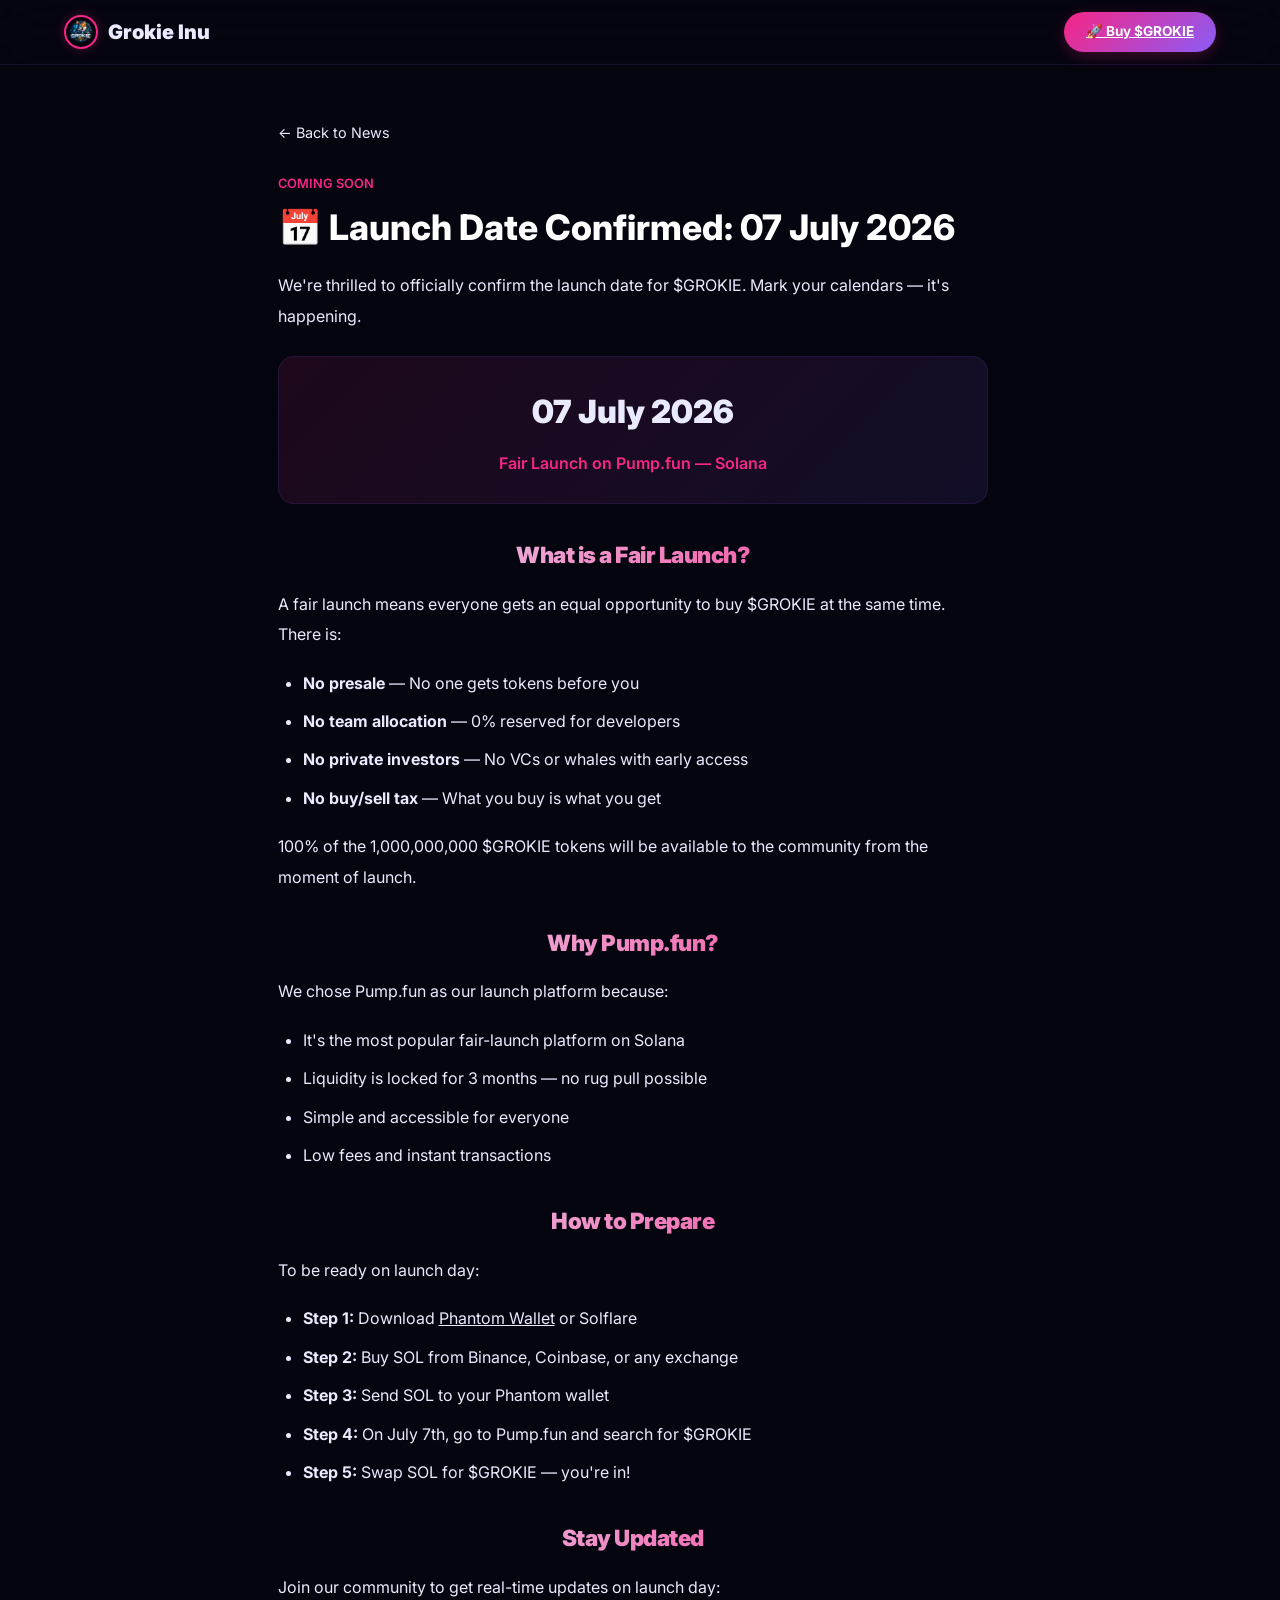
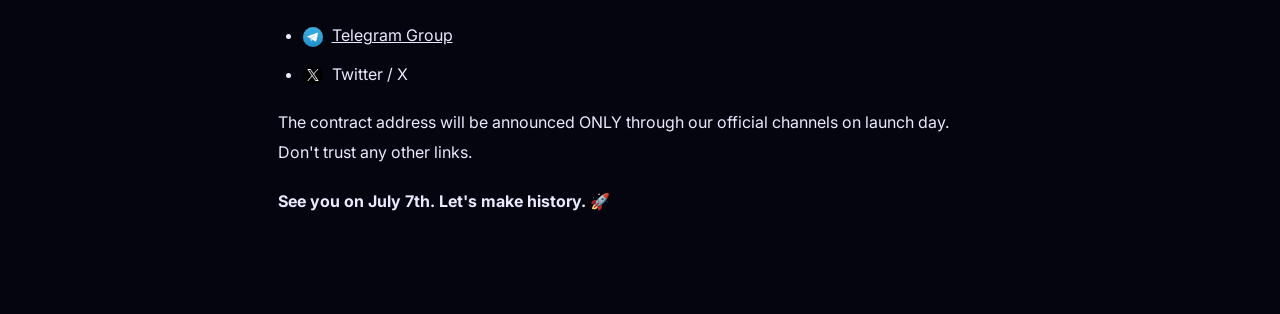
<file: blog/blog-launch-date.html>
<!DOCTYPE html>
<html lang="en">
<head>
    <meta charset="UTF-8">
    <meta name="viewport" content="width=device-width, initial-scale=1.0">
    <title>Launch Date Confirmed: 07 July 2026 - Grokie Inu Blog</title>
    <link rel="icon" type="image/png" href="../assets/images/grokie-inu.png">
    <link rel="stylesheet" href="../assets/css/style.css">
    <link href="https://fonts.googleapis.com/css2?family=Inter:wght@300;400;500;600;700;800;900&display=swap" rel="stylesheet">
    <style>
        .blog-page { padding: 120px 20px 80px; max-width: 750px; margin: 0 auto; }
        .blog-page-date { color: var(--accent); font-size: 0.8rem; font-weight: 600; text-transform: uppercase; margin-bottom: 10px; }
        .blog-page h1 { font-size: 2.2rem; font-weight: 800; color: #fff; margin-bottom: 20px; line-height: 1.3; }
        .blog-page-content { color: var(--text-muted); font-size: 1rem; line-height: 1.9; }
        .blog-page-content p { margin-bottom: 18px; }
        .blog-page-content h2 { color: #fff; font-size: 1.4rem; margin: 30px 0 12px; }
        .blog-page-content ul { margin: 10px 0 18px 25px; }
        .blog-page-content li { margin-bottom: 8px; }
        .blog-page-content a { color: var(--neon-blue); }
        .blog-back { display: inline-block; margin-bottom: 30px; color: var(--text-muted); text-decoration: none; font-size: 0.9rem; transition: color 0.3s; }
        .blog-back:hover { color: var(--accent); }
        .blog-highlight { background: linear-gradient(135deg, rgba(247,37,133,0.1), rgba(139,92,246,0.1)); border: 1px solid var(--border); border-radius: 16px; padding: 25px; margin: 25px 0; text-align: center; }
        .blog-highlight .big-date { font-size: 2rem; font-weight: 900; color: var(--neon-blue); margin-bottom: 5px; }
        .blog-highlight .platform { color: var(--accent); font-weight: 600; }
    </style>
</head>
<body>
    <nav class="navbar">
        <div class="container nav-container">
            <a href="../index.html" class="logo"><img src="../assets/images/grokie-inu.png" alt="Grokie Inu" class="logo-img"> Grokie Inu</a>
            <a href="../swap.html" class="nav-swap-btn" style="font-size:0.85rem;padding:8px 18px;">🚀 Buy $GROKIE</a>
        </div>
    </nav>

    <article class="blog-page">
        <a href="../index.html#news" class="blog-back">← Back to News</a>
        <div class="blog-page-date">Coming Soon</div>
        <h1>📅 Launch Date Confirmed: 07 July 2026</h1>

        <div class="blog-page-content">
            <p>We're thrilled to officially confirm the launch date for $GROKIE. Mark your calendars — it's happening.</p>

            <div class="blog-highlight">
                <div class="big-date">07 July 2026</div>
                <div class="platform">Fair Launch on Pump.fun — Solana</div>
            </div>

            <h2>What is a Fair Launch?</h2>
            <p>A fair launch means everyone gets an equal opportunity to buy $GROKIE at the same time. There is:</p>
            <ul>
                <li><strong>No presale</strong> — No one gets tokens before you</li>
                <li><strong>No team allocation</strong> — 0% reserved for developers</li>
                <li><strong>No private investors</strong> — No VCs or whales with early access</li>
                <li><strong>No buy/sell tax</strong> — What you buy is what you get</li>
            </ul>
            <p>100% of the 1,000,000,000 $GROKIE tokens will be available to the community from the moment of launch.</p>

            <h2>Why Pump.fun?</h2>
            <p>We chose Pump.fun as our launch platform because:</p>
            <ul>
                <li>It's the most popular fair-launch platform on Solana</li>
                <li>Liquidity is locked for 3 months — no rug pull possible</li>
                <li>Simple and accessible for everyone</li>
                <li>Low fees and instant transactions</li>
            </ul>

            <h2>How to Prepare</h2>
            <p>To be ready on launch day:</p>
            <ul>
                <li><strong>Step 1:</strong> Download <a href="https://phantom.app" target="_blank">Phantom Wallet</a> or Solflare</li>
                <li><strong>Step 2:</strong> Buy SOL from Binance, Coinbase, or any exchange</li>
                <li><strong>Step 3:</strong> Send SOL to your Phantom wallet</li>
                <li><strong>Step 4:</strong> On July 7th, go to Pump.fun and search for $GROKIE</li>
                <li><strong>Step 5:</strong> Swap SOL for $GROKIE — you're in!</li>
            </ul>

            <h2>Stay Updated</h2>
            <p>Join our community to get real-time updates on launch day:</p>
            <ul>
                <li><img src="../assets/images/telegram.jpg" alt="Telegram" style="width:20px;height:20px;border-radius:50%;vertical-align:middle;margin-right:5px"> <a href="https://t.me/+CHculkRfYbEwYmNl" target="_blank">Telegram Group</a></li>
                <li><img src="../assets/images/twiter.png" alt="Twitter" style="width:20px;height:20px;border-radius:50%;vertical-align:middle;margin-right:5px"> <a href="https://x.com/grokieinu1" target="_blank"></a>Twitter / X</a></li>
            </ul>

            <p>The contract address will be announced ONLY through our official channels on launch day. Don't trust any other links.</p>

            <p><strong>See you on July 7th. Let's make history. 🚀</strong></p>
        </div>
    </article>
</body>
</html>
</file>
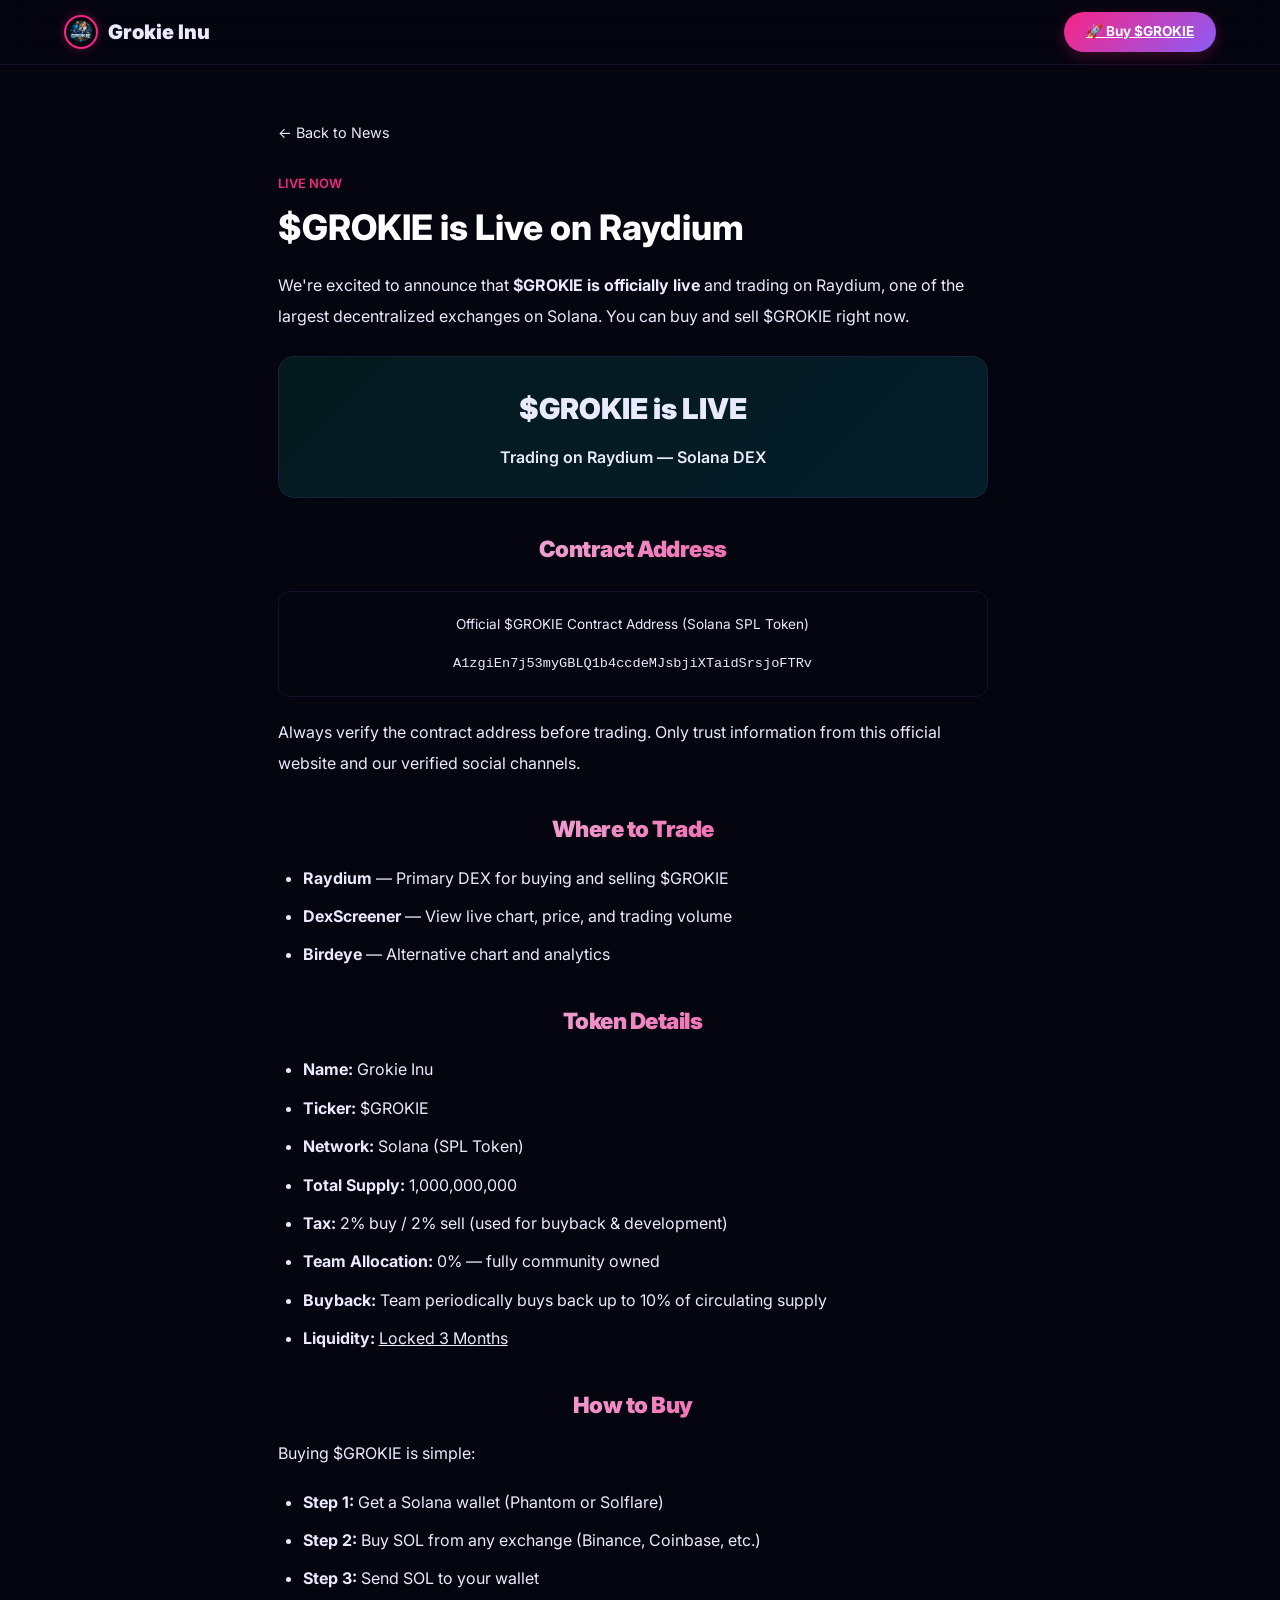
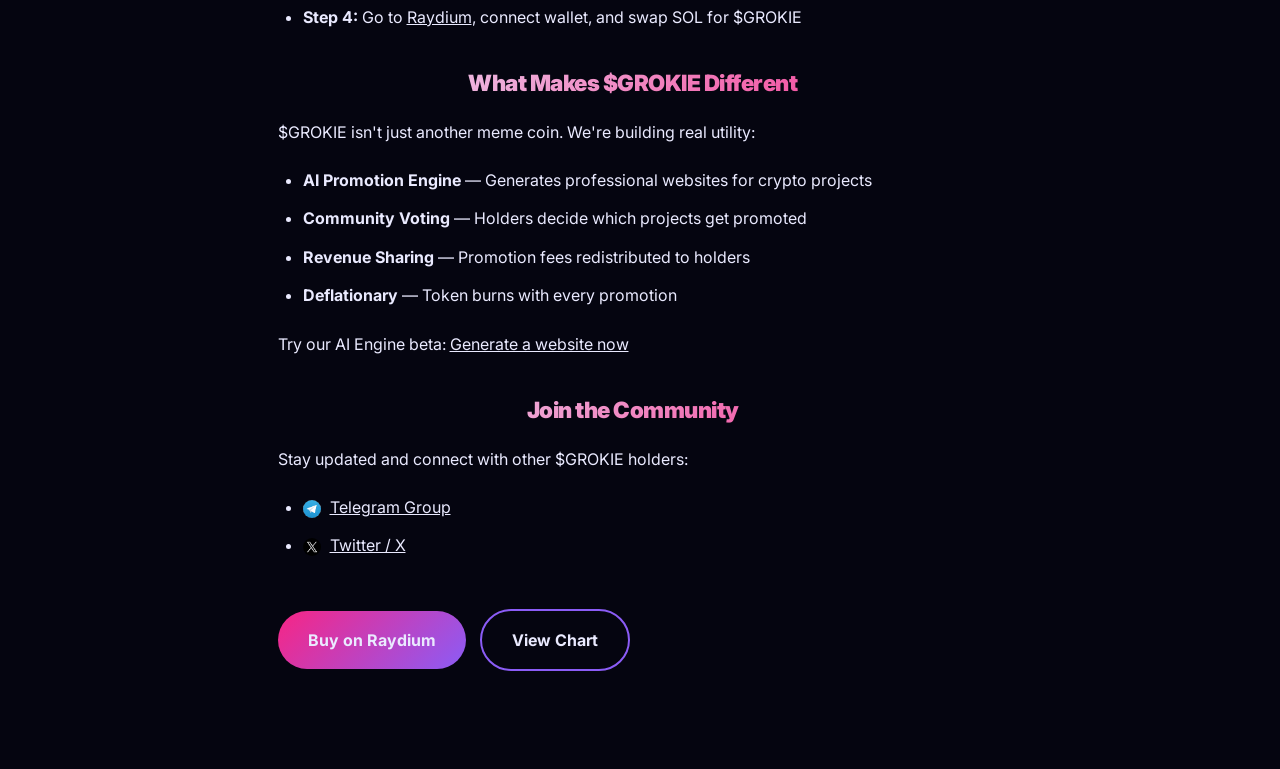
<file: blog/blog-live-on-raydium.html>
<!DOCTYPE html>
<html lang="en">
<head>
    <meta charset="UTF-8">
    <meta name="viewport" content="width=device-width, initial-scale=1.0">
    <title>$GROKIE is Live on Raydium - Grokie Inu Blog</title>
    <link rel="icon" type="image/png" href="../assets/images/grokie-inu.png">
    <link rel="stylesheet" href="../assets/css/style.css">
    <link href="https://fonts.googleapis.com/css2?family=Inter:wght@300;400;500;600;700;800;900&display=swap" rel="stylesheet">
    <style>
        .blog-page { padding: 120px 20px 80px; max-width: 750px; margin: 0 auto; }
        .blog-page-date { color: var(--accent); font-size: 0.8rem; font-weight: 600; text-transform: uppercase; margin-bottom: 10px; }
        .blog-page h1 { font-size: 2.2rem; font-weight: 800; color: #fff; margin-bottom: 20px; line-height: 1.3; }
        .blog-page-content { color: var(--text-muted); font-size: 1rem; line-height: 1.9; }
        .blog-page-content p { margin-bottom: 18px; }
        .blog-page-content h2 { color: #fff; font-size: 1.4rem; margin: 30px 0 12px; }
        .blog-page-content ul { margin: 10px 0 18px 25px; }
        .blog-page-content li { margin-bottom: 8px; }
        .blog-page-content a { color: var(--neon-blue); }
        .blog-back { display: inline-block; margin-bottom: 30px; color: var(--text-muted); text-decoration: none; font-size: 0.9rem; transition: color 0.3s; }
        .blog-back:hover { color: var(--accent); }
        .blog-highlight { background: linear-gradient(135deg, rgba(6,214,160,0.1), rgba(0,245,255,0.1)); border: 1px solid var(--border); border-radius: 16px; padding: 25px; margin: 25px 0; text-align: center; }
        .blog-highlight .big-text { font-size: 1.8rem; font-weight: 900; color: var(--secondary); margin-bottom: 5px; }
        .blog-highlight .sub-text { color: var(--neon-blue); font-weight: 600; }
        .blog-ca { background: var(--card-bg); border: 1px solid var(--border); border-radius: 12px; padding: 20px; margin: 20px 0; text-align: center; }
        .blog-ca p { color: var(--text-muted); font-size: 0.85rem; margin-bottom: 8px; }
        .blog-ca code { color: var(--neon-blue); font-size: 0.85rem; word-break: break-all; }
        .blog-cta { display: inline-block; margin-top: 20px; padding: 14px 30px; background: linear-gradient(135deg, var(--accent), var(--primary)); color: #fff; text-decoration: none; border-radius: 50px; font-weight: 700; transition: all 0.3s; }
        .blog-cta:hover { transform: translateY(-2px); box-shadow: 0 10px 25px rgba(247,37,133,0.3); }
        .blog-cta-secondary { display: inline-block; margin-top: 10px; margin-left: 10px; padding: 14px 30px; border: 2px solid var(--primary); color: var(--primary); text-decoration: none; border-radius: 50px; font-weight: 700; transition: all 0.3s; }
        .blog-cta-secondary:hover { background: var(--primary); color: #fff; transform: translateY(-2px); }
    </style>
</head>
<body>
    <nav class="navbar">
        <div class="container nav-container">
            <a href="../index.html" class="logo"><img src="../assets/images/grokie-inu.png" alt="Grokie Inu" class="logo-img"> Grokie Inu</a>
            <a href="../swap.html" class="nav-swap-btn" style="font-size:0.85rem;padding:8px 18px;">🚀 Buy $GROKIE</a>
        </div>
    </nav>

    <article class="blog-page">
        <a href="../index.html#news" class="blog-back">← Back to News</a>
        <div class="blog-page-date">Live Now</div>
        <h1>$GROKIE is Live on Raydium</h1>

        <div class="blog-page-content">
            <p>We're excited to announce that <strong>$GROKIE is officially live</strong> and trading on Raydium, one of the largest decentralized exchanges on Solana. You can buy and sell $GROKIE right now.</p>

            <div class="blog-highlight">
                <div class="big-text">$GROKIE is LIVE</div>
                <div class="sub-text">Trading on Raydium — Solana DEX</div>
            </div>

            <h2>Contract Address</h2>
            <div class="blog-ca">
                <p>Official $GROKIE Contract Address (Solana SPL Token)</p>
                <code>A1zgiEn7j53myGBLQ1b4ccdeMJsbjiXTaidSrsjoFTRv</code>
            </div>
            <p>Always verify the contract address before trading. Only trust information from this official website and our verified social channels.</p>

            <h2>Where to Trade</h2>
            <ul>
                <li><strong>Raydium</strong> — Primary DEX for buying and selling $GROKIE</li>
                <li><strong>DexScreener</strong> — View live chart, price, and trading volume</li>
                <li><strong>Birdeye</strong> — Alternative chart and analytics</li>
            </ul>

            <h2>Token Details</h2>
            <ul>
                <li><strong>Name:</strong> Grokie Inu</li>
                <li><strong>Ticker:</strong> $GROKIE</li>
                <li><strong>Network:</strong> Solana (SPL Token)</li>
                <li><strong>Total Supply:</strong> 1,000,000,000</li>
                <li><strong>Tax:</strong> 2% buy / 2% sell (used for buyback & development)</li>
                <li><strong>Team Allocation:</strong> 0% — fully community owned</li>
                <li><strong>Buyback:</strong> Team periodically buys back up to 10% of circulating supply</li>
                <li><strong>Liquidity:</strong> <a href="https://stakepoint.app/locks/cmpr492e90000ld041iazjevo" target="_blank" style="color:var(--neon-blue)">Locked 3 Months</a></li>
            </ul>

            <h2>How to Buy</h2>
            <p>Buying $GROKIE is simple:</p>
            <ul>
                <li><strong>Step 1:</strong> Get a Solana wallet (Phantom or Solflare)</li>
                <li><strong>Step 2:</strong> Buy SOL from any exchange (Binance, Coinbase, etc.)</li>
                <li><strong>Step 3:</strong> Send SOL to your wallet</li>
                <li><strong>Step 4:</strong> Go to <a href="https://raydium.io/swap/?inputMint=sol&outputMint=A1zgiEn7j53myGBLQ1b4ccdeMJsbjiXTaidSrsjoFTRv" target="_blank">Raydium</a>, connect wallet, and swap SOL for $GROKIE</li>
            </ul>

            <h2>What Makes $GROKIE Different</h2>
            <p>$GROKIE isn't just another meme coin. We're building real utility:</p>
            <ul>
                <li><strong>AI Promotion Engine</strong> — Generates professional websites for crypto projects</li>
                <li><strong>Community Voting</strong> — Holders decide which projects get promoted</li>
                <li><strong>Revenue Sharing</strong> — Promotion fees redistributed to holders</li>
                <li><strong>Deflationary</strong> — Token burns with every promotion</li>
            </ul>
            <p>Try our AI Engine beta: <a href="../ai-engine.html">Generate a website now</a></p>

            <h2>Join the Community</h2>
            <p>Stay updated and connect with other $GROKIE holders:</p>
            <ul>
                <li><img src="../assets/images/telegram.jpg" alt="Telegram" style="width:18px;height:18px;border-radius:50%;vertical-align:middle;margin-right:5px"> <a href="https://t.me/+CHculkRfYbEwYmNl" target="_blank">Telegram Group</a></li>
                <li><img src="../assets/images/twiter.png" alt="Twitter" style="width:18px;height:18px;border-radius:50%;vertical-align:middle;margin-right:5px"> <a href="https://x.com/grokieinu1" target="_blank">Twitter / X</a></li>
            </ul>

            <p style="margin-top:30px">
                <a href="https://raydium.io/swap/?inputMint=sol&outputMint=A1zgiEn7j53myGBLQ1b4ccdeMJsbjiXTaidSrsjoFTRv" target="_blank" class="blog-cta">Buy on Raydium</a>
                <a href="https://dexscreener.com/solana/A1zgiEn7j53myGBLQ1b4ccdeMJsbjiXTaidSrsjoFTRv" target="_blank" class="blog-cta-secondary">View Chart</a>
            </p>
        </div>
    </article>
</body>
</html>
</file>
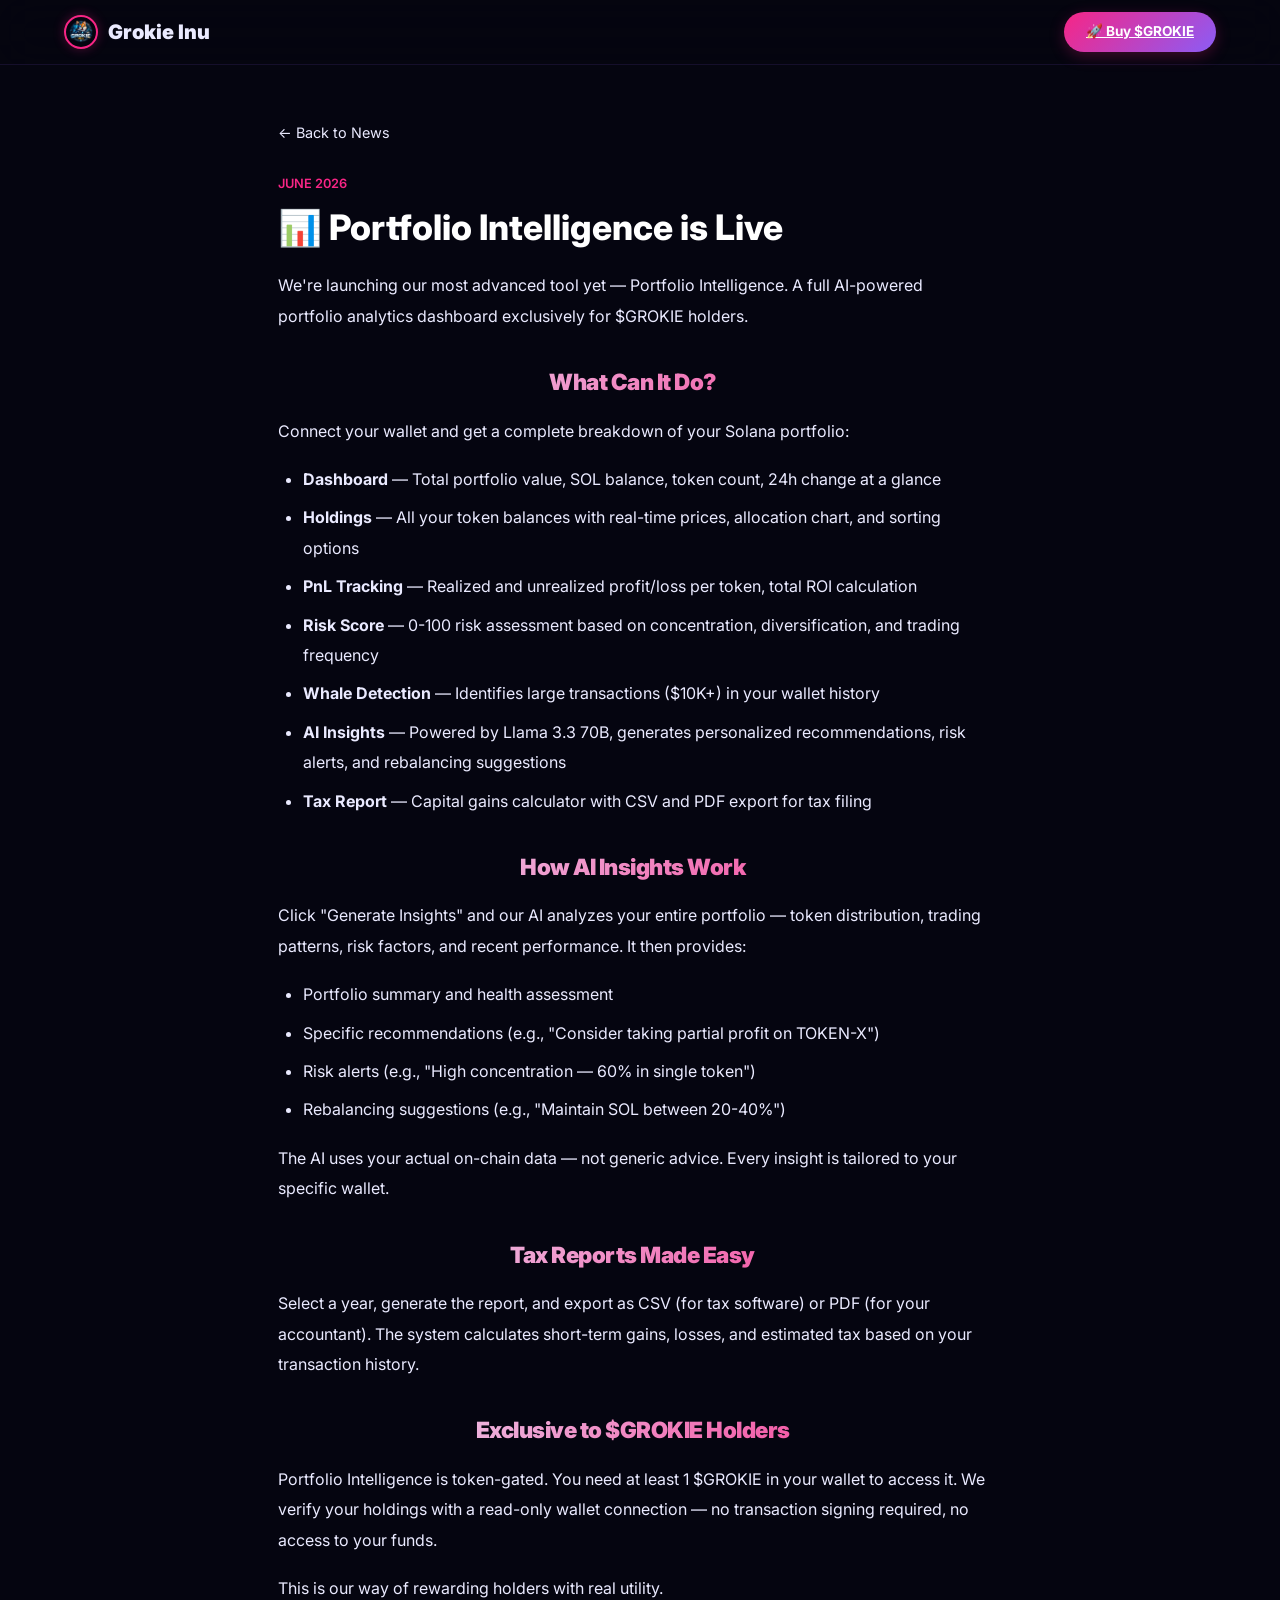
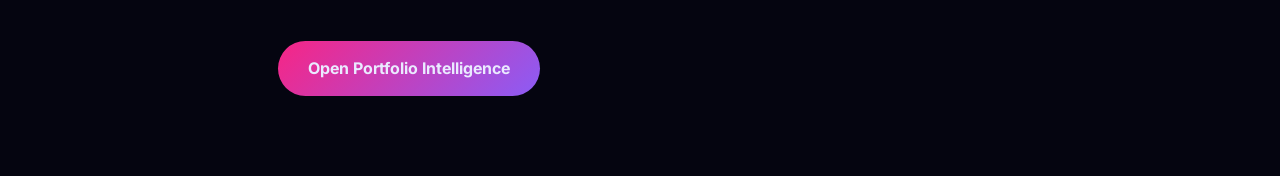
<file: blog/blog-portfolio-intelligence.html>
<!DOCTYPE html>
<html lang="en">
<head>
    <meta charset="UTF-8">
    <meta name="viewport" content="width=device-width, initial-scale=1.0">
    <title>Portfolio Intelligence: AI-Powered Analytics - Grokie Inu Blog</title>
    <link rel="icon" type="image/png" href="../assets/images/grokie-inu.png">
    <link rel="stylesheet" href="../assets/css/style.css">
    <link href="https://fonts.googleapis.com/css2?family=Inter:wght@300;400;500;600;700;800;900&display=swap" rel="stylesheet">
    <style>
        .blog-page { padding: 120px 20px 80px; max-width: 750px; margin: 0 auto; }
        .blog-page-date { color: var(--accent); font-size: 0.8rem; font-weight: 600; text-transform: uppercase; margin-bottom: 10px; }
        .blog-page h1 { font-size: 2.2rem; font-weight: 800; color: #fff; margin-bottom: 20px; line-height: 1.3; }
        .blog-page-content { color: var(--text-muted); font-size: 1rem; line-height: 1.9; }
        .blog-page-content p { margin-bottom: 18px; }
        .blog-page-content h2 { color: #fff; font-size: 1.4rem; margin: 30px 0 12px; }
        .blog-page-content ul { margin: 10px 0 18px 25px; }
        .blog-page-content li { margin-bottom: 8px; }
        .blog-page-content a { color: var(--neon-blue); }
        .blog-back { display: inline-block; margin-bottom: 30px; color: var(--text-muted); text-decoration: none; font-size: 0.9rem; transition: color 0.3s; }
        .blog-back:hover { color: var(--accent); }
        .blog-cta { display: inline-block; margin-top: 20px; padding: 12px 30px; background: linear-gradient(135deg, var(--accent), var(--primary)); color: #fff; text-decoration: none; border-radius: 50px; font-weight: 700; transition: all 0.3s; }
        .blog-cta:hover { transform: translateY(-2px); box-shadow: 0 10px 25px rgba(247,37,133,0.3); }
    </style>
</head>
<body>
    <nav class="navbar">
        <div class="container nav-container">
            <a href="../index.html" class="logo"><img src="../assets/images/grokie-inu.png" alt="Grokie Inu" class="logo-img"> Grokie Inu</a>
            <a href="../swap.html" class="nav-swap-btn" style="font-size:0.85rem;padding:8px 18px;">🚀 Buy $GROKIE</a>
        </div>
    </nav>

    <article class="blog-page">
        <a href="../index.html#news" class="blog-back">← Back to News</a>
        <div class="blog-page-date">June 2026</div>
        <h1>📊 Portfolio Intelligence is Live</h1>

        <div class="blog-page-content">
            <p>We're launching our most advanced tool yet — Portfolio Intelligence. A full AI-powered portfolio analytics dashboard exclusively for $GROKIE holders.</p>

            <h2>What Can It Do?</h2>
            <p>Connect your wallet and get a complete breakdown of your Solana portfolio:</p>

            <ul>
                <li><strong>Dashboard</strong> — Total portfolio value, SOL balance, token count, 24h change at a glance</li>
                <li><strong>Holdings</strong> — All your token balances with real-time prices, allocation chart, and sorting options</li>
                <li><strong>PnL Tracking</strong> — Realized and unrealized profit/loss per token, total ROI calculation</li>
                <li><strong>Risk Score</strong> — 0-100 risk assessment based on concentration, diversification, and trading frequency</li>
                <li><strong>Whale Detection</strong> — Identifies large transactions ($10K+) in your wallet history</li>
                <li><strong>AI Insights</strong> — Powered by Llama 3.3 70B, generates personalized recommendations, risk alerts, and rebalancing suggestions</li>
                <li><strong>Tax Report</strong> — Capital gains calculator with CSV and PDF export for tax filing</li>
            </ul>

            <h2>How AI Insights Work</h2>
            <p>Click "Generate Insights" and our AI analyzes your entire portfolio — token distribution, trading patterns, risk factors, and recent performance. It then provides:</p>
            <ul>
                <li>Portfolio summary and health assessment</li>
                <li>Specific recommendations (e.g., "Consider taking partial profit on TOKEN-X")</li>
                <li>Risk alerts (e.g., "High concentration — 60% in single token")</li>
                <li>Rebalancing suggestions (e.g., "Maintain SOL between 20-40%")</li>
            </ul>
            <p>The AI uses your actual on-chain data — not generic advice. Every insight is tailored to your specific wallet.</p>

            <h2>Tax Reports Made Easy</h2>
            <p>Select a year, generate the report, and export as CSV (for tax software) or PDF (for your accountant). The system calculates short-term gains, losses, and estimated tax based on your transaction history.</p>

            <h2>Exclusive to $GROKIE Holders</h2>
            <p>Portfolio Intelligence is token-gated. You need at least 1 $GROKIE in your wallet to access it. We verify your holdings with a read-only wallet connection — no transaction signing required, no access to your funds.</p>
            <p>This is our way of rewarding holders with real utility.</p>

            <a href="../portfolio.html" class="blog-cta">Open Portfolio Intelligence</a>
        </div>
    </article>
</body>
</html>
</file>
<file: assets/css/style.css>
/* Grokie Inu - Modern Dark Theme */
* { margin: 0; padding: 0; box-sizing: border-box; }

:root {
    --primary: #8b5cf6;
    --accent: #f72585;
    --cyan: #00f5ff;
    --green: #10b981;
    --blue: #3b82f6;
    --dark: #050510;
    --dark-light: #0c0c20;
    --card: rgba(16, 16, 40, 0.6);
    --card-solid: #10102a;
    --border: rgba(139, 92, 246, 0.12);
    --border-hover: rgba(247, 37, 133, 0.4);
    --text: #eaeaff;
    --muted: #8888b0;
    --glow-pink: rgba(247, 37, 133, 0.15);
    --glow-purple: rgba(139, 92, 246, 0.15);
}

html {
    overflow-x: hidden;
    overflow-y: scroll;
    scrollbar-gutter: stable;
}

body {
    font-family: 'Inter', sans-serif;
    background: var(--dark);
    color: var(--text);
    line-height: 1.6;
    overflow-x: hidden;
    width: 100%;
    max-width: 100vw;
}

.container { max-width: 1200px; margin: 0 auto; padding: 0 24px; width: 100%; }

/* ===== ANIMATED BACKGROUND CANVAS ===== */
#bgCanvas {
    position: fixed;
    top: 0; left: 0;
    width: 100%; height: 100%;
    z-index: 0;
    pointer-events: none;
    user-select: none;
}

/* ===== GLOWING ORB BACKGROUNDS ===== */
.hero::before {
    content: '';
    position: absolute;
    top: 5%; left: 5%;
    width: 40%; height: 40%;
    max-width: 500px; max-height: 500px;
    background: radial-gradient(circle, rgba(247,37,133,0.2) 0%, transparent 65%);
    border-radius: 50%;
    animation: orbMove1 12s ease-in-out infinite;
    pointer-events: none;
    z-index: 0;
}
.hero::after {
    content: '';
    position: absolute;
    bottom: 5%; right: 5%;
    width: 35%; height: 35%;
    max-width: 450px; max-height: 450px;
    background: radial-gradient(circle, rgba(139,92,246,0.18) 0%, transparent 65%);
    border-radius: 50%;
    animation: orbMove2 15s ease-in-out infinite;
    pointer-events: none;
    z-index: 0;
}
@keyframes orbMove1 { 0%,100%{transform:translate(0,0)} 50%{transform:translate(80px,60px)} }
@keyframes orbMove2 { 0%,100%{transform:translate(0,0)} 50%{transform:translate(-60px,-40px)} }

/* ===== NAVBAR ===== */
.navbar {
    position: fixed; top: 0; left: 0; right: 0; z-index: 1000;
    background: rgba(5, 5, 16, 0.8);
    backdrop-filter: blur(20px);
    border-bottom: 1px solid var(--border);
    padding: 12px 0;
    transition: all 0.3s;
    overflow: visible;
}
.nav-container { display: flex; align-items: center; justify-content: space-between; position: relative; z-index: 1001; width: 100%; }
.logo {
    display: flex; align-items: center; gap: 10px;
    text-decoration: none; font-weight: 900; font-size: 1.25rem;
    color: var(--text);
}
.logo-img { width: 34px; height: 34px; border-radius: 50%; border: 2px solid var(--accent); box-shadow: 0 0 12px rgba(247,37,133,0.3); }
.nav-links { display: flex; list-style: none; gap: 6px; align-items: center; }
.nav-links > li > a { color: var(--text); text-decoration: none; font-weight: 600; font-size: 0.95rem; padding: 8px 14px; border-radius: 8px; transition: all 0.2s; }
.nav-links > li > a:hover { color: var(--cyan); background: rgba(0,245,255,0.06); }
.nav-swap-btn {
    background: linear-gradient(135deg, var(--accent), var(--primary)) !important;
    color: #fff !important; padding: 9px 22px !important; border-radius: 50px !important;
    font-weight: 700 !important; box-shadow: 0 4px 15px rgba(247,37,133,0.25);
    transition: all 0.3s !important;
}
.nav-swap-btn:hover { transform: translateY(-1px); box-shadow: 0 6px 20px rgba(247,37,133,0.4) !important; }
.nav-dropdown { position: relative; }
.nav-dropdown-menu {
    display: none; position: absolute; top: 100%; left: 0;
    background: var(--card-solid); border: 1px solid var(--border);
    border-radius: 14px; padding: 8px 0; min-width: 200px;
    box-shadow: 0 20px 50px rgba(0,0,0,0.5), 0 0 30px var(--glow-purple);
    backdrop-filter: blur(20px);
    padding-top: 12px;
}
.nav-dropdown::before {
    content: '';
    position: absolute;
    top: 100%; left: 0; right: 0;
    height: 12px;
}
.nav-dropdown:hover .nav-dropdown-menu { display: block; }
.nav-dropdown-menu li { list-style: none; }
.nav-dropdown-menu a { display: block; padding: 10px 20px; font-size: 0.92rem; color: var(--text); transition: all 0.2s; text-decoration: none; border: none; font-weight: 500; }
.nav-dropdown-menu a:hover { color: var(--cyan); background: rgba(0,245,255,0.06); padding-left: 24px; }
.mobile-menu-btn { display: none; background: rgba(139,92,246,0.1); border: 1px solid var(--border); color: var(--text); font-size: 1.4rem; cursor: pointer; padding: 8px 14px; border-radius: 8px; min-width: 44px; min-height: 44px; flex-shrink: 0; }

/* ===== HERO ===== */
.hero {
    position: relative;
    min-height: 100vh; display: flex; align-items: center; justify-content: center;
    text-align: center; padding: 140px 20px 100px;
    overflow: hidden;
}
.hero-content { position: relative; z-index: 2; max-width: 680px; margin: 0 auto; }
.hero-mascot {
    width: 280px; height: 280px; border-radius: 24px;
    object-fit: contain;
    box-shadow: 0 0 60px rgba(247,37,133,0.25), 0 0 120px rgba(139,92,246,0.1);
    margin: 0 auto 30px; display: block;
}
@keyframes float { 0%,100%{transform:translateY(0)} 50%{transform:translateY(-14px)} }
@keyframes glow { 0%{box-shadow:0 0 30px rgba(247,37,133,0.3)} 100%{box-shadow:0 0 60px rgba(139,92,246,0.4),0 0 100px rgba(247,37,133,0.15)} }
.hero h1 {
    font-size: 4rem; font-weight: 900; letter-spacing: -1.5px;
    background: linear-gradient(135deg, #fff 0%, var(--accent) 50%, var(--primary) 100%);
    -webkit-background-clip: text; -webkit-text-fill-color: transparent;
    margin-bottom: 12px; line-height: 1.1;
}
.hero-tagline { font-size: 1.15rem; color: var(--cyan); font-weight: 600; margin-bottom: 16px; letter-spacing: 0.5px; }
.hero-desc { color: var(--muted); font-size: 1rem; margin-bottom: 36px; line-height: 1.8; }
.hero-btns { display: flex; gap: 14px; justify-content: center; flex-wrap: wrap; }
.btn-primary {
    display: inline-flex; align-items: center; gap: 8px;
    padding: 15px 34px; background: linear-gradient(135deg, var(--accent), var(--primary));
    color: #fff; text-decoration: none; border-radius: 50px; font-weight: 700; font-size: 1rem;
    box-shadow: 0 6px 25px rgba(247,37,133,0.3);
    transition: all 0.3s;
}
.btn-primary:hover { transform: translateY(-3px) scale(1.02); box-shadow: 0 10px 35px rgba(247,37,133,0.4); }
.btn-secondary {
    display: inline-flex; align-items: center; gap: 8px;
    padding: 15px 34px; border: 1.5px solid rgba(139,92,246,0.4); color: var(--text);
    text-decoration: none; border-radius: 50px; font-weight: 600; font-size: 1rem;
    backdrop-filter: blur(10px); background: rgba(139,92,246,0.05);
    transition: all 0.3s;
}
.btn-secondary:hover { border-color: var(--primary); background: rgba(139,92,246,0.12); transform: translateY(-2px); }

/* ===== STATS ===== */
.stats-section {
    padding: 0 0 80px;
    margin-top: -50px;
    position: relative;
    z-index: 3;
}
.stats-grid {
    display: grid;
    grid-template-columns: repeat(6, 1fr);
    gap: 10px;
}
.stat-card {
    background: var(--card); backdrop-filter: blur(16px);
    border: 1px solid var(--border); border-radius: 16px; padding: 22px 14px;
    text-align: center; transition: all 0.3s; position: relative; overflow: hidden;
}
.stat-card::before {
    content: ''; position: absolute; top: 0; left: 0; right: 0; height: 2px;
    background: linear-gradient(90deg, transparent, var(--primary), transparent); opacity: 0;
    transition: opacity 0.3s;
}
.stat-card:hover { border-color: var(--border-hover); transform: translateY(-3px); }
.stat-card:hover::before { opacity: 1; }
.stat-label { display: block; font-size: 0.68rem; color: var(--muted); text-transform: uppercase; letter-spacing: 1px; margin-bottom: 8px; }
.stat-value { display: block; font-size: 1.1rem; font-weight: 700; color: var(--text); }
.stat-value.trust { color: var(--green); font-size: 0.95rem; }
.stat-cta { background: linear-gradient(135deg, rgba(247,37,133,0.08), rgba(139,92,246,0.08)); border-color: rgba(247,37,133,0.2); }
.stat-btn {
    display: inline-block; margin-top: 8px; padding: 8px 18px;
    background: linear-gradient(135deg, var(--accent), var(--primary));
    color: #fff; text-decoration: none; border-radius: 50px; font-size: 0.78rem; font-weight: 700;
    box-shadow: 0 3px 10px rgba(247,37,133,0.2);
}

/* ===== SECTIONS COMMON ===== */
section { padding: 100px 0; position: relative; z-index: 1; }
h2 {
    font-size: 2.2rem; font-weight: 900; text-align: center; margin-bottom: 14px;
    background: linear-gradient(135deg, var(--text) 0%, var(--accent) 100%);
    -webkit-background-clip: text; -webkit-text-fill-color: transparent;
    letter-spacing: -0.5px;
}
.section-desc { text-align: center; color: var(--muted); max-width: 580px; margin: 0 auto 50px; font-size: 1rem; line-height: 1.8; }
.section-subtitle { text-align: center; color: var(--muted); margin-bottom: 50px; font-size: 0.92rem; }

/* ===== ABOUT ===== */
.about-section {
    background: linear-gradient(180deg, rgba(12,12,32,0.8) 0%, var(--dark) 100%);
    border-top: 1px solid var(--border);
}
.about-highlights { display: grid; grid-template-columns: repeat(2, 1fr); gap: 16px; max-width: 750px; margin: 0 auto; }
.highlight {
    display: flex; align-items: flex-start; gap: 16px;
    background: var(--card); backdrop-filter: blur(12px);
    border: 1px solid var(--border); border-radius: 16px; padding: 22px;
    transition: all 0.4s; position: relative; overflow: hidden;
}
.highlight::after {
    content: ''; position: absolute; top: 0; left: 0; width: 3px; height: 100%;
    background: linear-gradient(180deg, var(--accent), var(--primary)); opacity: 0;
    transition: opacity 0.3s;
}
.highlight:hover { border-color: var(--border-hover); transform: translateY(-3px); }
.highlight:hover::after { opacity: 1; }
.highlight span:first-child { font-size: 1.6rem; flex-shrink: 0; }
.highlight strong { display: block; color: var(--text); font-size: 0.92rem; margin-bottom: 4px; }
.highlight p { color: var(--muted); font-size: 0.82rem; margin: 0; line-height: 1.5; }

/* ===== TOOLS ===== */
.tools-section { padding-bottom: 120px; }
.tools-grid { display: grid; grid-template-columns: repeat(auto-fit, minmax(300px, 1fr)); gap: 20px; }
.tool-card {
    display: block; text-decoration: none; color: var(--text);
    background: var(--card); backdrop-filter: blur(12px);
    border: 1px solid var(--border); border-radius: 20px;
    overflow: hidden; transition: all 0.4s; position: relative;
}
.tool-card::before {
    content: ''; position: absolute; top: 0; left: 0; right: 0; bottom: 0;
    background: linear-gradient(135deg, var(--glow-pink), transparent 50%);
    opacity: 0; transition: opacity 0.4s; z-index: 0;
}
.tool-card:hover { transform: translateY(-8px) scale(1.01); border-color: var(--border-hover); box-shadow: 0 20px 50px rgba(247,37,133,0.1), 0 0 40px var(--glow-purple); }
.tool-card:hover::before { opacity: 1; }
.tool-card img { width: 100%; height: auto; aspect-ratio: 16/9; object-fit: contain; background: var(--card-solid); border-bottom: 1px solid var(--border); position: relative; z-index: 1; padding: 10px; }
.tool-card h3 { padding: 18px 22px 6px; font-size: 1.05rem; font-weight: 700; position: relative; z-index: 1; }
.tool-card p { padding: 0 22px 22px; font-size: 0.83rem; color: var(--muted); line-height: 1.6; position: relative; z-index: 1; }

/* ===== TOKENOMICS ===== */
.tokenomics-section { background: linear-gradient(180deg, var(--dark) 0%, rgba(12,12,32,0.8) 100%); border-top: 1px solid var(--border); }
.tokenomics-grid { display: grid; grid-template-columns: repeat(auto-fit, minmax(170px, 1fr)); gap: 14px; }
.token-item {
    background: var(--card); backdrop-filter: blur(12px);
    border: 1px solid var(--border); border-radius: 16px; padding: 28px 18px;
    text-align: center; transition: all 0.3s; position: relative; overflow: hidden;
}
.token-item::before {
    content: ''; position: absolute; inset: 0;
    background: radial-gradient(circle at 50% 0%, var(--glow-purple), transparent 70%);
    opacity: 0; transition: opacity 0.4s;
}
.token-item:hover { border-color: var(--primary); transform: translateY(-4px); }
.token-item:hover::before { opacity: 1; }
.token-icon { font-size: 2.2rem; margin-bottom: 12px; position: relative; z-index: 1; }
.token-item h3 { font-size: 0.75rem; color: var(--muted); margin-bottom: 8px; text-transform: uppercase; letter-spacing: 0.5px; position: relative; z-index: 1; }
.token-item p { font-size: 1rem; font-weight: 700; color: var(--cyan); position: relative; z-index: 1; }

/* ===== ROADMAP ===== */
.roadmap-section { padding: 100px 0; }
.roadmap-timeline { position: relative; max-width: 620px; margin: 0 auto; padding-left: 40px; }
.roadmap-timeline::before {
    content: ''; position: absolute; left: 15px; top: 0; bottom: 0; width: 3px;
    background: linear-gradient(to bottom, var(--accent), var(--primary), var(--cyan));
    border-radius: 3px; box-shadow: 0 0 10px var(--glow-pink);
}
.roadmap-item { position: relative; margin-bottom: 32px; padding-left: 10px; padding-top: 0; }
.roadmap-marker {
    display: inline-block;
    background: linear-gradient(135deg, var(--accent), var(--primary));
    color: #fff; padding: 5px 14px; border-radius: 50px; font-size: 0.68rem; font-weight: 700;
    box-shadow: 0 3px 10px rgba(247,37,133,0.3);
    white-space: nowrap;
    margin-left: 14px;
    margin-bottom: 8px;
}
.roadmap-card {
    background: var(--card); backdrop-filter: blur(12px);
    border: 1px solid var(--border); border-radius: 16px; padding: 24px;
    margin-left: 14px; transition: all 0.4s;
}
.roadmap-card:hover { border-color: var(--border-hover); transform: translateX(6px); box-shadow: 0 10px 30px rgba(0,0,0,0.3); }
.roadmap-card h3 { font-size: 1rem; margin-bottom: 12px; color: var(--text); }
.roadmap-card ul { list-style: none; }
.roadmap-card li { color: var(--muted); font-size: 0.85rem; padding: 4px 0 4px 20px; position: relative; }
.roadmap-card li::before { content: '→'; position: absolute; left: 0; color: var(--accent); font-weight: 700; }
.roadmap-card li.done { color: var(--green); }
.roadmap-card li.done::before { content: '✓'; color: var(--green); }
.roadmap-item.done .roadmap-card { border-color: rgba(16,185,129,0.3); }
.roadmap-item.done .roadmap-marker { background: var(--green); box-shadow: 0 3px 10px rgba(16,185,129,0.3); }
.roadmap-item.active .roadmap-card { border-color: var(--cyan); box-shadow: 0 0 20px rgba(0,245,255,0.06); }
.roadmap-item.active .roadmap-marker { background: linear-gradient(135deg, var(--cyan), var(--primary)); box-shadow: 0 3px 10px rgba(0,245,255,0.3); }

/* ===== NEWS / BLOG CAROUSEL ===== */
.news-section { background: linear-gradient(180deg, var(--dark) 0%, rgba(12,12,32,0.8) 100%); border-top: 1px solid var(--border); }
.news-carousel-wrapper { position: relative; overflow: hidden; }
.news-carousel {
    display: flex;
    gap: 16px;
    padding: 10px 0 20px;
    will-change: transform;
}
.news-carousel::-webkit-scrollbar { display: none; }
.news-card {
    display: block; text-decoration: none; color: var(--text);
    background: var(--card); backdrop-filter: blur(12px);
    border: 1px solid var(--border); border-radius: 16px;
    padding: 24px; transition: border-color 0.3s, transform 0.3s; position: relative; overflow: hidden;
    min-width: 320px; max-width: 320px; flex-shrink: 0;
}
.news-card::before {
    content: ''; position: absolute; top: 0; left: 0; width: 3px; height: 100%;
    background: linear-gradient(180deg, var(--accent), var(--primary)); opacity: 0;
    transition: opacity 0.3s;
}
.news-card:hover { border-color: var(--border-hover); transform: translateY(-4px); }
.news-card:hover::before { opacity: 1; }
.news-date { font-size: 0.7rem; color: var(--accent); font-weight: 700; text-transform: uppercase; letter-spacing: 0.5px; }
.news-card h3 { font-size: 0.95rem; font-weight: 700; margin: 8px 0; color: var(--text); line-height: 1.4; }
.news-card p { font-size: 0.8rem; color: var(--muted); line-height: 1.6; margin: 0; }
.news-carousel-dots {
    display: flex; justify-content: center; gap: 8px; margin-top: 16px;
}
.news-carousel-dots .dot {
    width: 8px; height: 8px; border-radius: 50%;
    background: var(--border); cursor: pointer; transition: all 0.3s;
}
.news-carousel-dots .dot.active {
    background: var(--accent); width: 24px; border-radius: 4px;
}
@media (max-width: 768px) {
    .news-carousel { overflow-x: auto; -webkit-overflow-scrolling: touch; scroll-snap-type: x mandatory; }
    .news-card { min-width: 85%; max-width: 85%; scroll-snap-align: start; }
}

/* ===== COMMUNITY ===== */
.community-section { text-align: center; background: linear-gradient(180deg, rgba(12,12,32,0.5) 0%, var(--dark) 100%); border-top: 1px solid var(--border); }
.community-links { display: flex; justify-content: center; gap: 20px; flex-wrap: wrap; }
.community-btn {
    display: flex; align-items: center; gap: 12px; padding: 18px 34px;
    border-radius: 16px; text-decoration: none; color: #fff;
    font-weight: 600; font-size: 1rem; transition: all 0.3s;
    border: 1px solid transparent;
}
.community-btn img { width: 30px; height: 30px; border-radius: 50%; }
.community-btn.tg { background: linear-gradient(135deg, #0088cc, #005fa3); }
.community-btn.tw { background: var(--card-solid); border-color: var(--border); }
.community-btn:hover { transform: translateY(-4px); box-shadow: 0 10px 30px rgba(0,0,0,0.4); }

/* ===== FOOTER ===== */
.footer { border-top: 1px solid var(--border); padding: 36px 0; }
.footer-inner { text-align: center; }
.footer-brand { display: flex; align-items: center; justify-content: center; gap: 10px; margin-bottom: 14px; }
.footer-brand img { width: 26px; height: 26px; border-radius: 50%; }
.footer-brand span { font-weight: 800; color: var(--accent); font-size: 0.95rem; }
.footer-disclaimer { font-size: 0.75rem; color: var(--muted); margin-bottom: 6px; }
.footer-copy { font-size: 0.7rem; color: rgba(136,136,176,0.4); }
.footer-links { display: flex; flex-wrap: wrap; justify-content: center; gap: 16px; margin-bottom: 16px; }
.footer-links a { color: var(--muted); text-decoration: none; font-size: 0.8rem; font-weight: 500; transition: color 0.2s; }
.footer-links a:hover { color: var(--cyan); }

/* ===== RESPONSIVE ===== */
@media (max-width: 1024px) {
    .stats-grid { grid-template-columns: repeat(3, 1fr); }
}
@media (max-width: 960px) {
    .nav-container { padding: 0 16px; }
    .nav-links { display: none !important; position: absolute; top: 100%; left: 0; right: 0; background: rgba(5,5,16,0.98); backdrop-filter: blur(20px); flex-direction: column; padding: 20px; gap: 8px; border-bottom: 1px solid var(--border); z-index: 999; }
    .nav-links.active { display: flex !important; flex-direction: column; }
    .mobile-menu-btn { display: flex !important; align-items: center; justify-content: center; }
    .nav-dropdown-menu { position: static; box-shadow: none; border: none; background: transparent; padding-left: 16px; display: none; }
    .nav-dropdown:hover .nav-dropdown-menu { display: block; }
    .nav-dropdown.open .nav-dropdown-menu { display: block; }
    .hero h1 { font-size: 2.4rem; }
    .hero { padding: 110px 20px 70px; min-height: auto; }
    .stats-grid { grid-template-columns: repeat(2, 1fr); }
    .tools-grid { grid-template-columns: 1fr; }
    .about-highlights { grid-template-columns: 1fr; }
}
@media (max-width: 480px) {
    .hero h1 { font-size: 2.1rem; }
    .hero-tagline { font-size: 0.95rem; }
    .hero-desc { font-size: 0.85rem; }
    .hero { padding: 100px 16px 60px; }
    .btn-primary { padding: 12px 26px; font-size: 0.9rem; }
    .btn-secondary { padding: 12px 26px; font-size: 0.9rem; }
    .stats-grid { grid-template-columns: 1fr 1fr; gap: 8px; }
    .stat-card { padding: 16px 10px; }
    .stat-value { font-size: 0.95rem; }
    .stat-label { font-size: 0.62rem; }
    .tokenomics-grid { grid-template-columns: 1fr 1fr; }
    .hero-btns { flex-direction: column; align-items: center; }
    h2 { font-size: 1.6rem; }
    .section-desc { font-size: 0.85rem; }
    .container { padding: 0 16px; }
}
</file>
<file: assets/css/new-pairs.css>
*{margin:0;padding:0;box-sizing:border-box}
:root{--primary:#8b5cf6;--accent:#f72585;--cyan:#00f5ff;--green:#06d6a0;--red:#ef4444;--yellow:#f59e0b;--dark:#0a0a1a;--card:#16162e;--border:#2a2a50;--text:#e8e8f0;--muted:#9898b8}
body{font-family:'Inter',sans-serif;background:var(--dark);color:var(--text);line-height:1.6;min-height:100vh}
.container{max-width:800px;margin:0 auto;padding:0 20px 40px}
.header{background:rgba(10,10,26,.98);border-bottom:1px solid var(--border);padding:15px 0;position:sticky;top:0;z-index:100;backdrop-filter:blur(10px)}
.header-inner{display:flex;align-items:center;justify-content:space-between;max-width:800px;margin:0 auto;padding:0 20px}
.logo{display:flex;align-items:center;gap:10px;text-decoration:none;color:var(--accent);font-weight:900;font-size:1.2rem}
.logo img{width:32px;height:32px;border-radius:50%;border:2px solid var(--accent)}
.header-right{display:flex;align-items:center;gap:10px}
.back-btn{color:var(--muted);text-decoration:none;font-size:.85rem}
.back-btn:hover{color:var(--accent)}
.tool-nav{display:flex;gap:4px;align-items:center}
.tool-nav a{color:var(--muted);text-decoration:none;font-size:.78rem;font-weight:600;padding:6px 12px;border-radius:6px;transition:all .2s;white-space:nowrap}
.tool-nav a:hover{color:var(--cyan);background:rgba(0,245,255,.06)}
.tool-nav a.active{color:#fff;background:linear-gradient(135deg,var(--accent),var(--primary));box-shadow:0 2px 8px rgba(247,37,133,.3)}
@media(max-width:768px){.tool-nav{display:none}}
.live-pulse{width:10px;height:10px;background:var(--green);border-radius:50%;animation:livePulse 1.5s infinite}
.live-label{font-size:.7rem;font-weight:800;color:var(--green);letter-spacing:1px}
@keyframes livePulse{0%,100%{box-shadow:0 0 0 0 rgba(6,214,160,.5)}50%{box-shadow:0 0 0 6px rgba(6,214,160,0)}}
.hero{text-align:center;padding:40px 20px 20px}
.hero h1{font-size:1.8rem;font-weight:900;margin-bottom:8px}
.hero p{color:var(--muted);font-size:.9rem;max-width:500px;margin:0 auto}

/* Stats Bar */
.stats-bar{display:flex;justify-content:center;gap:20px;margin-bottom:20px;flex-wrap:wrap}
.stat-item{text-align:center;padding:12px 20px;background:var(--card);border:1px solid var(--border);border-radius:10px;min-width:100px}
.stat-num{display:block;font-size:1.1rem;font-weight:800;color:var(--cyan)}
.stat-lbl{font-size:.65rem;color:var(--muted);text-transform:uppercase;letter-spacing:.5px}

/* Filter */
.filter-row{display:flex;align-items:center;gap:10px;margin-bottom:20px;justify-content:center}
.filter-label{font-size:.8rem;color:var(--muted);font-weight:600}
.filter-row select{padding:8px 14px;background:var(--card);border:1px solid var(--border);border-radius:8px;color:var(--text);font-size:.8rem;cursor:pointer}
.filter-row select:focus{outline:none;border-color:var(--primary)}

/* Feed */
.feed{display:flex;flex-direction:column;gap:8px}
.loading-state{text-align:center;padding:50px 20px}
.spinner{width:32px;height:32px;border:3px solid var(--border);border-top-color:var(--green);border-radius:50%;animation:spin .8s linear infinite;margin:0 auto 12px}
@keyframes spin{to{transform:rotate(360deg)}}
.loading-state p{color:var(--muted);font-size:.85rem}
.empty-state{text-align:center;padding:40px;color:var(--muted);font-size:.85rem}

/* Pair Card */
.pair-card{display:flex;align-items:center;gap:12px;padding:14px 16px;background:var(--card);border:1px solid var(--border);border-radius:12px;text-decoration:none;transition:all .3s;animation:slideIn .4s ease}
.pair-card:hover{border-color:var(--primary);transform:translateX(4px)}
.pair-card.new-entry{border-color:var(--green);box-shadow:0 0 15px rgba(6,214,160,.15)}
@keyframes slideIn{from{opacity:0;transform:translateY(-10px)}to{opacity:1;transform:translateY(0)}}

.pair-age{min-width:55px;text-align:center}
.pair-age-val{font-size:.75rem;font-weight:800;color:var(--green);display:block}
.pair-age-lbl{font-size:.6rem;color:var(--muted)}

.pair-logo{width:36px;height:36px;border-radius:50%;object-fit:cover;border:2px solid var(--border);background:var(--dark);flex-shrink:0}

.pair-info{flex:1;min-width:0}
.pair-name{font-size:.85rem;font-weight:700;color:var(--text);white-space:nowrap;overflow:hidden;text-overflow:ellipsis}
.pair-ticker{font-size:.7rem;color:var(--cyan);font-weight:600}
.pair-meta{display:flex;gap:10px;margin-top:3px;font-size:.65rem;color:var(--muted)}
.pair-meta span{display:inline-flex;align-items:center;gap:3px}

.pair-right{text-align:right;min-width:70px}
.pair-liq{font-size:.8rem;font-weight:700;color:var(--green)}
.pair-liq-lbl{font-size:.6rem;color:var(--muted)}
.pair-action{display:inline-block;margin-top:4px;padding:3px 10px;background:linear-gradient(135deg,var(--accent),var(--primary));color:#fff;border-radius:50px;font-size:.6rem;font-weight:700;text-decoration:none}

@media(max-width:768px){
.pair-card{padding:10px 12px;gap:8px}
.pair-logo{width:30px;height:30px}
.pair-meta{display:none}
.pair-age{min-width:40px}
.hero h1{font-size:1.4rem}
.stats-bar{gap:10px}
.stat-item{padding:8px 12px;min-width:80px}
.stat-num{font-size:.9rem}
}
</file>
<file: assets/css/portfolio.css>
/* Grokie Portfolio Intelligence */
* { margin: 0; padding: 0; box-sizing: border-box; }

:root {
    --primary: #8b5cf6;
    --primary-dark: #7c3aed;
    --accent: #f72585;
    --neon-blue: #00f5ff;
    --secondary: #06d6a0;
    --green: #10b981;
    --red: #ef4444;
    --orange: #f59e0b;
    --dark: #0a0a1a;
    --dark-light: #12122a;
    --text: #e8e8f0;
    --text-muted: #9898b8;
    --card-bg: #16162e;
    --card-bg-hover: #1a1a3a;
    --border: #2a2a50;
    --border-light: #3a3a60;
}

body {
    font-family: 'Inter', sans-serif;
    background: var(--dark);
    color: var(--text);
    min-height: 100vh;
    line-height: 1.6;
}

/* Header */
.header {
    position: fixed;
    top: 0; left: 0; right: 0;
    z-index: 100;
    background: rgba(10, 10, 26, 0.95);
    backdrop-filter: blur(12px);
    border-bottom: 1px solid var(--border);
    padding: 12px 0;
}

.header-inner {
    max-width: 1400px;
    margin: 0 auto;
    padding: 0 24px;
    display: flex;
    align-items: center;
    justify-content: space-between;
    gap: 20px;
}

.logo {
    display: flex;
    align-items: center;
    gap: 10px;
    text-decoration: none;
    font-weight: 900;
    font-size: 1.2rem;
    color: var(--accent);
    flex-shrink: 0;
}

.logo img {
    width: 32px; height: 32px;
    border-radius: 50%;
    border: 2px solid var(--accent);
}

.header-nav {
    display: flex;
    gap: 4px;
    overflow-x: auto;
}

.nav-link {
    color: var(--text-muted);
    text-decoration: none;
    font-size: 0.82rem;
    font-weight: 500;
    padding: 8px 14px;
    border-radius: 8px;
    transition: all 0.2s;
    white-space: nowrap;
}

.nav-link:hover {
    color: var(--text);
    background: rgba(139, 92, 246, 0.1);
}

.nav-link.active {
    color: white;
    background: rgba(139, 92, 246, 0.2);
    border: 1px solid rgba(139, 92, 246, 0.3);
}

.back-btn {
    color: var(--text-muted);
    text-decoration: none;
    font-size: 0.82rem;
    padding: 8px 14px;
    border: 1px solid var(--border);
    border-radius: 8px;
    transition: all 0.3s;
    flex-shrink: 0;
}

.back-btn:hover {
    color: var(--accent);
    border-color: var(--accent);
}

/* Tool Navigation */
.tool-nav {
    display: flex;
    gap: 4px;
    align-items: center;
}
.tool-nav a {
    color: var(--text-muted);
    text-decoration: none;
    font-size: 0.78rem;
    font-weight: 600;
    padding: 6px 12px;
    border-radius: 6px;
    transition: all 0.2s;
    white-space: nowrap;
}
.tool-nav a:hover {
    color: var(--neon-blue);
    background: rgba(0, 245, 255, 0.06);
}
.tool-nav a.active {
    color: #fff;
    background: linear-gradient(135deg, var(--accent), var(--primary));
    box-shadow: 0 2px 8px rgba(247, 37, 133, 0.3);
}
@media (max-width: 768px) {
    .tool-nav { display: none; }
}

/* Mobile Nav */
.mobile-nav {
    display: none;
    position: fixed;
    bottom: 0; left: 0; right: 0;
    z-index: 100;
    background: rgba(10, 10, 26, 0.98);
    backdrop-filter: blur(12px);
    border-top: 1px solid var(--border);
    padding: 8px 4px;
    overflow-x: auto;
    gap: 2px;
}

.mobile-nav-link {
    color: var(--text-muted);
    text-decoration: none;
    font-size: 0.7rem;
    padding: 8px 10px;
    border-radius: 8px;
    text-align: center;
    white-space: nowrap;
    transition: all 0.2s;
}

.mobile-nav-link.active {
    color: white;
    background: rgba(139, 92, 246, 0.2);
}

/* Main */
.main {
    max-width: 1400px;
    margin: 0 auto;
    padding: 80px 24px 40px;
}

/* Wallet Input */
.wallet-section {
    margin-bottom: 28px;
}

.wallet-input-wrapper {
    max-width: 700px;
    margin: 0 auto;
    text-align: center;
}

.wallet-input-box {
    display: flex;
    align-items: center;
    background: var(--card-bg);
    border: 1px solid var(--border);
    border-radius: 14px;
    padding: 6px 6px 6px 16px;
    gap: 10px;
    transition: border-color 0.3s;
}

.wallet-input-box:focus-within {
    border-color: var(--primary);
    box-shadow: 0 0 0 3px rgba(139, 92, 246, 0.1);
}

.wallet-icon {
    font-size: 1.1rem;
    flex-shrink: 0;
}

#walletInput {
    flex: 1;
    background: none;
    border: none;
    color: var(--text);
    font-size: 0.9rem;
    font-family: 'Inter', monospace;
    outline: none;
}

#walletInput::placeholder {
    color: var(--text-muted);
}

.track-btn {
    padding: 12px 28px;
    background: linear-gradient(135deg, var(--accent), var(--primary));
    color: white;
    border: none;
    border-radius: 10px;
    font-weight: 700;
    font-size: 0.88rem;
    cursor: pointer;
    transition: all 0.3s;
    flex-shrink: 0;
}

.track-btn:hover {
    transform: translateY(-1px);
    box-shadow: 0 6px 20px rgba(247, 37, 133, 0.3);
}

.track-btn:disabled {
    opacity: 0.5;
    cursor: not-allowed;
    transform: none;
    box-shadow: none;
}

.wallet-hint {
    margin-top: 10px;
    font-size: 0.78rem;
    color: var(--text-muted);
}

/* Stats Grid */
.stats-grid {
    display: grid;
    grid-template-columns: repeat(auto-fit, minmax(220px, 1fr));
    gap: 16px;
    margin-bottom: 24px;
}

.stat-card {
    background: var(--card-bg);
    border: 1px solid var(--border);
    border-radius: 14px;
    padding: 20px;
    display: flex;
    align-items: center;
    gap: 14px;
    transition: all 0.2s;
}

.stat-card:hover {
    border-color: var(--border-light);
    background: var(--card-bg-hover);
}

.stat-card.stat-green { border-left: 3px solid var(--green); }
.stat-card.stat-blue { border-left: 3px solid var(--neon-blue); }

.stat-icon {
    font-size: 1.6rem;
    flex-shrink: 0;
}

.stat-info {
    display: flex;
    flex-direction: column;
    gap: 2px;
}

.stat-label {
    font-size: 0.75rem;
    color: var(--text-muted);
    text-transform: uppercase;
    letter-spacing: 0.5px;
}

.stat-value {
    font-size: 1.2rem;
    font-weight: 700;
    color: var(--text);
}

/* Cards */
.card {
    background: var(--card-bg);
    border: 1px solid var(--border);
    border-radius: 14px;
    padding: 24px;
    margin-bottom: 20px;
}

.card-header {
    display: flex;
    align-items: center;
    justify-content: space-between;
    margin-bottom: 16px;
    flex-wrap: wrap;
    gap: 12px;
}

.card-title {
    font-size: 1rem;
    font-weight: 700;
    color: var(--text);
}

.card-desc {
    font-size: 0.82rem;
    color: var(--text-muted);
    margin-bottom: 16px;
}

.card-actions {
    display: flex;
    gap: 8px;
    align-items: center;
}

/* Dashboard Grid */
.dashboard-grid {
    display: grid;
    grid-template-columns: 1fr 1fr;
    gap: 20px;
    margin-bottom: 20px;
}

/* Risk Card */
.risk-meter {
    display: flex;
    justify-content: center;
    margin: 20px 0;
}

.risk-circle {
    width: 120px;
    height: 120px;
    border-radius: 50%;
    border: 6px solid var(--border);
    display: flex;
    flex-direction: column;
    align-items: center;
    justify-content: center;
    position: relative;
}

.risk-score {
    font-size: 2rem;
    font-weight: 900;
    color: var(--text);
}

.risk-label {
    font-size: 0.7rem;
    color: var(--text-muted);
    text-transform: uppercase;
}

.risk-factors {
    display: flex;
    flex-direction: column;
    gap: 6px;
}

/* Performance */
.performance-stats {
    display: grid;
    grid-template-columns: 1fr 1fr;
    gap: 14px;
}

.perf-item {
    display: flex;
    flex-direction: column;
    gap: 2px;
}

.perf-label {
    font-size: 0.72rem;
    color: var(--text-muted);
    text-transform: uppercase;
}

.perf-value {
    font-size: 1rem;
    font-weight: 600;
    color: var(--text);
}

/* Tables */
.table-wrapper {
    overflow-x: auto;
}

.data-table {
    width: 100%;
    border-collapse: collapse;
    font-size: 0.82rem;
}

.data-table th {
    text-align: left;
    padding: 12px 14px;
    color: var(--text-muted);
    font-weight: 600;
    font-size: 0.72rem;
    text-transform: uppercase;
    letter-spacing: 0.5px;
    border-bottom: 1px solid var(--border);
    white-space: nowrap;
}

.data-table td {
    padding: 12px 14px;
    border-bottom: 1px solid rgba(42, 42, 80, 0.5);
    white-space: nowrap;
}

.data-table tbody tr:hover {
    background: rgba(139, 92, 246, 0.05);
}

/* Whale List */
.whale-list {
    display: flex;
    flex-direction: column;
    gap: 12px;
}

.whale-item {
    display: flex;
    align-items: center;
    gap: 14px;
    padding: 14px;
    background: rgba(10, 10, 26, 0.5);
    border: 1px solid var(--border);
    border-radius: 10px;
}

.whale-amount {
    font-size: 1rem;
    font-weight: 700;
}

.whale-time {
    font-size: 0.75rem;
    color: var(--text-muted);
}

/* AI Card */
.ai-card {
    border: 1px solid rgba(139, 92, 246, 0.3);
    background: linear-gradient(135deg, rgba(22, 22, 46, 1), rgba(139, 92, 246, 0.05));
}

.ai-empty {
    text-align: center;
    padding: 40px 20px;
}

.ai-icon {
    font-size: 3rem;
    margin-bottom: 12px;
}

.ai-empty h4 {
    font-size: 1.1rem;
    margin-bottom: 8px;
}

.ai-empty p {
    color: var(--text-muted);
    font-size: 0.85rem;
    max-width: 450px;
    margin: 0 auto;
}

.ai-insights-content {
    min-height: 150px;
}

.ai-insight-item {
    padding: 14px;
    background: rgba(10, 10, 26, 0.5);
    border: 1px solid var(--border);
    border-radius: 10px;
    margin-bottom: 10px;
}

.ai-insight-item h5 {
    font-size: 0.88rem;
    margin-bottom: 6px;
    color: var(--neon-blue);
}

.ai-insight-item p {
    font-size: 0.82rem;
    color: var(--text-muted);
    line-height: 1.5;
}

.insights-grid {
    display: grid;
    grid-template-columns: repeat(3, 1fr);
    gap: 16px;
}

.mini-card h4 {
    font-size: 0.88rem;
    margin-bottom: 12px;
}

/* Tax */
.tax-grid {
    display: grid;
    grid-template-columns: repeat(auto-fit, minmax(180px, 1fr));
    gap: 16px;
}

.tax-item {
    display: flex;
    flex-direction: column;
    gap: 4px;
    padding: 14px;
    background: rgba(10, 10, 26, 0.4);
    border-radius: 10px;
}

.tax-label {
    font-size: 0.72rem;
    color: var(--text-muted);
    text-transform: uppercase;
}

.tax-value {
    font-size: 1.1rem;
    font-weight: 700;
}

.tax-actions {
    display: flex;
    gap: 10px;
    margin-top: 16px;
}

/* Allocation */
.allocation-chart {
    min-height: 200px;
    display: flex;
    flex-direction: column;
    gap: 10px;
}

.alloc-bar-item {
    display: flex;
    align-items: center;
    gap: 12px;
}

.alloc-label {
    width: 100px;
    font-size: 0.8rem;
    font-weight: 600;
    white-space: nowrap;
    overflow: hidden;
    text-overflow: ellipsis;
}

.alloc-bar-wrapper {
    flex: 1;
    height: 24px;
    background: rgba(42, 42, 80, 0.3);
    border-radius: 6px;
    overflow: hidden;
}

.alloc-bar {
    height: 100%;
    border-radius: 6px;
    transition: width 0.5s ease;
}

.alloc-pct {
    width: 50px;
    text-align: right;
    font-size: 0.78rem;
    font-weight: 600;
    color: var(--text-muted);
}

/* Buttons */
.btn-primary {
    padding: 10px 20px;
    background: linear-gradient(135deg, var(--accent), var(--primary));
    color: white;
    border: none;
    border-radius: 8px;
    font-weight: 600;
    font-size: 0.82rem;
    cursor: pointer;
    transition: all 0.3s;
}

.btn-primary:hover {
    transform: translateY(-1px);
    box-shadow: 0 4px 15px rgba(247, 37, 133, 0.3);
}

.btn-primary:disabled {
    opacity: 0.5;
    cursor: not-allowed;
    transform: none;
    box-shadow: none;
}

.btn-secondary {
    padding: 10px 20px;
    background: transparent;
    color: var(--text-muted);
    border: 1px solid var(--border);
    border-radius: 8px;
    font-size: 0.82rem;
    cursor: pointer;
    transition: all 0.3s;
}

.btn-secondary:hover {
    color: var(--text);
    border-color: var(--text-muted);
}

.btn-secondary:disabled {
    opacity: 0.4;
    cursor: not-allowed;
}

.select-input {
    padding: 8px 12px;
    background: var(--dark);
    border: 1px solid var(--border);
    border-radius: 8px;
    color: var(--text);
    font-size: 0.8rem;
    cursor: pointer;
    outline: none;
}

/* Badge */
.badge {
    padding: 4px 10px;
    border-radius: 20px;
    font-size: 0.68rem;
    font-weight: 600;
    text-transform: uppercase;
}

.badge-live {
    background: rgba(16, 185, 129, 0.15);
    color: var(--green);
    border: 1px solid rgba(16, 185, 129, 0.3);
    animation: pulse-live 2s infinite;
}

@keyframes pulse-live {
    0%, 100% { opacity: 1; }
    50% { opacity: 0.6; }
}

/* Tab Content */
.tab-content {
    display: none;
}

.tab-content.active {
    display: block;
}

/* Empty States */
.empty-state {
    text-align: center;
    padding: 30px;
    color: var(--text-muted);
    font-size: 0.85rem;
}

.empty-state-sm {
    color: var(--text-muted);
    font-size: 0.8rem;
}

/* Utility */
.text-green { color: var(--green); }
.text-red { color: var(--red); }
.text-orange { color: var(--orange); }
.text-blue { color: var(--neon-blue); }

/* Token Gate */
.token-gate {
    position: fixed;
    top: 0; left: 0; right: 0; bottom: 0;
    z-index: 9000;
    display: flex;
    align-items: flex-start;
    justify-content: center;
    background: rgba(10, 10, 26, 0.98);
    backdrop-filter: blur(20px);
    padding: 20px;
    overflow-y: auto;
}

.token-gate-content {
    text-align: center;
    max-width: 440px;
    width: 100%;
    background: var(--card-bg);
    border: 1px solid var(--border);
    border-radius: 24px;
    padding: 48px 36px;
    box-shadow: 0 30px 80px rgba(0, 0, 0, 0.5), 0 0 40px rgba(139, 92, 246, 0.08);
    margin: 40px 0;
}

.gate-logo {
    width: 80px; height: 80px;
    border-radius: 50%;
    border: 3px solid var(--primary);
    margin-bottom: 20px;
    box-shadow: 0 0 30px rgba(139, 92, 246, 0.3);
}

.token-gate-content h2 {
    font-size: 1.5rem;
    font-weight: 800;
    color: var(--primary);
    margin-bottom: 10px;
}

.gate-desc {
    color: var(--text-muted);
    font-size: 0.88rem;
    line-height: 1.6;
    margin-bottom: 28px;
}

.gate-connect-btn {
    display: inline-block;
    padding: 14px 36px;
    background: linear-gradient(135deg, var(--primary), #f72585);
    color: white;
    border: none;
    border-radius: 50px;
    font-weight: 700;
    font-size: 1rem;
    cursor: pointer;
    transition: all 0.3s;
    margin-bottom: 16px;
}

.gate-connect-btn:hover {
    transform: translateY(-2px);
    box-shadow: 0 8px 25px rgba(139, 92, 246, 0.4);
}

.gate-connect-btn:disabled {
    opacity: 0.6;
    cursor: not-allowed;
    transform: none;
}

.gate-status {
    min-height: 24px;
    margin: 14px 0;
    font-size: 0.85rem;
}

.gate-success { color: #10b981; }
.gate-error { color: #f87171; line-height: 1.5; }
.gate-error a { color: var(--primary); }
.gate-loading { color: var(--neon-blue); }

.gate-info {
    margin-top: 20px;
    padding-top: 20px;
    border-top: 1px solid var(--border);
}

.gate-info p {
    color: var(--text-muted);
    font-size: 0.82rem;
    margin-bottom: 10px;
}

.gate-buy-btn {
    display: inline-block;
    padding: 10px 24px;
    background: rgba(247, 37, 133, 0.1);
    border: 1px solid rgba(247, 37, 133, 0.3);
    color: #f72585;
    text-decoration: none;
    border-radius: 50px;
    font-size: 0.85rem;
    font-weight: 600;
    transition: all 0.3s;
}

.gate-buy-btn:hover {
    background: rgba(247, 37, 133, 0.2);
    transform: translateY(-1px);
}

.gate-note {
    margin-top: 16px;
    font-size: 0.72rem;
    color: rgba(152, 152, 184, 0.5);
}

.gate-security {
    display: flex;
    justify-content: center;
    gap: 8px;
    margin-bottom: 22px;
    flex-wrap: wrap;
}

.security-badge {
    padding: 6px 12px;
    background: rgba(16, 185, 129, 0.08);
    border: 1px solid rgba(16, 185, 129, 0.2);
    border-radius: 50px;
    font-size: 0.72rem;
    font-weight: 600;
    color: #10b981;
}

.gate-trust-note {
    font-size: 0.75rem;
    color: var(--text-muted);
    line-height: 1.5;
    margin: 12px 0 0;
    padding: 12px;
    background: rgba(139, 92, 246, 0.05);
    border: 1px solid rgba(139, 92, 246, 0.1);
    border-radius: 10px;
}

/* Toast */
.toast {
    position: fixed;
    bottom: 30px; left: 50%;
    transform: translateX(-50%);
    background: var(--card-bg);
    border: 1px solid var(--border);
    padding: 12px 24px;
    border-radius: 10px;
    font-size: 0.82rem;
    color: var(--text);
    box-shadow: 0 10px 30px rgba(0,0,0,0.4);
    z-index: 9999;
}

/* Loading Overlay */
.loading-overlay {
    position: fixed;
    top: 0; left: 0; right: 0; bottom: 0;
    z-index: 500;
    background: rgba(10, 10, 26, 0.9);
    backdrop-filter: blur(4px);
    display: flex;
    align-items: center;
    justify-content: center;
}

.loading-content {
    text-align: center;
    display: flex;
    flex-direction: column;
    align-items: center;
    gap: 16px;
}

.loading-spinner {
    width: 44px; height: 44px;
    border: 3px solid var(--border);
    border-top-color: var(--accent);
    border-radius: 50%;
    animation: spin 0.8s linear infinite;
}

@keyframes spin { to { transform: rotate(360deg); } }

.loading-content p {
    color: var(--text-muted);
    font-size: 0.88rem;
}

/* Responsive */
@media (max-width: 1024px) {
    .dashboard-grid {
        grid-template-columns: 1fr;
    }
    .insights-grid {
        grid-template-columns: 1fr;
    }
}

@media (max-width: 768px) {
    .header-nav { display: none; }
    .mobile-nav { display: flex; }
    .main { padding: 70px 14px 80px; }
    .stats-grid { grid-template-columns: 1fr 1fr; }
    .performance-stats { grid-template-columns: 1fr; }
    .tax-grid { grid-template-columns: 1fr 1fr; }
    .card { padding: 16px; }
    .card-header { flex-direction: column; align-items: flex-start; }
    .tax-actions { flex-direction: column; }
}

@media (max-width: 480px) {
    .stats-grid { grid-template-columns: 1fr; }
    .wallet-input-box { flex-direction: column; padding: 12px; }
    .track-btn { width: 100%; }
    .tax-grid { grid-template-columns: 1fr; }
}
</file>
<file: assets/css/swap.css>
/* Grokie Swap - Minimal */
* { margin: 0; padding: 0; box-sizing: border-box; }

:root {
    --primary: #8b5cf6;
    --accent: #f72585;
    --neon-blue: #00f5ff;
    --dark: #0a0a1a;
    --dark-light: #12122a;
    --text: #e8e8f0;
    --text-muted: #9898b8;
    --card-bg: #16162e;
    --border: #2a2a50;
    --jupiter-plugin-primary: 139, 92, 246;
    --jupiter-plugin-background: 10, 10, 26;
    --jupiter-plugin-primaryText: 232, 232, 240;
    --jupiter-plugin-interactive: 22, 22, 46;
    --jupiter-plugin-module: 18, 18, 42;
}

body {
    font-family: 'Inter', sans-serif;
    background: var(--dark);
    color: var(--text);
    min-height: 100vh;
}

/* Header */
.header {
    position: fixed;
    top: 0; left: 0; right: 0;
    z-index: 100;
    background: rgba(10, 10, 26, 0.95);
    backdrop-filter: blur(12px);
    border-bottom: 1px solid var(--border);
    padding: 12px 0;
}

.header-inner {
    max-width: 1200px;
    margin: 0 auto;
    padding: 0 20px;
    display: flex;
    align-items: center;
    justify-content: space-between;
}

.logo {
    display: flex;
    align-items: center;
    gap: 10px;
    text-decoration: none;
    font-weight: 900;
    font-size: 1.3rem;
    color: var(--accent);
}

.logo img {
    width: 32px; height: 32px;
    border-radius: 50%;
    border: 2px solid var(--accent);
}

.back-btn {
    color: var(--text-muted);
    text-decoration: none;
    font-size: 0.85rem;
    padding: 8px 14px;
    border: 1px solid var(--border);
    border-radius: 8px;
    transition: all 0.3s;
}

.back-btn:hover {
    color: var(--accent);
    border-color: var(--accent);
}

/* Tool Navigation */
.tool-nav {
    display: flex;
    gap: 4px;
    align-items: center;
}
.tool-nav a {
    color: var(--text-muted);
    text-decoration: none;
    font-size: 0.78rem;
    font-weight: 600;
    padding: 6px 12px;
    border-radius: 6px;
    transition: all 0.2s;
    white-space: nowrap;
}
.tool-nav a:hover {
    color: var(--neon-blue, #00f5ff);
    background: rgba(0, 245, 255, 0.06);
}
.tool-nav a.active {
    color: #fff;
    background: linear-gradient(135deg, var(--accent, #f72585), var(--primary, #8b5cf6));
    box-shadow: 0 2px 8px rgba(247, 37, 133, 0.3);
}
@media (max-width: 768px) {
    .tool-nav { display: none; }
}

/* Swap Page - Full centered */
.swap-page {
    display: flex;
    align-items: center;
    justify-content: center;
    min-height: 100vh;
    padding: 80px 20px 20px;
}

/* Widget - Large */
.swap-widget-wrapper {
    position: relative;
    width: 100%;
    max-width: 980px;
    min-height: 600px;
    border-radius: 20px;
    overflow: visible;
    transform: scale(1.4);
    transform-origin: center center;
}

#jupiter-plugin {
    width: 100%;
    min-height: 600px;
}

.swap-loading {
    position: absolute;
    top: 0; left: 0; right: 0; bottom: 0;
    display: flex;
    flex-direction: column;
    align-items: center;
    justify-content: center;
    background: var(--card-bg);
    border: 1px solid var(--border);
    border-radius: 20px;
    gap: 12px;
}

.swap-loading p {
    color: var(--text-muted);
    font-size: 0.9rem;
}

.loading-spinner {
    width: 40px; height: 40px;
    border: 3px solid var(--border);
    border-top-color: var(--accent);
    border-radius: 50%;
    animation: spin 1s linear infinite;
}

@keyframes spin { to { transform: rotate(360deg); } }

/* Fallback */
.fallback-btn {
    display: inline-block;
    padding: 12px 24px;
    background: linear-gradient(135deg, var(--accent), var(--primary));
    color: white;
    text-decoration: none;
    border-radius: 50px;
    font-weight: 700;
    font-size: 0.9rem;
}

.retry-btn {
    margin-top: 10px;
    padding: 8px 16px;
    background: transparent;
    color: var(--text-muted);
    border: 1px solid var(--border);
    border-radius: 8px;
    cursor: pointer;
    font-size: 0.8rem;
}

/* Toast */
.toast {
    position: fixed;
    bottom: 30px; left: 50%;
    transform: translateX(-50%);
    background: var(--card-bg);
    border: 1px solid var(--border);
    padding: 10px 20px;
    border-radius: 10px;
    font-size: 0.8rem;
    color: var(--text);
    box-shadow: 0 10px 30px rgba(0,0,0,0.4);
    z-index: 9999;
}

/* Wallet Notification */
.wallet-notif {
    position: fixed;
    top: 0; left: 0; right: 0; bottom: 0;
    z-index: 200;
    display: flex;
    align-items: center;
    justify-content: center;
    background: rgba(10, 10, 26, 0.92);
    backdrop-filter: blur(8px);
    padding: 20px;
    animation: fadeIn 0.3s ease;
}

@keyframes fadeIn {
    from { opacity: 0; }
    to { opacity: 1; }
}

.wallet-notif-content {
    background: var(--card-bg);
    border: 1px solid var(--border);
    border-radius: 20px;
    padding: 36px 32px;
    max-width: 480px;
    width: 100%;
    text-align: center;
    box-shadow: 0 20px 60px rgba(0, 0, 0, 0.5);
}

.wallet-notif-icon {
    font-size: 2.5rem;
    margin-bottom: 12px;
}

.wallet-notif-content h3 {
    font-size: 1.3rem;
    font-weight: 800;
    color: #f59e0b;
    margin-bottom: 8px;
}

.wallet-notif-desc {
    color: var(--text-muted);
    font-size: 0.88rem;
    margin-bottom: 24px;
    line-height: 1.5;
}

.wallet-steps {
    text-align: left;
    display: flex;
    flex-direction: column;
    gap: 16px;
    margin-bottom: 24px;
}

.wallet-step {
    display: flex;
    align-items: flex-start;
    gap: 14px;
}

.step-number {
    flex-shrink: 0;
    width: 28px;
    height: 28px;
    background: linear-gradient(135deg, var(--accent), var(--primary));
    border-radius: 50%;
    display: flex;
    align-items: center;
    justify-content: center;
    font-size: 0.8rem;
    font-weight: 700;
    color: white;
}

.step-info strong {
    display: block;
    font-size: 0.9rem;
    color: var(--text);
    margin-bottom: 4px;
}

.step-info p {
    font-size: 0.8rem;
    color: var(--text-muted);
    line-height: 1.4;
}

.wallet-links {
    display: flex;
    gap: 10px;
    margin-top: 8px;
    flex-wrap: wrap;
}

.wallet-link {
    display: inline-flex;
    align-items: center;
    gap: 6px;
    padding: 6px 12px;
    background: rgba(139, 92, 246, 0.15);
    border: 1px solid rgba(139, 92, 246, 0.3);
    border-radius: 8px;
    color: var(--text);
    text-decoration: none;
    font-size: 0.78rem;
    font-weight: 600;
    transition: all 0.2s;
}

.wallet-link:hover {
    background: rgba(139, 92, 246, 0.3);
    border-color: var(--primary);
    transform: translateY(-1px);
}

.wallet-link img {
    border-radius: 4px;
}

.wallet-notif-actions {
    display: flex;
    gap: 10px;
    justify-content: center;
}

.wallet-btn-refresh {
    padding: 12px 24px;
    background: linear-gradient(135deg, var(--accent), var(--primary));
    color: white;
    border: none;
    border-radius: 50px;
    font-weight: 700;
    font-size: 0.88rem;
    cursor: pointer;
    transition: all 0.3s;
}

.wallet-btn-refresh:hover {
    transform: translateY(-2px);
    box-shadow: 0 8px 20px rgba(247, 37, 133, 0.3);
}

.wallet-btn-dismiss {
    padding: 12px 24px;
    background: transparent;
    color: var(--text-muted);
    border: 1px solid var(--border);
    border-radius: 50px;
    font-size: 0.85rem;
    cursor: pointer;
    transition: all 0.3s;
}

.wallet-btn-dismiss:hover {
    color: var(--text);
    border-color: var(--text-muted);
}

/* Jupiter Logo Override */
#jupiter-plugin img[src*="jup"],
#jupiter-plugin img[src*="jupiter"],
#jupiter-plugin img[alt*="Jupiter"] {
    content: url('../images/grokie-inu.png') !important;
    border-radius: 50% !important;
}

/* Responsive */
@media (max-width: 900px) {
    .swap-widget-wrapper { 
        transform: scale(1.05); 
        max-width: 100%;
    }
}

@media (max-width: 600px) {
    .swap-page { 
        padding: 65px 0 0; 
        align-items: flex-start;
    }
    .swap-widget-wrapper { 
        max-width: 100%; 
        min-height: 100vh;
        transform: none;
        border-radius: 0;
    }
    #jupiter-plugin { 
        min-height: calc(100vh - 65px);
        width: 100%;
    }
    .header-inner {
        padding: 0 12px;
    }
}
</file>
<file: assets/css/token-audit.css>
*{margin:0;padding:0;box-sizing:border-box}
:root{--primary:#8b5cf6;--accent:#f72585;--cyan:#00f5ff;--green:#06d6a0;--yellow:#f59e0b;--red:#ef4444;--dark:#0a0a1a;--card:#16162e;--border:#2a2a50;--text:#e8e8f0;--muted:#9898b8}
body{font-family:'Inter',sans-serif;background:var(--dark);color:var(--text);line-height:1.6;min-height:100vh}
.container{max-width:800px;margin:0 auto;padding:0 20px}
.header{background:rgba(10,10,26,.98);border-bottom:1px solid var(--border);padding:15px 0;position:sticky;top:0;z-index:100;backdrop-filter:blur(10px)}
.header-inner{display:flex;align-items:center;justify-content:space-between;max-width:800px;margin:0 auto;padding:0 20px}
.logo{display:flex;align-items:center;gap:10px;text-decoration:none;color:var(--accent);font-weight:900;font-size:1.2rem}
.logo img{width:32px;height:32px;border-radius:50%;border:2px solid var(--accent)}
.header-right{display:flex;align-items:center;gap:12px}
.back-btn{color:var(--muted);text-decoration:none;font-size:.85rem}
.back-btn:hover{color:var(--accent)}
.tool-nav{display:flex;gap:4px;align-items:center}
.tool-nav a{color:var(--muted);text-decoration:none;font-size:.78rem;font-weight:600;padding:6px 12px;border-radius:6px;transition:all .2s;white-space:nowrap}
.tool-nav a:hover{color:var(--cyan);background:rgba(0,245,255,.06)}
.tool-nav a.active{color:#fff;background:linear-gradient(135deg,var(--accent),var(--primary));box-shadow:0 2px 8px rgba(247,37,133,.3)}
@media(max-width:768px){.tool-nav{display:none}}
.beta-tag{background:var(--green);color:#0a0a1a;padding:3px 10px;border-radius:50px;font-size:.65rem;font-weight:800}
.hero{text-align:center;padding:50px 20px 30px}
.hero h1{font-size:1.8rem;font-weight:900;background:linear-gradient(135deg,var(--green),var(--cyan));-webkit-background-clip:text;-webkit-text-fill-color:transparent;background-clip:text;margin-bottom:8px}
.hero p{color:var(--muted);font-size:.9rem;max-width:500px;margin:0 auto}
.card{background:var(--card);border:1px solid var(--border);border-radius:20px;padding:30px;margin:20px auto 40px}

/* Search */
.search-section{margin-bottom:20px}
.search-label{display:block;font-weight:700;font-size:.85rem;margin-bottom:8px;color:var(--cyan)}
.search-row{display:flex;gap:10px}
.search-row input{flex:1;padding:14px 16px;background:var(--dark);border:1px solid var(--border);border-radius:12px;color:var(--text);font-size:.9rem;font-family:monospace}
.search-row input:focus{outline:none;border-color:var(--primary)}
.scan-btn{padding:14px 24px;background:linear-gradient(135deg,var(--green),#059669);color:#fff;border:none;border-radius:12px;font-size:.9rem;font-weight:700;cursor:pointer;transition:all .3s;white-space:nowrap}
.scan-btn:hover{transform:translateY(-2px);box-shadow:0 8px 20px rgba(6,214,160,.3)}
.scan-btn:disabled{opacity:.5;cursor:not-allowed;transform:none;box-shadow:none}
.search-hint{color:var(--muted);font-size:.75rem;margin-top:6px}

/* Loading */
.scan-loading{display:none;text-align:center;padding:40px 20px}
.scan-loading.active{display:block}
.scan-spinner{width:40px;height:40px;border:3px solid var(--border);border-top-color:var(--green);border-radius:50%;animation:spin 1s linear infinite;margin:0 auto 15px}
@keyframes spin{to{transform:rotate(360deg)}}
.scan-loading p{color:var(--muted);font-size:.9rem;margin-bottom:15px}
.scan-steps{list-style:none;text-align:left;max-width:300px;margin:0 auto}
.scan-steps li{padding:4px 0;color:var(--muted);font-size:.8rem;opacity:.3;transition:all .4s}
.scan-steps li.active{opacity:1;color:var(--cyan)}
.scan-steps li.done{opacity:1;color:var(--green)}

/* Result */
.audit-result{display:none}
.audit-result.active{display:block}
.audit-error{display:none;text-align:center;padding:40px 20px}
.audit-error.active{display:block}
.error-icon{font-size:3rem;margin-bottom:10px}
.audit-error h3{color:var(--red);margin-bottom:8px}
.audit-error p{color:var(--muted);font-size:.85rem;margin-bottom:20px}

/* Score Circle */
.score-header{display:flex;align-items:center;gap:25px;padding:25px;background:var(--dark);border:1px solid var(--border);border-radius:16px;margin-bottom:25px}
.score-circle{position:relative;width:100px;height:100px;min-width:100px}
.score-circle svg{width:100%;height:100%;transform:rotate(-90deg)}
.score-bg{fill:none;stroke:var(--border);stroke-width:8}
.score-fill{fill:none;stroke:var(--green);stroke-width:8;stroke-linecap:round;stroke-dasharray:327;stroke-dashoffset:327;transition:stroke-dashoffset 1.5s ease,stroke .3s}
.score-num{position:absolute;top:50%;left:50%;transform:translate(-50%,-50%);font-size:1.5rem;font-weight:900;color:var(--green)}
.score-meta h3{font-size:1.1rem;color:var(--text);margin-bottom:4px}
.score-meta p{color:var(--muted);font-size:.85rem;line-height:1.5}

/* Sections */
.audit-section{background:var(--dark);border:1px solid var(--border);border-radius:12px;padding:20px;margin-bottom:15px}
.audit-section h4{color:var(--text);font-size:.9rem;margin-bottom:12px;padding-bottom:8px;border-bottom:1px solid var(--border)}

/* Token Info Grid */
.info-grid{display:grid;grid-template-columns:1fr 1fr;gap:10px}
.info-item{display:flex;flex-direction:column;padding:10px;background:var(--card);border-radius:8px}
.info-item .info-label{font-size:.7rem;color:var(--muted);text-transform:uppercase;letter-spacing:.5px;margin-bottom:3px}
.info-item .info-value{font-size:.85rem;color:var(--text);font-weight:600;word-break:break-all}

/* Safety Checks */
.checks-list{display:flex;flex-direction:column;gap:6px}
.check-category{padding:8px 0 4px;border-bottom:1px solid var(--border);margin-top:8px}
.check-category:first-child{margin-top:0}
.check-cat-label{font-size:.75rem;font-weight:700;color:var(--cyan);text-transform:uppercase;letter-spacing:.5px}
.check-item{display:flex;align-items:center;gap:10px;padding:10px 12px;background:var(--card);border-radius:8px;font-size:.83rem}
.check-icon{font-size:1rem;min-width:24px;text-align:center}
.check-text{flex:1;color:var(--text)}
.check-status{font-size:.7rem;font-weight:700;padding:3px 8px;border-radius:50px;white-space:nowrap}
.check-status.safe{background:rgba(6,214,160,.15);color:var(--green)}
.check-status.warning{background:rgba(245,158,11,.15);color:var(--yellow)}
.check-status.danger{background:rgba(239,68,68,.15);color:var(--red)}

/* Risk Flags */
.risk-list{display:flex;flex-direction:column;gap:8px}
.risk-item{display:flex;align-items:flex-start;gap:10px;padding:12px;background:rgba(239,68,68,.05);border:1px solid rgba(239,68,68,.2);border-radius:8px;font-size:.82rem}
.risk-item .risk-icon{font-size:1rem;min-width:20px;margin-top:2px}
.risk-content{flex:1;display:flex;flex-direction:column;gap:4px}
.risk-text{color:var(--text)}
.risk-severity{font-size:.65rem;font-weight:800;letter-spacing:.5px}

/* Holder Info */
.holder-info{display:grid;grid-template-columns:1fr 1fr 1fr;gap:10px}
.holder-stat{text-align:center;padding:12px;background:var(--card);border-radius:8px}
.holder-stat .stat-val{font-size:1.2rem;font-weight:800;color:var(--cyan);display:block}
.holder-stat .stat-lbl{font-size:.7rem;color:var(--muted);margin-top:3px}

/* Disclaimer */
.audit-disclaimer{background:rgba(245,158,11,.05);border:1px solid rgba(245,158,11,.2);border-radius:10px;padding:12px 15px;margin-top:20px}
.audit-disclaimer p{font-size:.75rem;color:var(--muted);line-height:1.6}
.audit-disclaimer strong{color:var(--yellow)}

/* Actions */
.audit-actions{display:flex;gap:10px;justify-content:center;margin-top:20px;flex-wrap:wrap}
.action-btn{padding:12px 24px;background:linear-gradient(135deg,var(--green),#059669);color:#fff;border:none;border-radius:50px;font-size:.85rem;font-weight:700;cursor:pointer;transition:all .3s}
.action-btn:hover{transform:translateY(-2px);box-shadow:0 8px 20px rgba(6,214,160,.3)}
.action-btn.secondary{background:none;border:2px solid var(--border);color:var(--muted)}
.action-btn.secondary:hover{border-color:var(--primary);color:var(--primary);box-shadow:none}

/* Responsive */
@media(max-width:768px){
.search-row{flex-direction:column}
.scan-btn{width:100%}
.score-header{flex-direction:column;text-align:center}
.info-grid{grid-template-columns:1fr}
.holder-info{grid-template-columns:1fr}
.hero h1{font-size:1.4rem}
.card{padding:20px}
}

/* Token Gate */
.token-gate{position:fixed;top:0;left:0;right:0;bottom:0;z-index:9000;display:none;align-items:flex-start;justify-content:center;background:rgba(10,10,26,.98);backdrop-filter:blur(20px);padding:20px;overflow-y:auto}
.token-gate-content{text-align:center;max-width:440px;width:100%;background:var(--card);border:1px solid var(--border);border-radius:24px;padding:48px 36px;box-shadow:0 30px 80px rgba(0,0,0,.5);margin:40px 0}
.gate-logo{width:80px;height:80px;border-radius:50%;border:3px solid var(--primary);margin-bottom:20px;box-shadow:0 0 30px rgba(139,92,246,.3)}
.token-gate-content h2{font-size:1.5rem;font-weight:800;color:var(--primary);margin-bottom:10px}
.gate-desc{color:var(--muted);font-size:.88rem;line-height:1.6;margin-bottom:28px}
.gate-connect-btn{display:inline-block;padding:14px 36px;background:linear-gradient(135deg,var(--primary),var(--accent));color:#fff;border:none;border-radius:50px;font-weight:700;font-size:1rem;cursor:pointer;transition:all .3s;margin-bottom:16px}
.gate-connect-btn:hover{transform:translateY(-2px);box-shadow:0 8px 25px rgba(139,92,246,.4)}
.gate-connect-btn:disabled{opacity:.6;cursor:not-allowed;transform:none}
.gate-status{min-height:24px;margin:14px 0;font-size:.85rem}
.gate-success{color:#10b981}
.gate-error{color:#f87171;line-height:1.5}
.gate-error a{color:var(--primary)}
.gate-loading{color:var(--cyan)}
.gate-info{margin-top:20px;padding-top:20px;border-top:1px solid var(--border)}
.gate-info p{color:var(--muted);font-size:.82rem;margin-bottom:10px}
.gate-buy-btn{display:inline-block;padding:10px 24px;background:rgba(247,37,133,.1);border:1px solid rgba(247,37,133,.3);color:var(--accent);text-decoration:none;border-radius:50px;font-size:.85rem;font-weight:600;transition:all .3s}
.gate-buy-btn:hover{background:rgba(247,37,133,.2);transform:translateY(-1px)}
.gate-note{margin-top:16px;font-size:.72rem;color:rgba(152,152,184,.5)}

.gate-security{display:flex;justify-content:center;gap:8px;margin-bottom:22px;flex-wrap:wrap}
.security-badge{padding:6px 12px;background:rgba(16,185,129,.08);border:1px solid rgba(16,185,129,.2);border-radius:50px;font-size:.72rem;font-weight:600;color:#10b981}
.gate-trust-note{font-size:.75rem;color:var(--muted);line-height:1.5;margin:12px 0 0;padding:12px;background:rgba(139,92,246,.05);border:1px solid rgba(139,92,246,.1);border-radius:10px}
</file>
<file: assets/css/trending.css>
*{margin:0;padding:0;box-sizing:border-box}
:root{--primary:#8b5cf6;--accent:#f72585;--cyan:#00f5ff;--green:#06d6a0;--red:#ef4444;--yellow:#f59e0b;--dark:#0a0a1a;--card:#16162e;--border:#2a2a50;--text:#e8e8f0;--muted:#9898b8}
body{font-family:'Inter',sans-serif;background:var(--dark);color:var(--text);line-height:1.6;min-height:100vh}
.container{max-width:900px;margin:0 auto;padding:0 20px 40px}
.header{background:rgba(10,10,26,.98);border-bottom:1px solid var(--border);padding:15px 0;position:sticky;top:0;z-index:100;backdrop-filter:blur(10px)}
.header-inner{display:flex;align-items:center;justify-content:space-between;max-width:900px;margin:0 auto;padding:0 20px}
.logo{display:flex;align-items:center;gap:10px;text-decoration:none;color:var(--accent);font-weight:900;font-size:1.2rem}
.logo img{width:32px;height:32px;border-radius:50%;border:2px solid var(--accent)}
.header-right{display:flex;align-items:center;gap:12px}
.back-btn{color:var(--muted);text-decoration:none;font-size:.85rem}
.back-btn:hover{color:var(--accent)}
.tool-nav{display:flex;gap:4px;align-items:center}
.tool-nav a{color:var(--muted);text-decoration:none;font-size:.78rem;font-weight:600;padding:6px 12px;border-radius:6px;transition:all .2s;white-space:nowrap}
.tool-nav a:hover{color:var(--cyan);background:rgba(0,245,255,.06)}
.tool-nav a.active{color:#fff;background:linear-gradient(135deg,var(--accent),var(--primary));box-shadow:0 2px 8px rgba(247,37,133,.3)}
@media(max-width:768px){.tool-nav{display:none}}
.live-dot{width:8px;height:8px;background:var(--green);border-radius:50%;animation:pulse 1.5s infinite}
.live-text{font-size:.7rem;font-weight:700;color:var(--green);letter-spacing:1px}
@keyframes pulse{0%,100%{opacity:1}50%{opacity:.4}}
.hero{text-align:center;padding:40px 20px 20px}
.hero h1{font-size:1.8rem;font-weight:900;margin-bottom:8px}
.hero p{color:var(--muted);font-size:.9rem;max-width:500px;margin:0 auto}

/* Filter Bar */
.filter-bar{display:flex;gap:8px;justify-content:center;margin-bottom:25px;flex-wrap:wrap}
.filter-btn{padding:10px 20px;background:var(--card);border:1px solid var(--border);border-radius:50px;color:var(--muted);font-size:.82rem;font-weight:600;cursor:pointer;transition:all .3s}
.filter-btn:hover{border-color:var(--primary);color:var(--text)}
.filter-btn.active{background:linear-gradient(135deg,var(--accent),var(--primary));border-color:transparent;color:#fff}

/* Loading */
.loading{text-align:center;padding:60px 20px;display:none}
.loading.active{display:block}
.spinner{width:36px;height:36px;border:3px solid var(--border);border-top-color:var(--accent);border-radius:50%;animation:spin .8s linear infinite;margin:0 auto 12px}
@keyframes spin{to{transform:rotate(360deg)}}
.loading p{color:var(--muted);font-size:.85rem}

/* Error */
.error-state{display:none;text-align:center;padding:40px;color:var(--muted);font-size:.85rem}
.error-state.active{display:block}
.error-state button{background:var(--primary);color:#fff;border:none;padding:8px 16px;border-radius:8px;cursor:pointer;margin-left:8px;font-weight:600}

/* Coin List */
.coin-list{display:grid;grid-template-columns:repeat(5,minmax(0,1fr));gap:10px}
.coin-card{display:flex;flex-direction:column;align-items:center;justify-content:space-between;padding:14px 10px 12px;background:var(--card);border:1px solid var(--border);border-radius:12px;transition:all .3s;text-decoration:none;cursor:pointer;text-align:center;gap:6px;position:relative;min-height:160px;min-width:0;overflow:hidden}
.coin-card:hover{border-color:var(--primary);transform:translateY(-3px);box-shadow:0 8px 20px rgba(139,92,246,.15)}
.coin-rank{font-size:.65rem;font-weight:800;color:var(--accent);position:absolute;top:6px;left:8px}
.coin-logo{width:36px;height:36px;min-height:36px;border-radius:50%;object-fit:cover;border:2px solid var(--border);background:var(--dark);flex-shrink:0}
.coin-info{min-width:0;width:100%;flex:1;display:flex;flex-direction:column;align-items:center;justify-content:center;overflow:hidden;max-width:100%}
.coin-name{font-size:.73rem;font-weight:700;color:var(--text);white-space:nowrap;overflow:hidden;text-overflow:ellipsis;width:100%;display:block;padding:0 2px}
.coin-ticker{font-size:.65rem;color:var(--cyan);font-weight:600}
.coin-age{font-size:.6rem;color:var(--muted);margin-top:2px}
.coin-right{text-align:center;flex-shrink:0}
.coin-price{font-size:.73rem;font-weight:700;color:var(--text)}
.coin-change{font-size:.65rem;font-weight:700;padding:2px 6px;border-radius:50px;display:inline-block;margin-top:2px}
.coin-change.up{background:rgba(6,214,160,.15);color:var(--green)}
.coin-change.down{background:rgba(239,68,68,.15);color:var(--red)}

/* Data source */
.data-source{text-align:center;color:var(--muted);font-size:.7rem;margin-top:25px;opacity:.6}

@media(max-width:768px){
.coin-list{grid-template-columns:repeat(3,minmax(0,1fr));gap:8px}
.coin-card{padding:10px 6px;min-height:140px}
.coin-logo{width:28px;height:28px;min-height:28px}
.coin-name{font-size:.65rem}
.coin-price{font-size:.65rem}
.hero h1{font-size:1.4rem}
.filter-btn{padding:8px 14px;font-size:.75rem}
}
@media(max-width:480px){
.coin-list{grid-template-columns:repeat(2,minmax(0,1fr))}
.coin-card{min-height:130px}
}
</file>
<file: assets/css/whale-tracker.css>
*{margin:0;padding:0;box-sizing:border-box}
:root{--primary:#8b5cf6;--accent:#f72585;--cyan:#00f5ff;--green:#06d6a0;--red:#ef4444;--yellow:#f59e0b;--dark:#0a0a1a;--card:#16162e;--border:#2a2a50;--text:#e8e8f0;--muted:#9898b8}
body{font-family:'Inter',sans-serif;background:var(--dark);color:var(--text);line-height:1.6;min-height:100vh}
.container{max-width:800px;margin:0 auto;padding:0 20px 40px}
.header{background:rgba(10,10,26,.98);border-bottom:1px solid var(--border);padding:15px 0;position:sticky;top:0;z-index:100;backdrop-filter:blur(10px)}
.header-inner{display:flex;align-items:center;justify-content:space-between;max-width:800px;margin:0 auto;padding:0 20px}
.logo{display:flex;align-items:center;gap:10px;text-decoration:none;color:var(--accent);font-weight:900;font-size:1.2rem}
.logo img{width:32px;height:32px;border-radius:50%;border:2px solid var(--accent)}
.header-right{display:flex;align-items:center;gap:10px}
.back-btn{color:var(--muted);text-decoration:none;font-size:.85rem}
.back-btn:hover{color:var(--accent)}
.tool-nav{display:flex;gap:4px;align-items:center}
.tool-nav a{color:var(--muted);text-decoration:none;font-size:.78rem;font-weight:600;padding:6px 12px;border-radius:6px;transition:all .2s;white-space:nowrap}
.tool-nav a:hover{color:var(--cyan,#00f5ff);background:rgba(0,245,255,.06)}
.tool-nav a.active{color:#fff;background:linear-gradient(135deg,var(--accent),var(--primary));box-shadow:0 2px 8px rgba(247,37,133,.3)}
@media(max-width:768px){.tool-nav{display:none}}
.live-pulse{width:10px;height:10px;background:var(--cyan);border-radius:50%;animation:pulse 1.5s infinite}
.live-label{font-size:.7rem;font-weight:800;color:var(--cyan);letter-spacing:1px}
@keyframes pulse{0%,100%{box-shadow:0 0 0 0 rgba(0,245,255,.5)}50%{box-shadow:0 0 0 6px rgba(0,245,255,0)}}
.hero{text-align:center;padding:40px 20px 25px}
.hero h1{font-size:1.8rem;font-weight:900;margin-bottom:8px}
.hero p{color:var(--muted);font-size:.9rem;max-width:500px;margin:0 auto}

/* Search */
.search-box{display:flex;gap:10px;margin-bottom:25px}
.search-box input{flex:1;padding:14px 16px;background:var(--card);border:1px solid var(--border);border-radius:12px;color:var(--text);font-size:.9rem;font-family:monospace}
.search-box input:focus{outline:none;border-color:var(--primary)}
.scan-btn{padding:14px 24px;background:linear-gradient(135deg,var(--cyan),var(--primary));color:#fff;border:none;border-radius:12px;font-size:.9rem;font-weight:700;cursor:pointer;transition:all .3s;white-space:nowrap}
.scan-btn:hover{transform:translateY(-2px);box-shadow:0 8px 20px rgba(0,245,255,.3)}
.scan-btn:disabled{opacity:.5;cursor:not-allowed;transform:none}

/* Loading & Error */
.loading{display:none;text-align:center;padding:50px}
.loading.active{display:block}
.spinner{width:36px;height:36px;border:3px solid var(--border);border-top-color:var(--cyan);border-radius:50%;animation:spin .8s linear infinite;margin:0 auto 12px}
@keyframes spin{to{transform:rotate(360deg)}}
.loading p{color:var(--muted);font-size:.85rem}
.error-state{display:none;text-align:center;padding:40px}
.error-state.active{display:block}
.error-state p{color:var(--red);font-size:.85rem;margin-bottom:15px}
.error-state button{padding:10px 20px;background:var(--primary);color:#fff;border:none;border-radius:8px;cursor:pointer;font-weight:600}

/* Results */
.results{display:none}
.results.active{display:block}

/* Token Header */
.token-header{display:flex;align-items:center;gap:15px;padding:20px;background:var(--card);border:1px solid var(--border);border-radius:14px;margin-bottom:20px}
.token-header img{width:48px;height:48px;border-radius:50%;border:2px solid var(--accent)}
.token-header-info h3{font-size:1rem;color:var(--text)}
.token-header-info .th-ticker{color:var(--cyan);font-size:.8rem;font-weight:600}
.token-header-stats{margin-left:auto;display:flex;gap:20px}
.th-stat{text-align:center}
.th-stat-val{display:block;font-size:.9rem;font-weight:800;color:var(--green)}
.th-stat-lbl{font-size:.6rem;color:var(--muted);text-transform:uppercase}

/* Section Label */
.section-label{font-size:.8rem;font-weight:700;color:var(--cyan);text-transform:uppercase;letter-spacing:.5px;margin:20px 0 10px;padding-bottom:8px;border-bottom:1px solid var(--border)}

/* Whale List */
.whale-list{display:flex;flex-direction:column;gap:6px;margin-bottom:20px}
.whale-card{display:flex;align-items:center;gap:12px;padding:12px 14px;background:var(--card);border:1px solid var(--border);border-radius:10px;transition:border-color .3s}
.whale-card:hover{border-color:var(--primary)}
.whale-rank{font-size:.75rem;font-weight:800;color:var(--accent);min-width:24px;text-align:center}
.whale-addr{font-family:monospace;font-size:.78rem;color:var(--cyan);min-width:90px}
.whale-bar-wrap{flex:1;height:8px;background:var(--dark);border-radius:4px;overflow:hidden}
.whale-bar{height:100%;background:linear-gradient(90deg,var(--accent),var(--primary));border-radius:4px;transition:width .5s}
.whale-pct{font-size:.75rem;font-weight:700;color:var(--text);min-width:50px;text-align:right}
.whale-balance{font-size:.7rem;color:var(--muted);min-width:80px;text-align:right}

/* Activity Feed */
.activity-feed{display:flex;flex-direction:column;gap:6px}
.activity-item{display:flex;align-items:center;gap:10px;padding:12px 14px;background:var(--card);border:1px solid var(--border);border-radius:10px}
.activity-icon{font-size:1.2rem;min-width:28px;text-align:center}
.activity-info{flex:1}
.activity-action{font-size:.8rem;font-weight:700}
.activity-action.buy{color:var(--green)}
.activity-action.sell{color:var(--red)}
.activity-detail{font-size:.7rem;color:var(--muted);margin-top:2px}
.activity-time{font-size:.7rem;color:var(--muted);min-width:60px;text-align:right}
.no-activity{text-align:center;padding:25px;color:var(--muted);font-size:.82rem}

@media(max-width:768px){
.search-box{flex-direction:column}
.scan-btn{width:100%}
.token-header{flex-direction:column;text-align:center}
.token-header-stats{margin-left:0;margin-top:10px}
.whale-card{flex-wrap:wrap;gap:8px}
.whale-bar-wrap{width:100%;order:5}
.whale-balance{display:none}
.hero h1{font-size:1.4rem}
}

/* Token Gate */
.token-gate{position:fixed;top:0;left:0;right:0;bottom:0;z-index:9000;display:none;align-items:flex-start;justify-content:center;background:rgba(10,10,26,.98);backdrop-filter:blur(20px);padding:20px;overflow-y:auto}
.token-gate-content{text-align:center;max-width:440px;width:100%;background:var(--card);border:1px solid var(--border);border-radius:24px;padding:48px 36px;box-shadow:0 30px 80px rgba(0,0,0,.5);margin:40px 0}
.gate-logo{width:80px;height:80px;border-radius:50%;border:3px solid var(--primary);margin-bottom:20px;box-shadow:0 0 30px rgba(139,92,246,.3)}
.token-gate-content h2{font-size:1.5rem;font-weight:800;color:var(--primary);margin-bottom:10px}
.gate-desc{color:var(--muted);font-size:.88rem;line-height:1.6;margin-bottom:28px}
.gate-connect-btn{display:inline-block;padding:14px 36px;background:linear-gradient(135deg,var(--primary),var(--accent));color:#fff;border:none;border-radius:50px;font-weight:700;font-size:1rem;cursor:pointer;transition:all .3s;margin-bottom:16px}
.gate-connect-btn:hover{transform:translateY(-2px);box-shadow:0 8px 25px rgba(139,92,246,.4)}
.gate-connect-btn:disabled{opacity:.6;cursor:not-allowed;transform:none}
.gate-status{min-height:24px;margin:14px 0;font-size:.85rem}
.gate-success{color:#10b981}
.gate-error{color:#f87171;line-height:1.5}
.gate-error a{color:var(--primary)}
.gate-loading{color:var(--cyan)}
.gate-info{margin-top:20px;padding-top:20px;border-top:1px solid var(--border)}
.gate-info p{color:var(--muted);font-size:.82rem;margin-bottom:10px}
.gate-buy-btn{display:inline-block;padding:10px 24px;background:rgba(247,37,133,.1);border:1px solid rgba(247,37,133,.3);color:var(--accent);text-decoration:none;border-radius:50px;font-size:.85rem;font-weight:600;transition:all .3s}
.gate-buy-btn:hover{background:rgba(247,37,133,.2);transform:translateY(-1px)}
.gate-note{margin-top:16px;font-size:.72rem;color:rgba(152,152,184,.5)}

.gate-security{display:flex;justify-content:center;gap:8px;margin-bottom:22px;flex-wrap:wrap}
.security-badge{padding:6px 12px;background:rgba(16,185,129,.08);border:1px solid rgba(16,185,129,.2);border-radius:50px;font-size:.72rem;font-weight:600;color:#10b981}
.gate-trust-note{font-size:.75rem;color:var(--muted);line-height:1.5;margin:12px 0 0;padding:12px;background:rgba(139,92,246,.05);border:1px solid rgba(139,92,246,.1);border-radius:10px}
</file>
